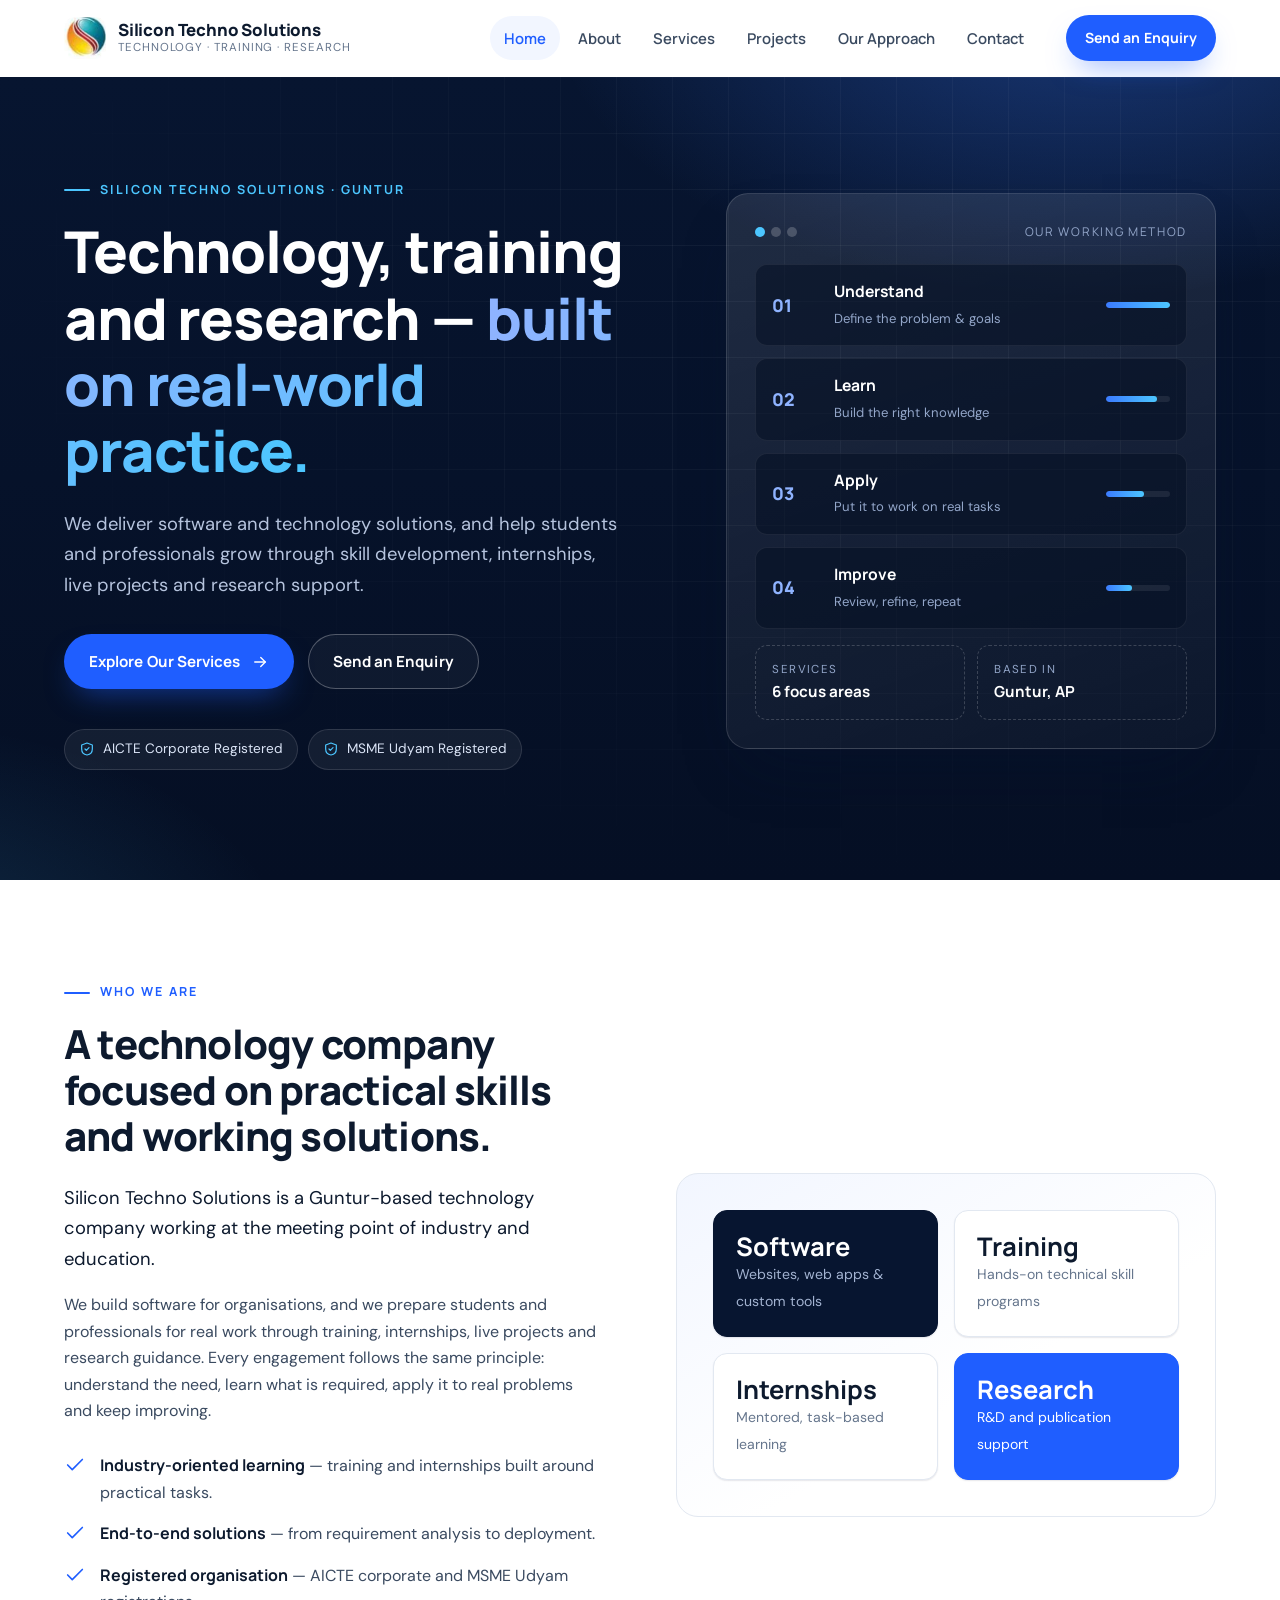
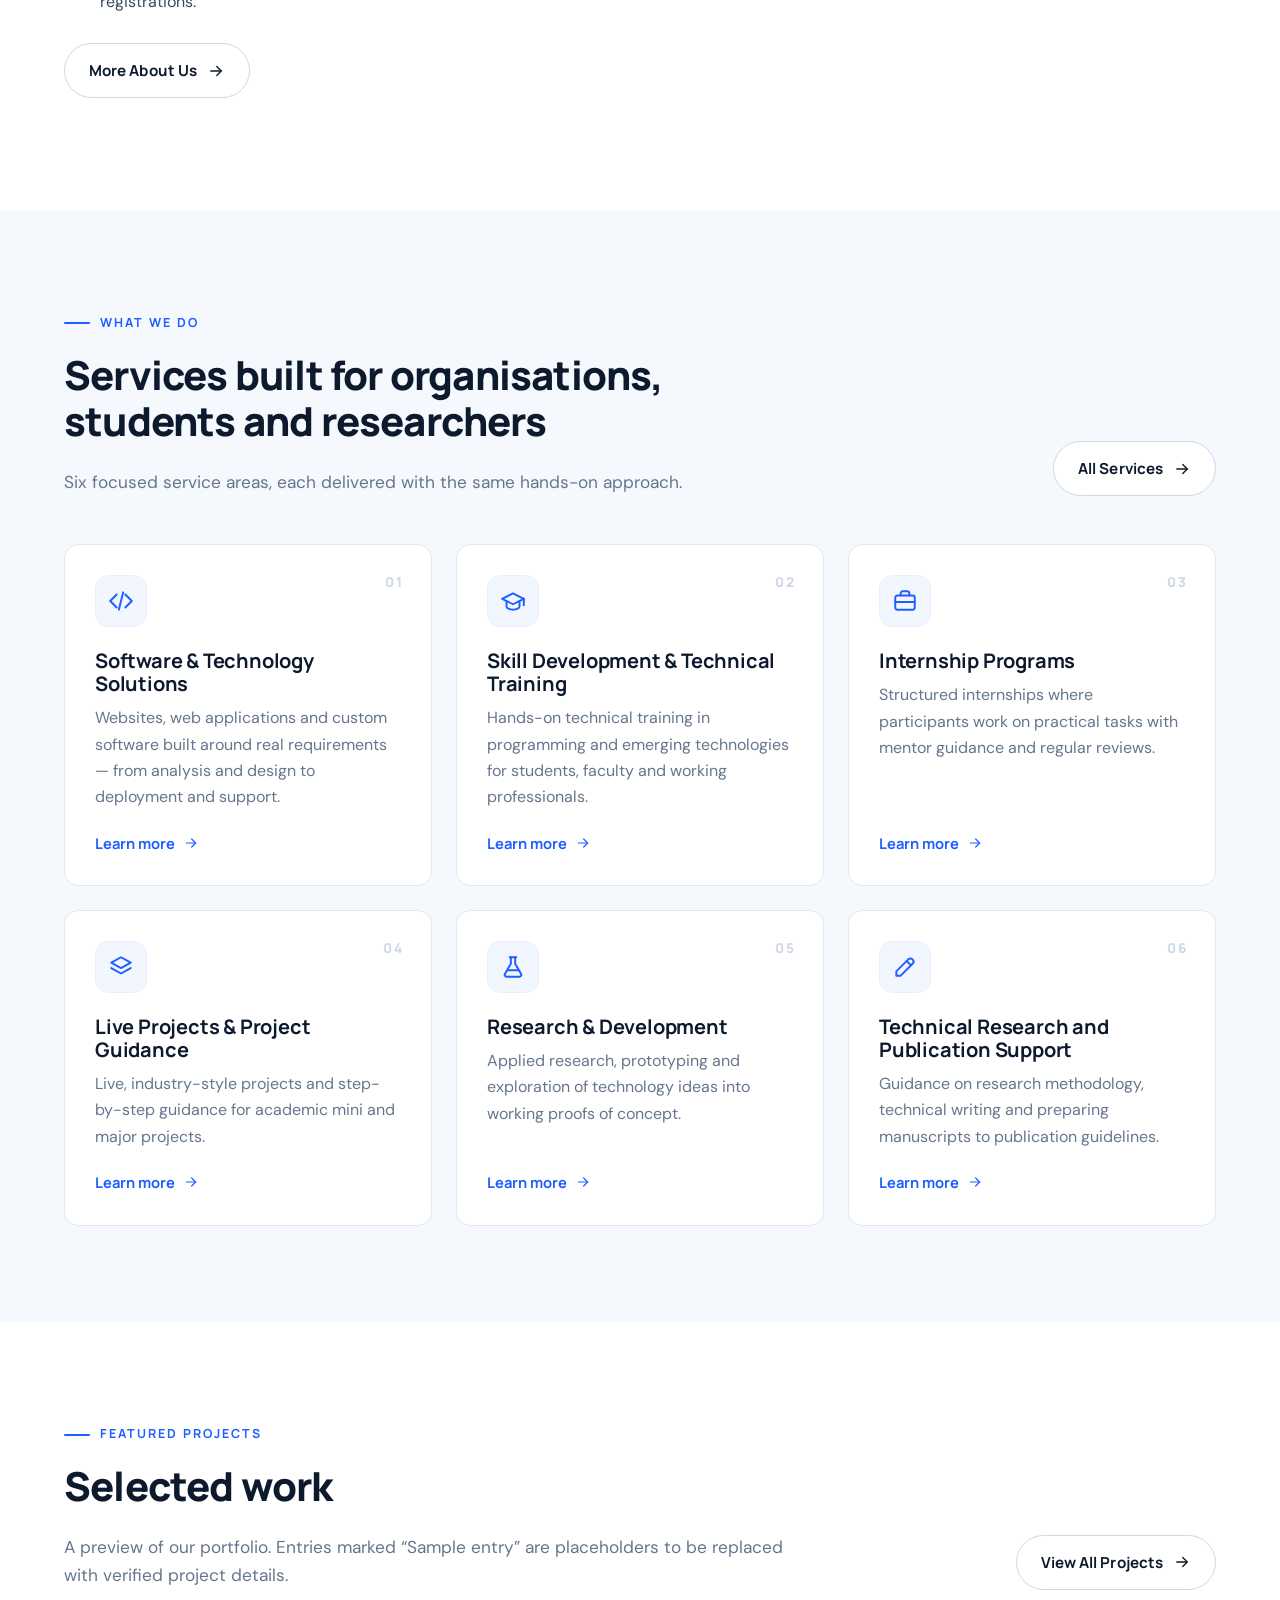
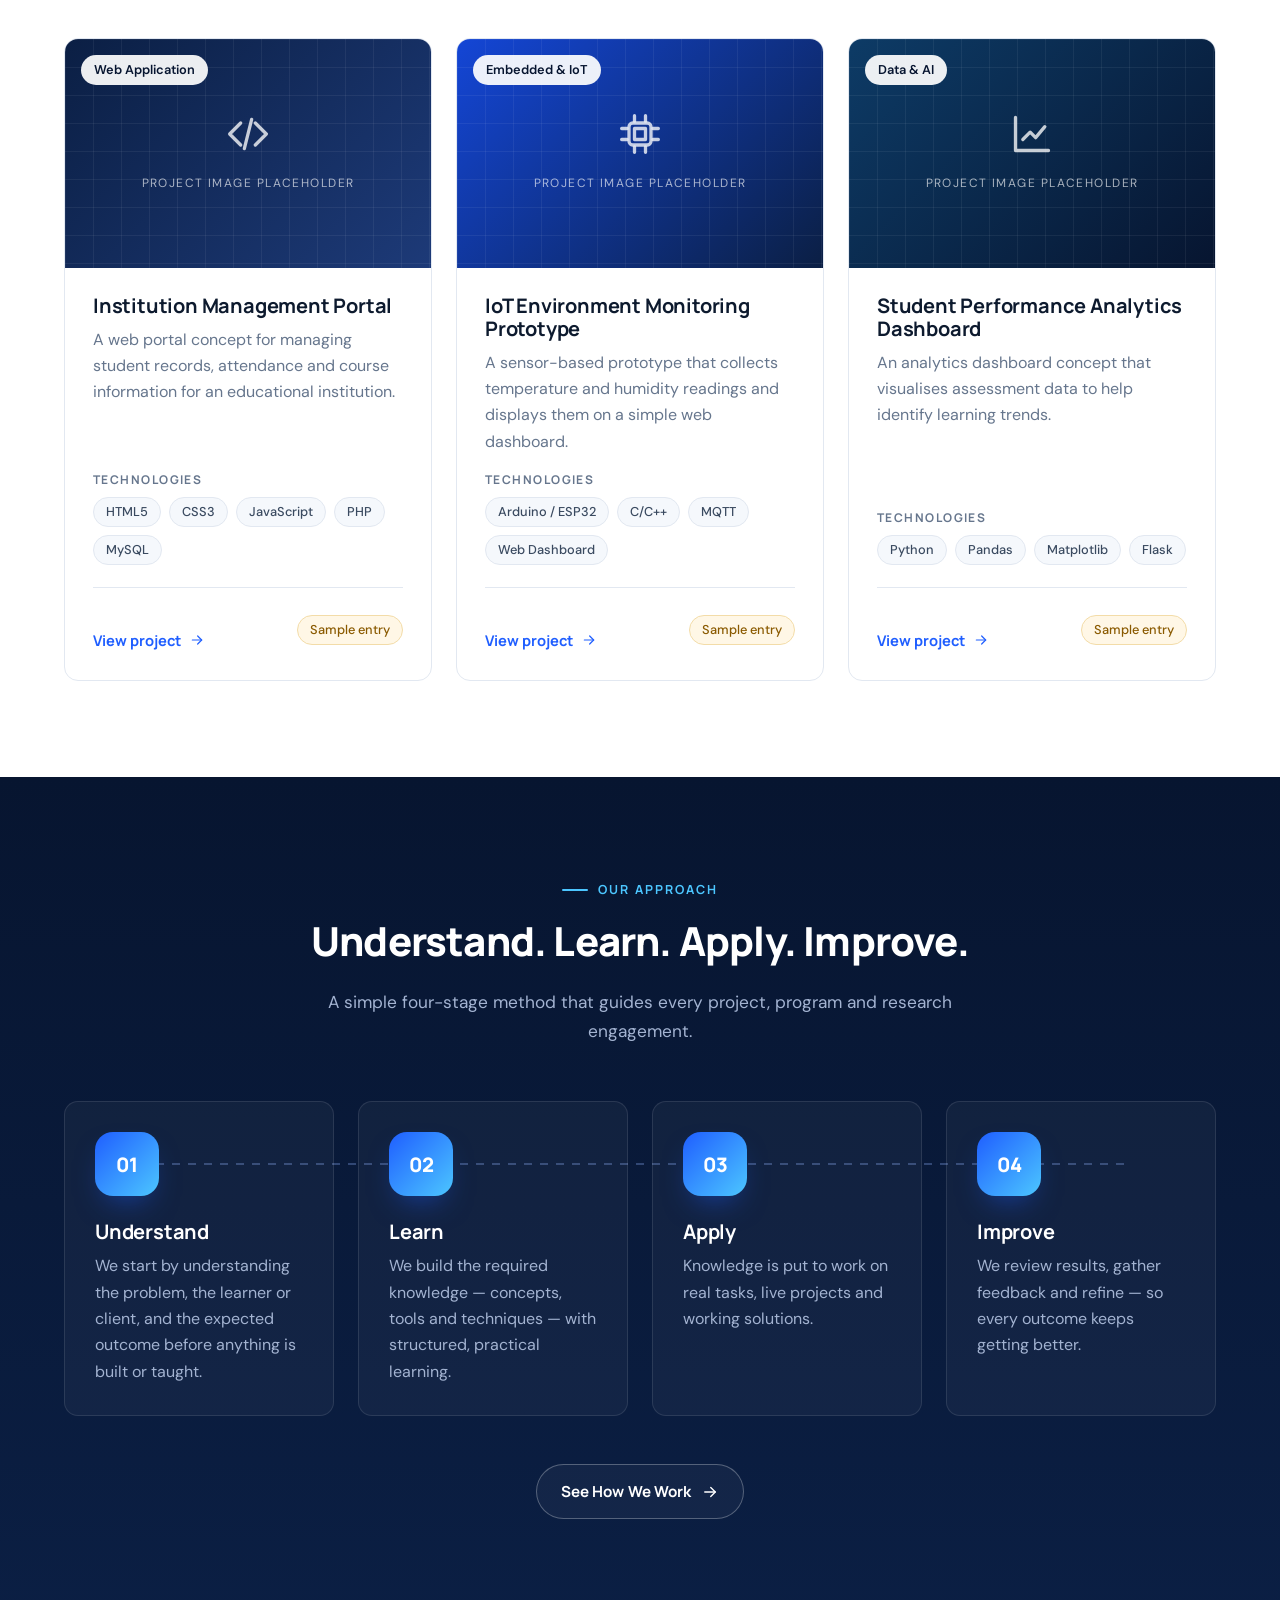
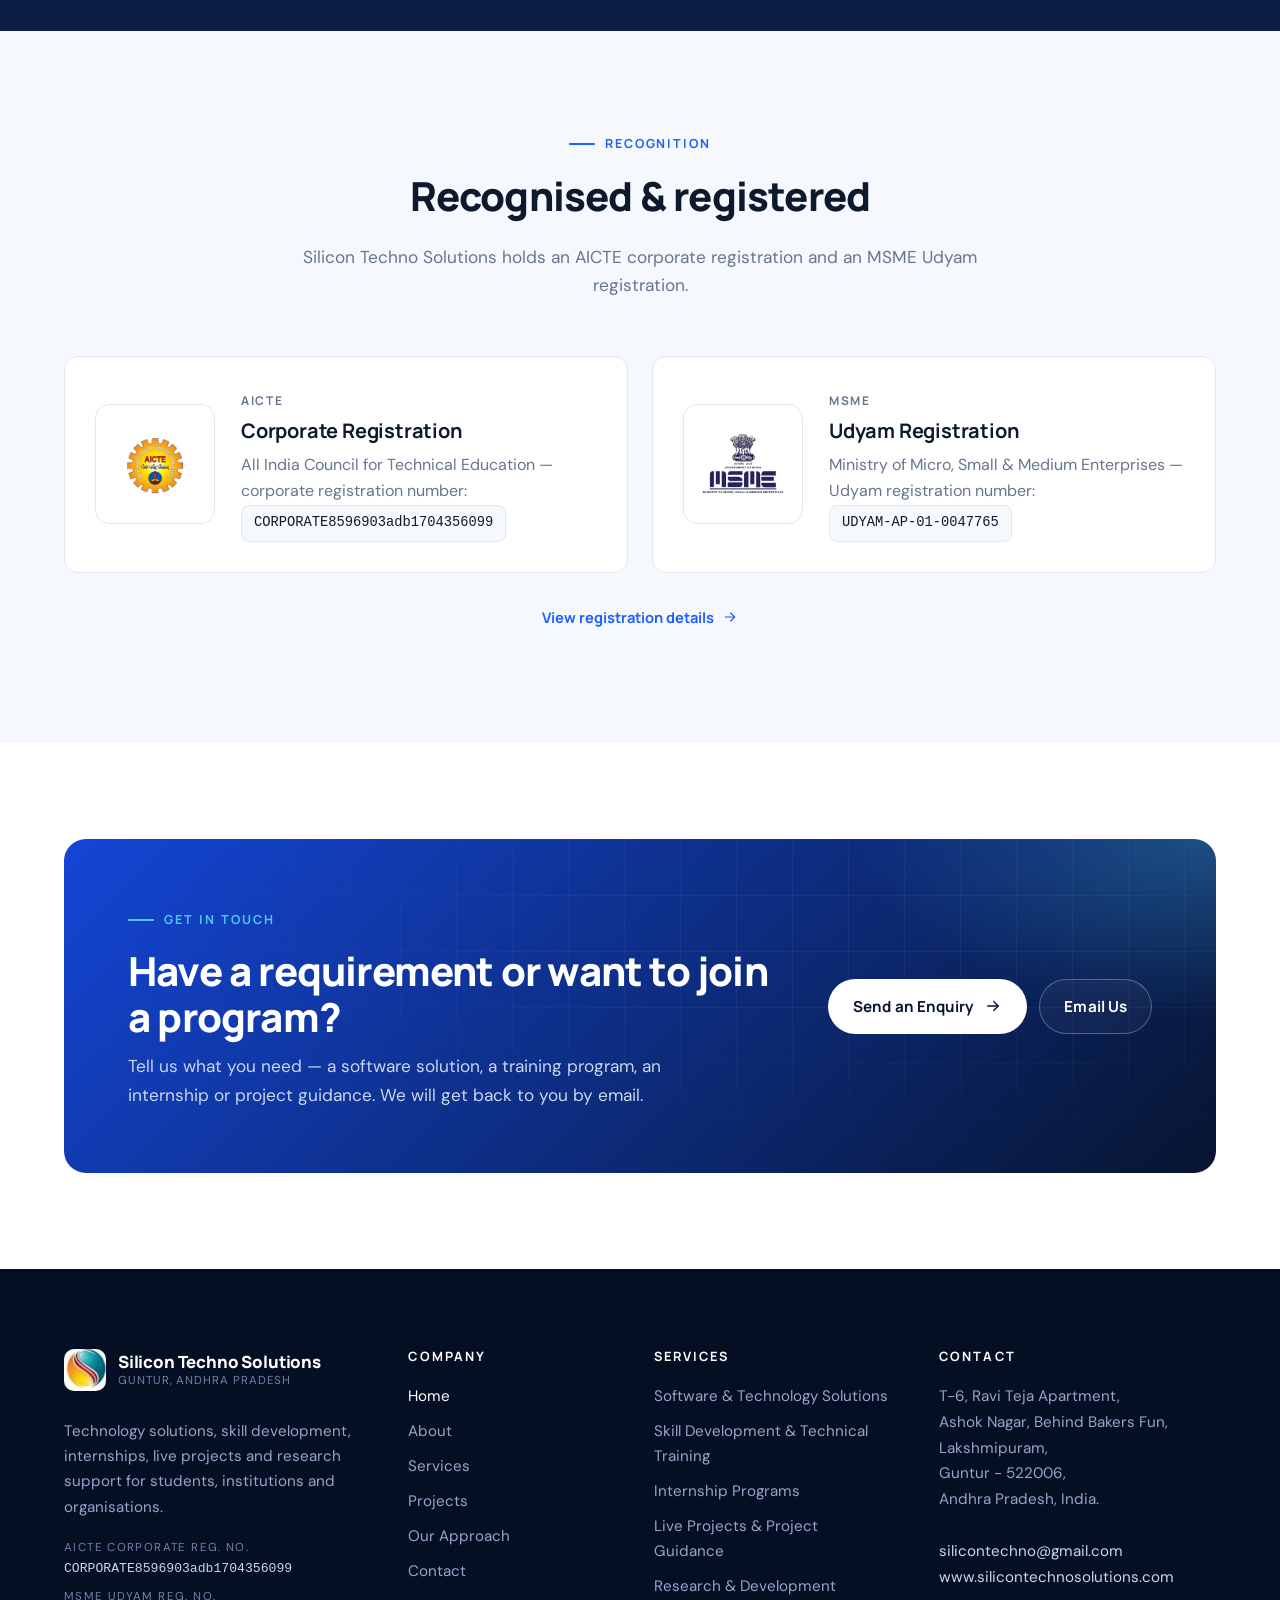
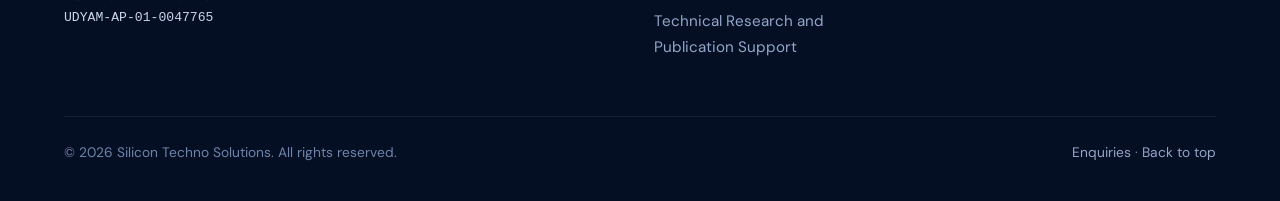
<file: index.html>
<!DOCTYPE html>
<html lang="en" class="no-js">
<head>
  <meta charset="utf-8">
  <meta name="viewport" content="width=device-width, initial-scale=1">
  <title>Silicon Techno Solutions | Software, Training, Internships & Research — Guntur</title>
  <meta name="description" content="Silicon Techno Solutions, Guntur: software and technology solutions, skill development, internships, live projects, R&amp;D and research publication support. AICTE &amp; MSME registered.">
  <meta name="author" content="Silicon Techno Solutions">
  <meta name="theme-color" content="#071530">
  <link rel="canonical" href="https://www.silicontechnosolutions.com/home.html">
  <meta property="og:type" content="website">
  <meta property="og:site_name" content="Silicon Techno Solutions">
  <meta property="og:title" content="Silicon Techno Solutions | Software, Training, Internships & Research — Guntur">
  <meta property="og:description" content="Silicon Techno Solutions, Guntur: software and technology solutions, skill development, internships, live projects, R&amp;D and research publication support. AICTE &amp; MSME registered.">
  <meta property="og:url" content="https://www.silicontechnosolutions.com/home.html">
  <meta name="twitter:card" content="summary">
  <meta name="twitter:title" content="Silicon Techno Solutions | Software, Training, Internships & Research — Guntur">
  <meta name="twitter:description" content="Silicon Techno Solutions, Guntur: software and technology solutions, skill development, internships, live projects, R&amp;D and research publication support. AICTE &amp; MSME registered.">
  <link rel="icon" type="image/png" href="assets/logo.png">
  <link rel="preconnect" href="https://fonts.googleapis.com">
  <link rel="preconnect" href="https://fonts.gstatic.com" crossorigin>
  <link rel="stylesheet" href="https://fonts.googleapis.com/css2?family=DM+Sans:opsz,wght@9..40,400;9..40,500;9..40,600;9..40,700&amp;family=Manrope:wght@500;600;700;800&amp;display=swap">
  <link rel="stylesheet" href="style.css">
  <script src="script.js" defer></script>
</head>
<body>
  <a class="skip-link" href="#main">Skip to main content</a>

  <header class="site-header">
    <div class="container header-inner">
      <a class="brand" href="home.html" aria-label="Silicon Techno Solutions — Home">
        <img src="assets/logo.png" alt="" width="42" height="42">
        <span class="brand-text">
          <span class="brand-name">Silicon Techno Solutions</span>
          <span class="brand-tag">Technology &middot; Training &middot; Research</span>
        </span>
      </a>
      <button class="nav-toggle" type="button" aria-controls="primary-nav" aria-expanded="false" aria-label="Open menu">
        <span></span><span></span><span></span>
      </button>
      <nav class="primary-nav" id="primary-nav" aria-label="Main navigation">
        <ul class="nav-list">
          <li><a href="home.html" aria-current="page">Home</a></li>
          <li><a href="about.html">About</a></li>
          <li><a href="services.html">Services</a></li>
          <li><a href="projects.html">Projects</a></li>
          <li><a href="approach.html">Our Approach</a></li>
          <li><a href="contact.html">Contact</a></li>
        </ul>
        <a class="btn btn-primary btn-sm" href="contact.html#enquiry">Send an Enquiry</a>
      </nav>
    </div>
  </header>

  <main id="main" tabindex="-1">
    <section class="hero" aria-labelledby="hero-title">
      <div class="container">
        <div>
          <span class="eyebrow">Silicon Techno Solutions &middot; Guntur</span>
          <h1 id="hero-title">Technology, training and research — <span class="accent">built on real-world practice.</span></h1>
          <p class="hero-lead">We deliver software and technology solutions, and help students and professionals grow through skill development, internships, live projects and research support.</p>
          <div class="hero-actions">
            <a class="btn btn-primary" href="services.html">Explore Our Services <svg viewBox="0 0 24 24" fill="none" stroke="currentColor" stroke-width="1.8" stroke-linecap="round" stroke-linejoin="round" aria-hidden="true" focusable="false"><path d="M5 12h14"/><path d="m13 6 6 6-6 6"/></svg></a>
            <a class="btn btn-ghost-light" href="contact.html#enquiry">Send an Enquiry</a>
          </div>
          <ul class="hero-badges" aria-label="Registrations">
            <li class="hero-badge"><svg viewBox="0 0 24 24" fill="none" stroke="currentColor" stroke-width="1.8" stroke-linecap="round" stroke-linejoin="round" aria-hidden="true" focusable="false"><path d="M12 3 4 6v6c0 4.5 3.4 8.2 8 9 4.6-.8 8-4.5 8-9V6l-8-3Z"/><path d="m9 12 2 2 4-4"/></svg> AICTE Corporate Registered</li>
            <li class="hero-badge"><svg viewBox="0 0 24 24" fill="none" stroke="currentColor" stroke-width="1.8" stroke-linecap="round" stroke-linejoin="round" aria-hidden="true" focusable="false"><path d="M12 3 4 6v6c0 4.5 3.4 8.2 8 9 4.6-.8 8-4.5 8-9V6l-8-3Z"/><path d="m9 12 2 2 4-4"/></svg> MSME Udyam Registered</li>
          </ul>
        </div>
        <div class="hero-panel reveal" aria-hidden="true">
          <div class="panel-head">
            <div class="panel-dots"><i></i><i></i><i></i></div>
            <span class="panel-label">Our working method</span>
          </div>
          <ol class="panel-steps">
            <li><span class="num">01</span><div><strong>Understand</strong><small>Define the problem &amp; goals</small></div><span class="bar"><b style="width:100%"></b></span></li>
            <li><span class="num">02</span><div><strong>Learn</strong><small>Build the right knowledge</small></div><span class="bar"><b style="width:80%"></b></span></li>
            <li><span class="num">03</span><div><strong>Apply</strong><small>Put it to work on real tasks</small></div><span class="bar"><b style="width:60%"></b></span></li>
            <li><span class="num">04</span><div><strong>Improve</strong><small>Review, refine, repeat</small></div><span class="bar"><b style="width:40%"></b></span></li>
          </ol>
          <div class="panel-foot">
            <div class="panel-chip"><span>Services</span><strong>6 focus areas</strong></div>
            <div class="panel-chip"><span>Based in</span><strong>Guntur, AP</strong></div>
          </div>
        </div>
      </div>
    </section>

    <section class="section" aria-labelledby="intro-title">
      <div class="container split">
        <div class="reveal">
          <span class="eyebrow">Who we are</span>
          <h2 id="intro-title">A technology company focused on practical skills and working solutions.</h2>
          <p class="lead">Silicon Techno Solutions is a Guntur-based technology company working at the meeting point of industry and education.</p>
          <p>We build software for organisations, and we prepare students and professionals for real work through training, internships, live projects and research guidance. Every engagement follows the same principle: understand the need, learn what is required, apply it to real problems and keep improving.</p>
          <ul class="fact-list">
            <li><svg viewBox="0 0 24 24" fill="none" stroke="currentColor" stroke-width="1.8" stroke-linecap="round" stroke-linejoin="round" aria-hidden="true" focusable="false"><path d="M20 6 9 17l-5-5"/></svg><span><strong>Industry-oriented learning</strong> — training and internships built around practical tasks.</span></li>
            <li><svg viewBox="0 0 24 24" fill="none" stroke="currentColor" stroke-width="1.8" stroke-linecap="round" stroke-linejoin="round" aria-hidden="true" focusable="false"><path d="M20 6 9 17l-5-5"/></svg><span><strong>End-to-end solutions</strong> — from requirement analysis to deployment.</span></li>
            <li><svg viewBox="0 0 24 24" fill="none" stroke="currentColor" stroke-width="1.8" stroke-linecap="round" stroke-linejoin="round" aria-hidden="true" focusable="false"><path d="M20 6 9 17l-5-5"/></svg><span><strong>Registered organisation</strong> — AICTE corporate and MSME Udyam registrations.</span></li>
          </ul>
          <p style="margin-top:28px"><a class="btn btn-outline" href="about.html">More About Us <svg viewBox="0 0 24 24" fill="none" stroke="currentColor" stroke-width="1.8" stroke-linecap="round" stroke-linejoin="round" aria-hidden="true" focusable="false"><path d="M5 12h14"/><path d="m13 6 6 6-6 6"/></svg></a></p>
        </div>
        <div class="intro-visual reveal reveal-delay-1">
          <div class="kpis">
            <div class="kpi is-navy"><strong>Software</strong><span>Websites, web apps &amp; custom tools</span></div>
            <div class="kpi"><strong>Training</strong><span>Hands-on technical skill programs</span></div>
            <div class="kpi"><strong>Internships</strong><span>Mentored, task-based learning</span></div>
            <div class="kpi is-blue"><strong>Research</strong><span>R&amp;D and publication support</span></div>
          </div>
        </div>
      </div>
    </section>

    <section class="section section--alt" aria-labelledby="services-title">
      <div class="container">
        <div class="section-head-row">
          <div class="section-head reveal">
            <span class="eyebrow">What we do</span>
            <h2 id="services-title">Services built for organisations, students and researchers</h2>
            <p>Six focused service areas, each delivered with the same hands-on approach.</p>
          </div>
          <a class="btn btn-outline reveal" href="services.html">All Services <svg viewBox="0 0 24 24" fill="none" stroke="currentColor" stroke-width="1.8" stroke-linecap="round" stroke-linejoin="round" aria-hidden="true" focusable="false"><path d="M5 12h14"/><path d="m13 6 6 6-6 6"/></svg></a>
        </div>
        <div class="grid grid-3">
          <article class="card service-card reveal reveal-delay-0">
            <span class="num">01</span>
            <div class="icon-box"><svg viewBox="0 0 24 24" fill="none" stroke="currentColor" stroke-width="1.8" stroke-linecap="round" stroke-linejoin="round" aria-hidden="true" focusable="false"><path d="m16 18 6-6-6-6"/><path d="m8 6-6 6 6 6"/><path d="m14 4-4 16"/></svg></div>
            <h3>Software &amp; Technology Solutions</h3>
            <p>Websites, web applications and custom software built around real requirements — from analysis and design to deployment and support.</p>
            <a class="link-arrow" href="services.html#software">Learn more <span class="sr-only">about Software &amp; Technology Solutions</span><svg viewBox="0 0 24 24" fill="none" stroke="currentColor" stroke-width="1.8" stroke-linecap="round" stroke-linejoin="round" aria-hidden="true" focusable="false"><path d="M5 12h14"/><path d="m13 6 6 6-6 6"/></svg></a>
          </article>
          <article class="card service-card reveal reveal-delay-1">
            <span class="num">02</span>
            <div class="icon-box"><svg viewBox="0 0 24 24" fill="none" stroke="currentColor" stroke-width="1.8" stroke-linecap="round" stroke-linejoin="round" aria-hidden="true" focusable="false"><path d="M22 10 12 5 2 10l10 5 10-5Z"/><path d="M6 12v5c0 1.5 2.7 3 6 3s6-1.5 6-3v-5"/><path d="M22 10v6"/></svg></div>
            <h3>Skill Development &amp; Technical Training</h3>
            <p>Hands-on technical training in programming and emerging technologies for students, faculty and working professionals.</p>
            <a class="link-arrow" href="services.html#training">Learn more <span class="sr-only">about Skill Development &amp; Technical Training</span><svg viewBox="0 0 24 24" fill="none" stroke="currentColor" stroke-width="1.8" stroke-linecap="round" stroke-linejoin="round" aria-hidden="true" focusable="false"><path d="M5 12h14"/><path d="m13 6 6 6-6 6"/></svg></a>
          </article>
          <article class="card service-card reveal reveal-delay-2">
            <span class="num">03</span>
            <div class="icon-box"><svg viewBox="0 0 24 24" fill="none" stroke="currentColor" stroke-width="1.8" stroke-linecap="round" stroke-linejoin="round" aria-hidden="true" focusable="false"><rect x="3" y="7" width="18" height="13" rx="2"/><path d="M8 7V5a2 2 0 0 1 2-2h4a2 2 0 0 1 2 2v2"/><path d="M3 13h18"/></svg></div>
            <h3>Internship Programs</h3>
            <p>Structured internships where participants work on practical tasks with mentor guidance and regular reviews.</p>
            <a class="link-arrow" href="services.html#internship">Learn more <span class="sr-only">about Internship Programs</span><svg viewBox="0 0 24 24" fill="none" stroke="currentColor" stroke-width="1.8" stroke-linecap="round" stroke-linejoin="round" aria-hidden="true" focusable="false"><path d="M5 12h14"/><path d="m13 6 6 6-6 6"/></svg></a>
          </article>
          <article class="card service-card reveal reveal-delay-0">
            <span class="num">04</span>
            <div class="icon-box"><svg viewBox="0 0 24 24" fill="none" stroke="currentColor" stroke-width="1.8" stroke-linecap="round" stroke-linejoin="round" aria-hidden="true" focusable="false"><path d="m12 3 9 5-9 5-9-5 9-5Z"/><path d="m3 13 9 5 9-5"/></svg></div>
            <h3>Live Projects &amp; Project Guidance</h3>
            <p>Live, industry-style projects and step-by-step guidance for academic mini and major projects.</p>
            <a class="link-arrow" href="services.html#projects">Learn more <span class="sr-only">about Live Projects &amp; Project Guidance</span><svg viewBox="0 0 24 24" fill="none" stroke="currentColor" stroke-width="1.8" stroke-linecap="round" stroke-linejoin="round" aria-hidden="true" focusable="false"><path d="M5 12h14"/><path d="m13 6 6 6-6 6"/></svg></a>
          </article>
          <article class="card service-card reveal reveal-delay-1">
            <span class="num">05</span>
            <div class="icon-box"><svg viewBox="0 0 24 24" fill="none" stroke="currentColor" stroke-width="1.8" stroke-linecap="round" stroke-linejoin="round" aria-hidden="true" focusable="false"><path d="M9 3h6"/><path d="M10 3v6L4.5 18.5A1.7 1.7 0 0 0 6 21h12a1.7 1.7 0 0 0 1.5-2.5L14 9V3"/><path d="M7 15h10"/></svg></div>
            <h3>Research &amp; Development</h3>
            <p>Applied research, prototyping and exploration of technology ideas into working proofs of concept.</p>
            <a class="link-arrow" href="services.html#research">Learn more <span class="sr-only">about Research &amp; Development</span><svg viewBox="0 0 24 24" fill="none" stroke="currentColor" stroke-width="1.8" stroke-linecap="round" stroke-linejoin="round" aria-hidden="true" focusable="false"><path d="M5 12h14"/><path d="m13 6 6 6-6 6"/></svg></a>
          </article>
          <article class="card service-card reveal reveal-delay-2">
            <span class="num">06</span>
            <div class="icon-box"><svg viewBox="0 0 24 24" fill="none" stroke="currentColor" stroke-width="1.8" stroke-linecap="round" stroke-linejoin="round" aria-hidden="true" focusable="false"><path d="M4 20h4L19 9a2.8 2.8 0 0 0-4-4L4 16v4Z"/><path d="m13.5 6.5 4 4"/></svg></div>
            <h3>Technical Research and Publication Support</h3>
            <p>Guidance on research methodology, technical writing and preparing manuscripts to publication guidelines.</p>
            <a class="link-arrow" href="services.html#publication">Learn more <span class="sr-only">about Technical Research and Publication Support</span><svg viewBox="0 0 24 24" fill="none" stroke="currentColor" stroke-width="1.8" stroke-linecap="round" stroke-linejoin="round" aria-hidden="true" focusable="false"><path d="M5 12h14"/><path d="m13 6 6 6-6 6"/></svg></a>
          </article>
        </div>
      </div>
    </section>

    <section class="section" aria-labelledby="featured-title">
      <div class="container">
        <div class="section-head-row">
          <div class="section-head reveal">
            <span class="eyebrow">Featured projects</span>
            <h2 id="featured-title">Selected work</h2>
            <p>A preview of our portfolio. Entries marked &ldquo;Sample entry&rdquo; are placeholders to be replaced with verified project details.</p>
          </div>
          <a class="btn btn-outline reveal" href="projects.html">View All Projects <svg viewBox="0 0 24 24" fill="none" stroke="currentColor" stroke-width="1.8" stroke-linecap="round" stroke-linejoin="round" aria-hidden="true" focusable="false"><path d="M5 12h14"/><path d="m13 6 6 6-6 6"/></svg></a>
        </div>
        <div class="grid grid-3">
            <article class="card project-card reveal reveal-delay-0" data-category="web">
              <div class="project-media " role="img" aria-label="Project image placeholder for Institution Management Portal">
                <span class="tag">Web Application</span>
                <div class="project-media-inner"><svg viewBox="0 0 24 24" fill="none" stroke="currentColor" stroke-width="1.8" stroke-linecap="round" stroke-linejoin="round" aria-hidden="true" focusable="false"><path d="m16 18 6-6-6-6"/><path d="m8 6-6 6 6 6"/><path d="m14 4-4 16"/></svg><small>Project image placeholder</small></div>
              </div>
              <div class="project-body">
                <h3>Institution Management Portal</h3>
                <p>A web portal concept for managing student records, attendance and course information for an educational institution.</p>
                <div class="project-tech">
                  <h4>Technologies</h4>
                  <ul class="tag-list"><li class="tag">HTML5</li><li class="tag">CSS3</li><li class="tag">JavaScript</li><li class="tag">PHP</li><li class="tag">MySQL</li></ul>
                </div>
                <div class="project-actions">
                  <a class="link-arrow" href="projects.html#project-portal">View project <span class="sr-only">Institution Management Portal</span><svg viewBox="0 0 24 24" fill="none" stroke="currentColor" stroke-width="1.8" stroke-linecap="round" stroke-linejoin="round" aria-hidden="true" focusable="false"><path d="M5 12h14"/><path d="m13 6 6 6-6 6"/></svg></a>
                  <span class="tag tag-placeholder">Sample entry</span>
                </div>
              </div>
            </article>
            <article class="card project-card reveal reveal-delay-1" data-category="iot">
              <div class="project-media alt-1" role="img" aria-label="Project image placeholder for IoT Environment Monitoring Prototype">
                <span class="tag">Embedded &amp; IoT</span>
                <div class="project-media-inner"><svg viewBox="0 0 24 24" fill="none" stroke="currentColor" stroke-width="1.8" stroke-linecap="round" stroke-linejoin="round" aria-hidden="true" focusable="false"><rect x="6" y="6" width="12" height="12" rx="2"/><rect x="9" y="9" width="6" height="6"/><path d="M9 2v3M15 2v3M9 19v3M15 19v3M2 9h3M2 15h3M19 9h3M19 15h3"/></svg><small>Project image placeholder</small></div>
              </div>
              <div class="project-body">
                <h3>IoT Environment Monitoring Prototype</h3>
                <p>A sensor-based prototype that collects temperature and humidity readings and displays them on a simple web dashboard.</p>
                <div class="project-tech">
                  <h4>Technologies</h4>
                  <ul class="tag-list"><li class="tag">Arduino / ESP32</li><li class="tag">C/C++</li><li class="tag">MQTT</li><li class="tag">Web Dashboard</li></ul>
                </div>
                <div class="project-actions">
                  <a class="link-arrow" href="projects.html#project-iot">View project <span class="sr-only">IoT Environment Monitoring Prototype</span><svg viewBox="0 0 24 24" fill="none" stroke="currentColor" stroke-width="1.8" stroke-linecap="round" stroke-linejoin="round" aria-hidden="true" focusable="false"><path d="M5 12h14"/><path d="m13 6 6 6-6 6"/></svg></a>
                  <span class="tag tag-placeholder">Sample entry</span>
                </div>
              </div>
            </article>
            <article class="card project-card reveal reveal-delay-2" data-category="data">
              <div class="project-media alt-2" role="img" aria-label="Project image placeholder for Student Performance Analytics Dashboard">
                <span class="tag">Data &amp; AI</span>
                <div class="project-media-inner"><svg viewBox="0 0 24 24" fill="none" stroke="currentColor" stroke-width="1.8" stroke-linecap="round" stroke-linejoin="round" aria-hidden="true" focusable="false"><path d="M3 3v18h18"/><path d="m7 15 4-4 3 3 5-6"/></svg><small>Project image placeholder</small></div>
              </div>
              <div class="project-body">
                <h3>Student Performance Analytics Dashboard</h3>
                <p>An analytics dashboard concept that visualises assessment data to help identify learning trends.</p>
                <div class="project-tech">
                  <h4>Technologies</h4>
                  <ul class="tag-list"><li class="tag">Python</li><li class="tag">Pandas</li><li class="tag">Matplotlib</li><li class="tag">Flask</li></ul>
                </div>
                <div class="project-actions">
                  <a class="link-arrow" href="projects.html#project-analytics">View project <span class="sr-only">Student Performance Analytics Dashboard</span><svg viewBox="0 0 24 24" fill="none" stroke="currentColor" stroke-width="1.8" stroke-linecap="round" stroke-linejoin="round" aria-hidden="true" focusable="false"><path d="M5 12h14"/><path d="m13 6 6 6-6 6"/></svg></a>
                  <span class="tag tag-placeholder">Sample entry</span>
                </div>
              </div>
            </article>
        </div>
      </div>
    </section>

    <section class="section section--dark" aria-labelledby="approach-title">
      <div class="container">
        <div class="section-head center reveal">
          <span class="eyebrow">Our approach</span>
          <h2 id="approach-title">Understand. Learn. Apply. Improve.</h2>
          <p>A simple four-stage method that guides every project, program and research engagement.</p>
        </div>
        <ol class="approach-steps with-line">
          <li class="approach-step reveal reveal-delay-0">
            <div class="card card-dark">
              <span class="approach-num">01</span>
              <h3>Understand</h3>
              <p>We start by understanding the problem, the learner or client, and the expected outcome before anything is built or taught.</p>
            </div>
          </li>
          <li class="approach-step reveal reveal-delay-1">
            <div class="card card-dark">
              <span class="approach-num">02</span>
              <h3>Learn</h3>
              <p>We build the required knowledge — concepts, tools and techniques — with structured, practical learning.</p>
            </div>
          </li>
          <li class="approach-step reveal reveal-delay-2">
            <div class="card card-dark">
              <span class="approach-num">03</span>
              <h3>Apply</h3>
              <p>Knowledge is put to work on real tasks, live projects and working solutions.</p>
            </div>
          </li>
          <li class="approach-step reveal reveal-delay-3">
            <div class="card card-dark">
              <span class="approach-num">04</span>
              <h3>Improve</h3>
              <p>We review results, gather feedback and refine — so every outcome keeps getting better.</p>
            </div>
          </li>
        </ol>
        <p style="text-align:center;margin-top:48px"><a class="btn btn-ghost-light" href="approach.html">See How We Work <svg viewBox="0 0 24 24" fill="none" stroke="currentColor" stroke-width="1.8" stroke-linecap="round" stroke-linejoin="round" aria-hidden="true" focusable="false"><path d="M5 12h14"/><path d="m13 6 6 6-6 6"/></svg></a></p>
      </div>
    </section>

    <section class="section section--alt" aria-labelledby="recognition-title">
      <div class="container">
        <div class="section-head center reveal">
          <span class="eyebrow">Recognition</span>
          <h2 id="recognition-title">Recognised &amp; registered</h2>
          <p>Silicon Techno Solutions holds an AICTE corporate registration and an MSME Udyam registration.</p>
        </div>
        <div class="reg-panel">
          <article class="card recog-card reveal">
            <div class="recog-logo"><img src="assets/aicte-logo.jpg" alt="AICTE logo (placeholder image)" width="120" height="120" loading="lazy"></div>
            <div>
              <span class="label">AICTE</span>
              <h3>Corporate Registration</h3>
              <p>All India Council for Technical Education — corporate registration number:</p>
              <p><span class="reg-no">CORPORATE8596903adb1704356099</span></p>
            </div>
          </article>
          <article class="card recog-card reveal reveal-delay-1">
            <div class="recog-logo"><img src="assets/msme-logo.jpg" alt="MSME logo (placeholder image)" width="120" height="120" loading="lazy"></div>
            <div>
              <span class="label">MSME</span>
              <h3>Udyam Registration</h3>
              <p>Ministry of Micro, Small &amp; Medium Enterprises — Udyam registration number:</p>
              <p><span class="reg-no">UDYAM-AP-01-0047765</span></p>
            </div>
          </article>
        </div>
        <p style="text-align:center;margin-top:32px"><a class="link-arrow" href="contact.html#registrations">View registration details <svg viewBox="0 0 24 24" fill="none" stroke="currentColor" stroke-width="1.8" stroke-linecap="round" stroke-linejoin="round" aria-hidden="true" focusable="false"><path d="M5 12h14"/><path d="m13 6 6 6-6 6"/></svg></a></p>
      </div>
    </section>

    <section class="section">
      <div class="container">
        <div class="cta-band reveal">
          <div>
            <span class="eyebrow">Get in touch</span>
            <h2 id="cta-title">Have a requirement or want to join a program?</h2>
            <p>Tell us what you need — a software solution, a training program, an internship or project guidance. We will get back to you by email.</p>
          </div>
          <div class="cta-actions">
            <a class="btn btn-white" href="contact.html#enquiry">Send an Enquiry <svg viewBox="0 0 24 24" fill="none" stroke="currentColor" stroke-width="1.8" stroke-linecap="round" stroke-linejoin="round" aria-hidden="true" focusable="false"><path d="M5 12h14"/><path d="m13 6 6 6-6 6"/></svg></a>
            <a class="btn btn-ghost-light" href="mailto:silicontechno@gmail.com">Email Us</a>
          </div>
        </div>
      </div>
    </section>
  </main>

  <footer class="site-footer">
    <div class="container">
      <div class="footer-grid">
        <div>
          <a class="brand" href="home.html" aria-label="Silicon Techno Solutions — Home">
            <img src="assets/logo.png" alt="" width="42" height="42">
            <span class="brand-text">
              <span class="brand-name">Silicon Techno Solutions</span>
              <span class="brand-tag">Guntur, Andhra Pradesh</span>
            </span>
          </a>
          <p class="footer-about">Technology solutions, skill development, internships, live projects and research support for students, institutions and organisations.</p>
          <div class="footer-reg">
            <div><span>AICTE Corporate Reg. No.</span><code>CORPORATE8596903adb1704356099</code></div>
            <div><span>MSME Udyam Reg. No.</span><code>UDYAM-AP-01-0047765</code></div>
          </div>
        </div>
        <nav aria-label="Footer navigation">
          <h2>Company</h2>
          <ul class="footer-links">
            <li><a href="home.html" aria-current="page">Home</a></li>
            <li><a href="about.html">About</a></li>
            <li><a href="services.html">Services</a></li>
            <li><a href="projects.html">Projects</a></li>
            <li><a href="approach.html">Our Approach</a></li>
            <li><a href="contact.html">Contact</a></li>
          </ul>
        </nav>
        <nav aria-label="Footer services">
          <h2>Services</h2>
          <ul class="footer-links">
            <li><a href="services.html#software">Software &amp; Technology Solutions</a></li>
            <li><a href="services.html#training">Skill Development &amp; Technical Training</a></li>
            <li><a href="services.html#internship">Internship Programs</a></li>
            <li><a href="services.html#projects">Live Projects &amp; Project Guidance</a></li>
            <li><a href="services.html#research">Research &amp; Development</a></li>
            <li><a href="services.html#publication">Technical Research and Publication Support</a></li>
          </ul>
        </nav>
        <div>
          <h2>Contact</h2>
          <address>
            T-6, Ravi Teja Apartment,<br>Ashok Nagar, Behind Bakers Fun,<br>Lakshmipuram,<br>Guntur - 522006,<br>Andhra Pradesh, India.<br><br>
            <a href="mailto:silicontechno@gmail.com">silicontechno@gmail.com</a><br>
            <a href="https://www.silicontechnosolutions.com/" rel="noopener">www.silicontechnosolutions.com</a>
          </address>
        </div>
      </div>
      <div class="footer-bottom">
        <p>&copy; <span data-year>2026</span> Silicon Techno Solutions. All rights reserved.</p>
        <p><a href="contact.html#enquiry">Enquiries</a> &middot; <a href="#main">Back to top</a></p>
      </div>
    </div>
  </footer>

  <button class="back-to-top" type="button" aria-label="Back to top"><svg viewBox="0 0 24 24" fill="none" stroke="currentColor" stroke-width="1.8" stroke-linecap="round" stroke-linejoin="round" aria-hidden="true" focusable="false"><path d="M12 19V5"/><path d="m5 12 7-7 7 7"/></svg></button>
</body>
</html>
</file>
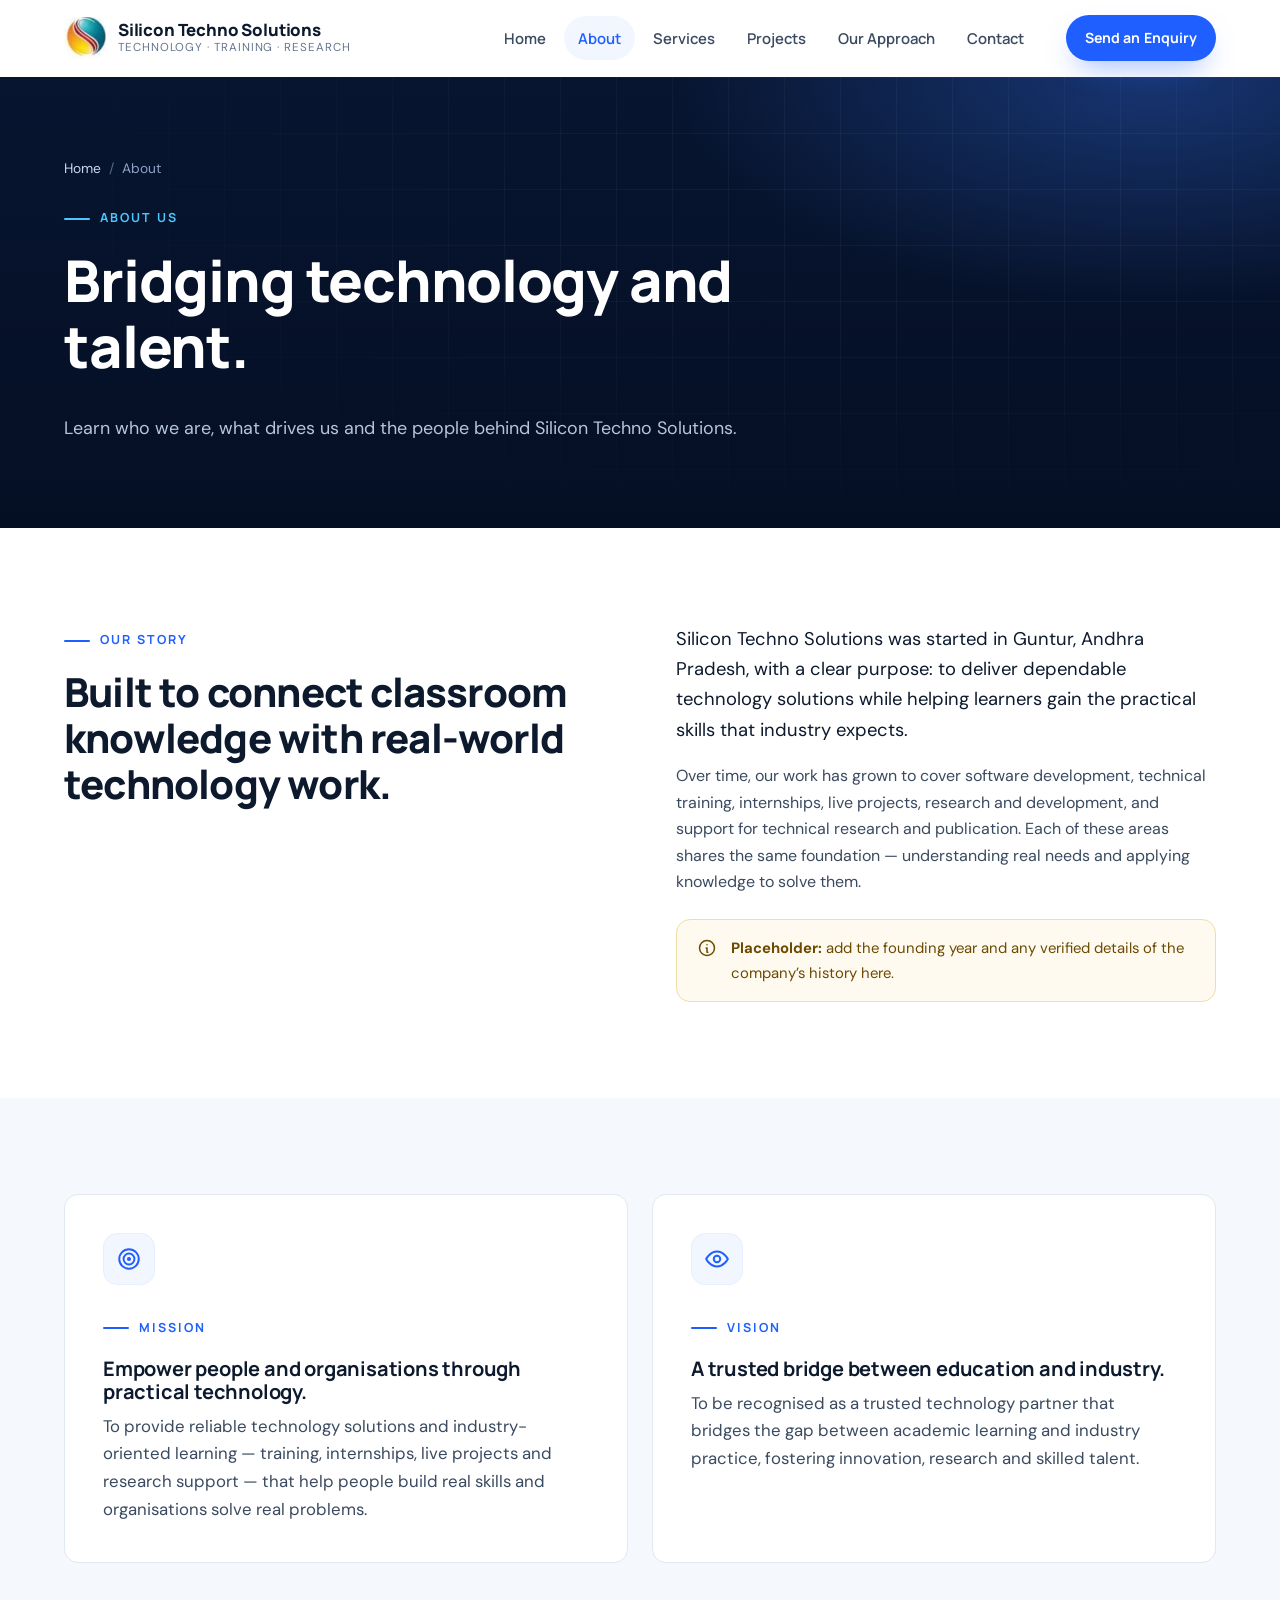
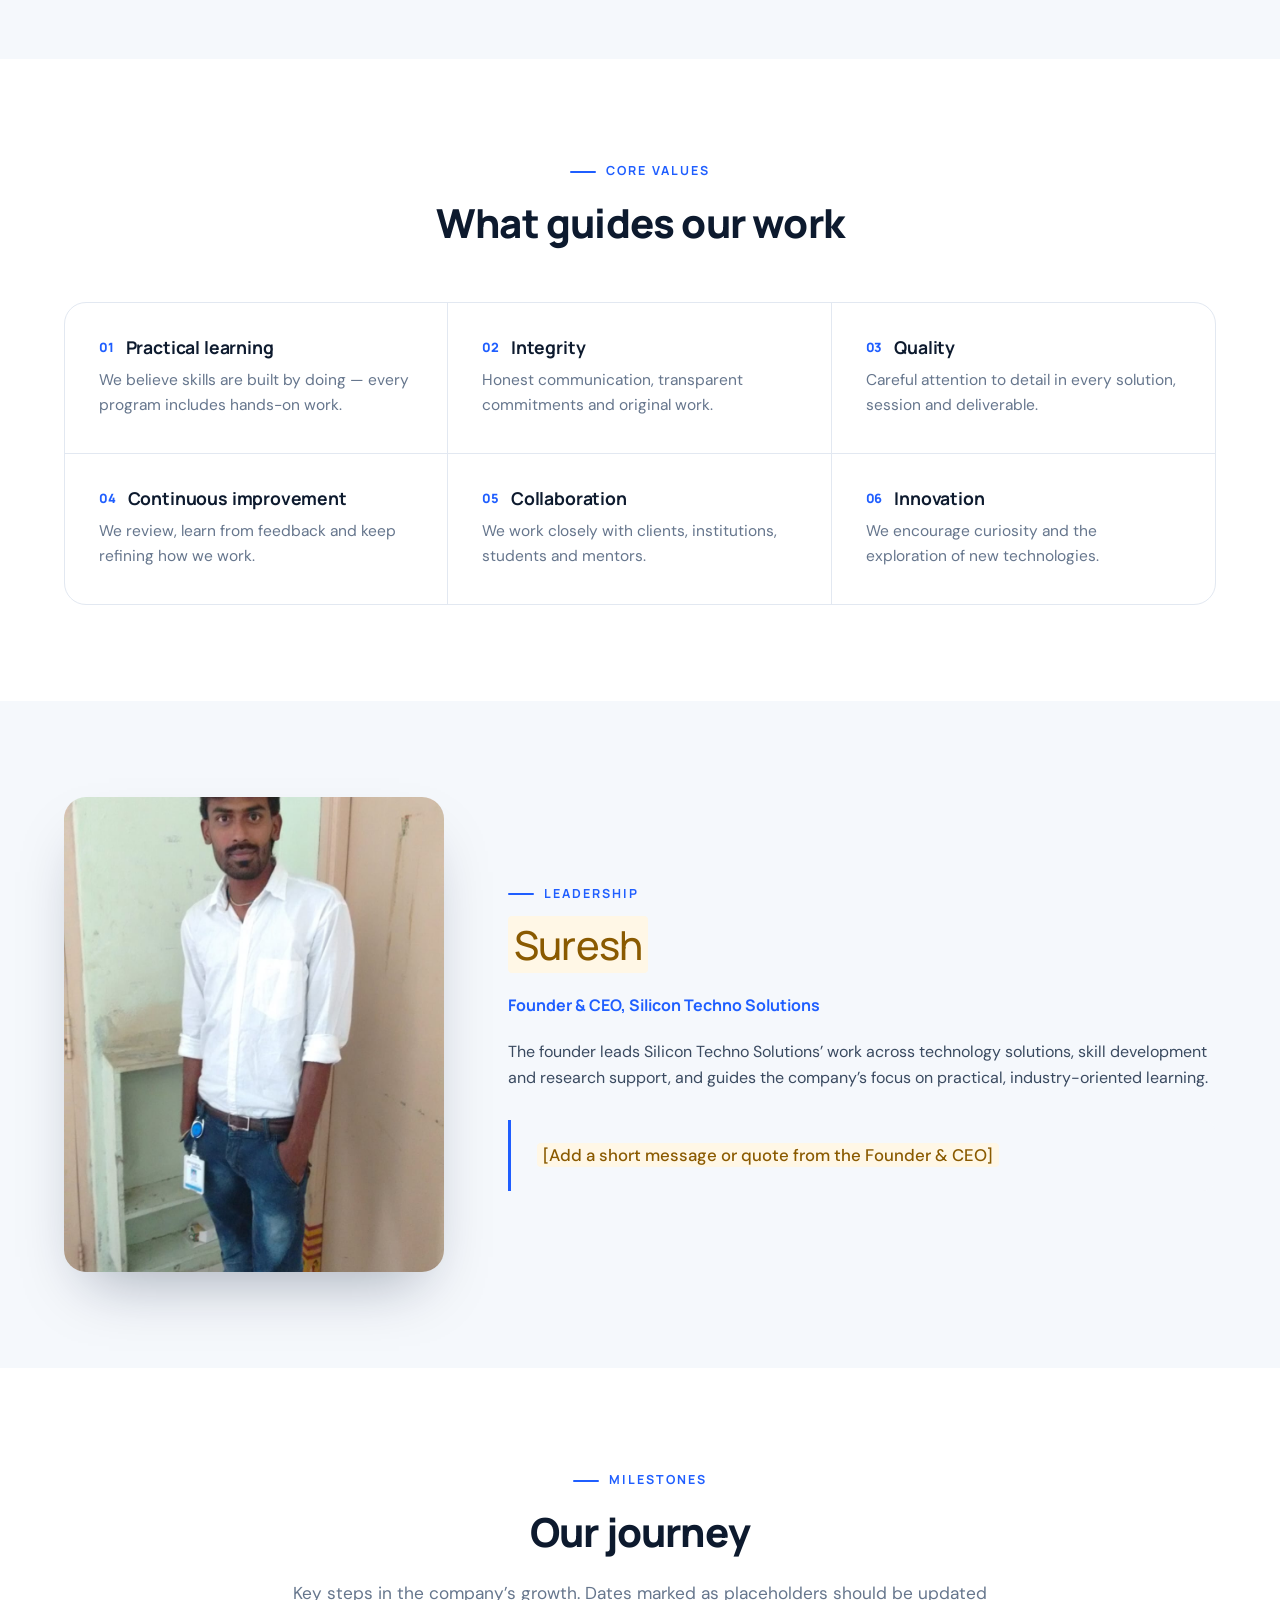
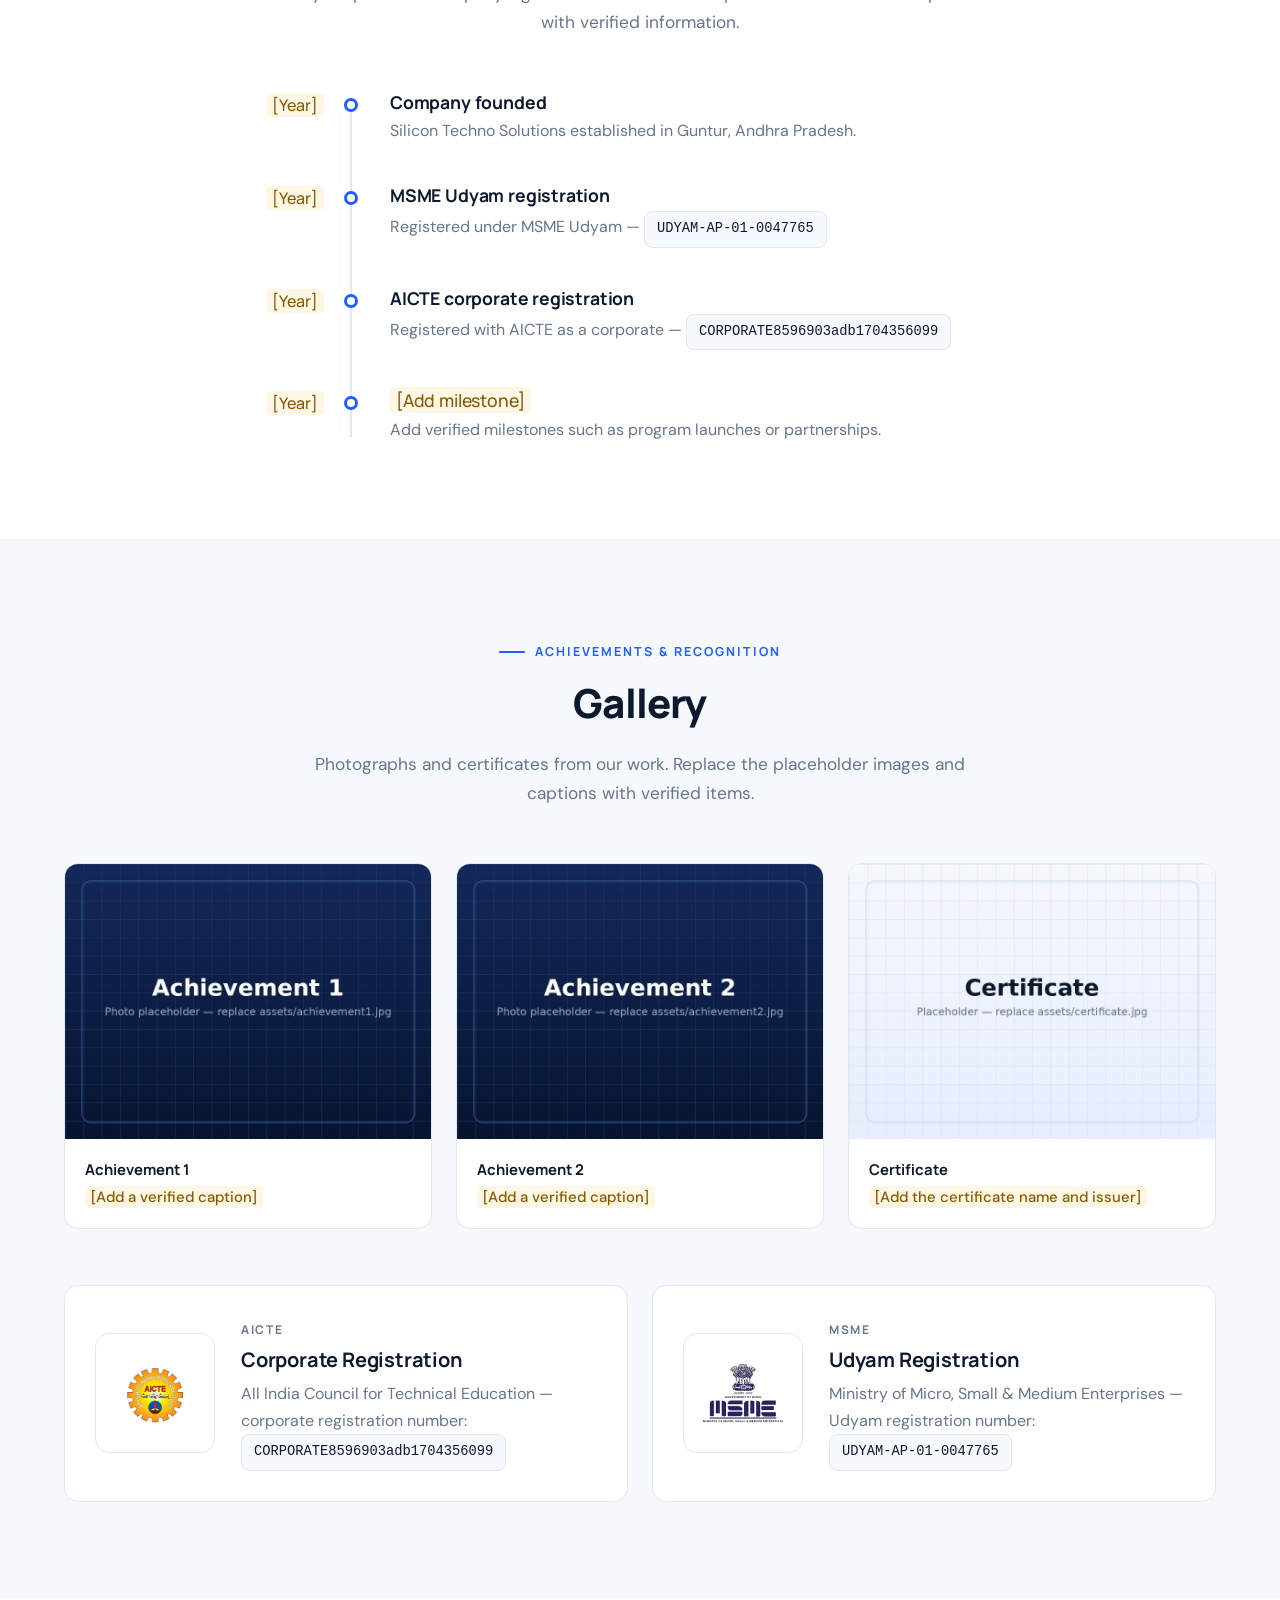
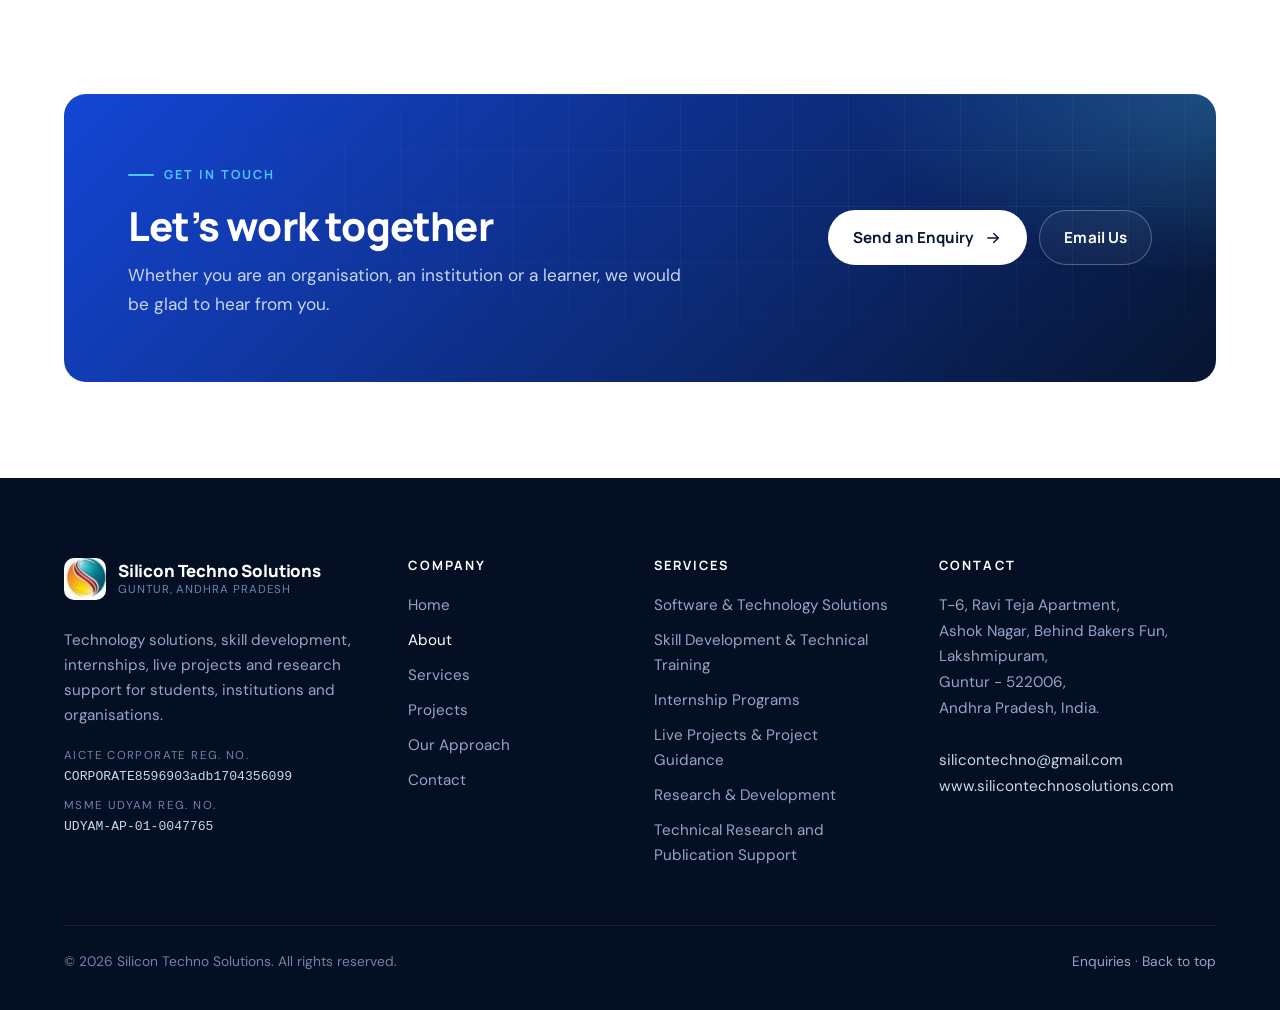
<file: about.html>
<!DOCTYPE html>
<html lang="en" class="no-js">
<head>
  <meta charset="utf-8">
  <meta name="viewport" content="width=device-width, initial-scale=1">
  <title>About Us | Silicon Techno Solutions</title>
  <meta name="description" content="Learn about Silicon Techno Solutions — our story, mission, vision, core values, leadership, milestones and recognition.">
  <meta name="author" content="Silicon Techno Solutions">
  <meta name="theme-color" content="#071530">
  <link rel="canonical" href="https://www.silicontechnosolutions.com/about.html">
  <meta property="og:type" content="website">
  <meta property="og:site_name" content="Silicon Techno Solutions">
  <meta property="og:title" content="About Us | Silicon Techno Solutions">
  <meta property="og:description" content="Learn about Silicon Techno Solutions — our story, mission, vision, core values, leadership, milestones and recognition.">
  <meta property="og:url" content="https://www.silicontechnosolutions.com/about.html">
  <meta name="twitter:card" content="summary">
  <meta name="twitter:title" content="About Us | Silicon Techno Solutions">
  <meta name="twitter:description" content="Learn about Silicon Techno Solutions — our story, mission, vision, core values, leadership, milestones and recognition.">
  <link rel="icon" type="image/png" href="assets/logo.png">
  <link rel="preconnect" href="https://fonts.googleapis.com">
  <link rel="preconnect" href="https://fonts.gstatic.com" crossorigin>
  <link rel="stylesheet" href="https://fonts.googleapis.com/css2?family=DM+Sans:opsz,wght@9..40,400;9..40,500;9..40,600;9..40,700&amp;family=Manrope:wght@500;600;700;800&amp;display=swap">
  <link rel="stylesheet" href="style.css">
  <script src="script.js" defer></script>
</head>
<body>
  <a class="skip-link" href="#main">Skip to main content</a>

  <header class="site-header">
    <div class="container header-inner">
      <a class="brand" href="home.html" aria-label="Silicon Techno Solutions — Home">
        <img src="assets/logo.png" alt="" width="42" height="42">
        <span class="brand-text">
          <span class="brand-name">Silicon Techno Solutions</span>
          <span class="brand-tag">Technology &middot; Training &middot; Research</span>
        </span>
      </a>
      <button class="nav-toggle" type="button" aria-controls="primary-nav" aria-expanded="false" aria-label="Open menu">
        <span></span><span></span><span></span>
      </button>
      <nav class="primary-nav" id="primary-nav" aria-label="Main navigation">
        <ul class="nav-list">
          <li><a href="home.html">Home</a></li>
          <li><a href="about.html" aria-current="page">About</a></li>
          <li><a href="services.html">Services</a></li>
          <li><a href="projects.html">Projects</a></li>
          <li><a href="approach.html">Our Approach</a></li>
          <li><a href="contact.html">Contact</a></li>
        </ul>
        <a class="btn btn-primary btn-sm" href="contact.html#enquiry">Send an Enquiry</a>
      </nav>
    </div>
  </header>

  <main id="main" tabindex="-1">
    <section class="page-hero" aria-labelledby="page-title">
      <div class="container">
        <ol class="breadcrumb" aria-label="Breadcrumb">
          <li><a href="home.html">Home</a></li>
          <li aria-current="page">About</li>
        </ol>
        <span class="eyebrow">About us</span>
        <h1 id="page-title">Bridging technology and talent.</h1>
        <p>Learn who we are, what drives us and the people behind Silicon Techno Solutions.</p>
      </div>
    </section>

    <section class="section" aria-labelledby="story-title">
      <div class="container split split--top">
        <div class="reveal">
          <span class="eyebrow">Our story</span>
          <h2 id="story-title">Built to connect classroom knowledge with real-world technology work.</h2>
        </div>
        <div class="reveal reveal-delay-1">
          <p class="lead">Silicon Techno Solutions was started in Guntur, Andhra Pradesh, with a clear purpose: to deliver dependable technology solutions while helping learners gain the practical skills that industry expects.</p>
          <p>Over time, our work has grown to cover software development, technical training, internships, live projects, research and development, and support for technical research and publication. Each of these areas shares the same foundation — understanding real needs and applying knowledge to solve them.</p>
          <p class="notice" style="margin:24px 0 0"><svg viewBox="0 0 24 24" fill="none" stroke="currentColor" stroke-width="1.8" stroke-linecap="round" stroke-linejoin="round" aria-hidden="true" focusable="false"><circle cx="12" cy="12" r="9"/><path d="M12 8h.01"/><path d="M11 12h1v5h1"/></svg><span><strong>Placeholder:</strong> add the founding year and any verified details of the company&rsquo;s history here.</span></p>
        </div>
      </div>
    </section>

    <section class="section section--alt" aria-labelledby="mv-title">
      <div class="container">
        <h2 id="mv-title" class="sr-only">Mission and vision</h2>
        <div class="grid grid-2">
          <article class="card mv-card reveal">
            <div class="icon-box"><svg viewBox="0 0 24 24" fill="none" stroke="currentColor" stroke-width="1.8" stroke-linecap="round" stroke-linejoin="round" aria-hidden="true" focusable="false"><circle cx="12" cy="12" r="9"/><circle cx="12" cy="12" r="5"/><circle cx="12" cy="12" r="1"/></svg></div>
            <span class="eyebrow">Mission</span>
            <h3>Empower people and organisations through practical technology.</h3>
            <p>To provide reliable technology solutions and industry-oriented learning — training, internships, live projects and research support — that help people build real skills and organisations solve real problems.</p>
          </article>
          <article class="card mv-card reveal reveal-delay-1">
            <div class="icon-box"><svg viewBox="0 0 24 24" fill="none" stroke="currentColor" stroke-width="1.8" stroke-linecap="round" stroke-linejoin="round" aria-hidden="true" focusable="false"><path d="M2 12s3.6-7 10-7 10 7 10 7-3.6 7-10 7S2 12 2 12Z"/><circle cx="12" cy="12" r="3"/></svg></div>
            <span class="eyebrow">Vision</span>
            <h3>A trusted bridge between education and industry.</h3>
            <p>To be recognised as a trusted technology partner that bridges the gap between academic learning and industry practice, fostering innovation, research and skilled talent.</p>
          </article>
        </div>
      </div>
    </section>

    <section class="section" aria-labelledby="values-title">
      <div class="container">
        <div class="section-head center reveal">
          <span class="eyebrow">Core values</span>
          <h2 id="values-title">What guides our work</h2>
        </div>
        <div class="values-grid reveal">
          <div class="value-item">
            <h3><span>01</span>Practical learning</h3>
            <p>We believe skills are built by doing — every program includes hands-on work.</p>
          </div>
          <div class="value-item">
            <h3><span>02</span>Integrity</h3>
            <p>Honest communication, transparent commitments and original work.</p>
          </div>
          <div class="value-item">
            <h3><span>03</span>Quality</h3>
            <p>Careful attention to detail in every solution, session and deliverable.</p>
          </div>
          <div class="value-item">
            <h3><span>04</span>Continuous improvement</h3>
            <p>We review, learn from feedback and keep refining how we work.</p>
          </div>
          <div class="value-item">
            <h3><span>05</span>Collaboration</h3>
            <p>We work closely with clients, institutions, students and mentors.</p>
          </div>
          <div class="value-item">
            <h3><span>06</span>Innovation</h3>
            <p>We encourage curiosity and the exploration of new technologies.</p>
          </div>
        </div>
      </div>
    </section>

    <section class="section section--alt" aria-labelledby="founder-title">
      <div class="container founder">
        <div class="founder-photo reveal">
          <img src="assets/founder.jpeg" alt="Founder and CEO of Silicon Techno Solutions (placeholder photo)" width="760" height="950" loading="lazy">
        </div>
        <div class="reveal reveal-delay-1">
          <span class="eyebrow">Leadership</span>
          <h2 id="founder-title"><span class="placeholder-text">Suresh</span></h2>
          <span class="founder-role">Founder &amp; CEO, Silicon Techno Solutions</span>
          <p>The founder leads Silicon Techno Solutions&rsquo; work across technology solutions, skill development and research support, and guides the company&rsquo;s focus on practical, industry-oriented learning.</p>
          <blockquote><span class="placeholder-text">[Add a short message or quote from the Founder &amp; CEO]</span></blockquote>
        </div>
      </div>
    </section>

    <section class="section" aria-labelledby="milestones-title">
      <div class="container">
        <div class="section-head center reveal">
          <span class="eyebrow">Milestones</span>
          <h2 id="milestones-title">Our journey</h2>
          <p>Key steps in the company&rsquo;s growth. Dates marked as placeholders should be updated with verified information.</p>
        </div>
        <ol class="timeline">
          <li class="reveal"><span class="when"><span class="placeholder-text">[Year]</span></span><div><h3>Company founded</h3><p>Silicon Techno Solutions established in Guntur, Andhra Pradesh.</p></div></li>
          <li class="reveal"><span class="when"><span class="placeholder-text">[Year]</span></span><div><h3>MSME Udyam registration</h3><p>Registered under MSME Udyam — <span class="reg-no">UDYAM-AP-01-0047765</span></p></div></li>
          <li class="reveal"><span class="when"><span class="placeholder-text">[Year]</span></span><div><h3>AICTE corporate registration</h3><p>Registered with AICTE as a corporate — <span class="reg-no">CORPORATE8596903adb1704356099</span></p></div></li>
          <li class="reveal"><span class="when"><span class="placeholder-text">[Year]</span></span><div><h3><span class="placeholder-text">[Add milestone]</span></h3><p>Add verified milestones such as program launches or partnerships.</p></div></li>
        </ol>
      </div>
    </section>

    <section class="section section--alt" aria-labelledby="gallery-title">
      <div class="container">
        <div class="section-head center reveal">
          <span class="eyebrow">Achievements &amp; recognition</span>
          <h2 id="gallery-title">Gallery</h2>
          <p>Photographs and certificates from our work. Replace the placeholder images and captions with verified items.</p>
        </div>
        <div class="gallery">
          <figure class="reveal">
            <img src="assets/achievement1.jpg" alt="Achievement photo 1 (placeholder)" width="800" height="600" loading="lazy">
            <figcaption><strong>Achievement 1</strong><span class="placeholder-text">[Add a verified caption]</span></figcaption>
          </figure>
          <figure class="reveal reveal-delay-1">
            <img src="assets/achievement2.jpg" alt="Achievement photo 2 (placeholder)" width="800" height="600" loading="lazy">
            <figcaption><strong>Achievement 2</strong><span class="placeholder-text">[Add a verified caption]</span></figcaption>
          </figure>
          <figure class="reveal reveal-delay-2">
            <img src="assets/certificate.jpg" alt="Certificate (placeholder)" width="800" height="600" loading="lazy">
            <figcaption><strong>Certificate</strong><span class="placeholder-text">[Add the certificate name and issuer]</span></figcaption>
          </figure>
        </div>
        <div style="margin-top:56px">
        <div class="reg-panel">
          <article class="card recog-card reveal">
            <div class="recog-logo"><img src="assets/aicte-logo.jpg" alt="AICTE logo (placeholder image)" width="120" height="120" loading="lazy"></div>
            <div>
              <span class="label">AICTE</span>
              <h3>Corporate Registration</h3>
              <p>All India Council for Technical Education — corporate registration number:</p>
              <p><span class="reg-no">CORPORATE8596903adb1704356099</span></p>
            </div>
          </article>
          <article class="card recog-card reveal reveal-delay-1">
            <div class="recog-logo"><img src="assets/msme-logo.jpg" alt="MSME logo (placeholder image)" width="120" height="120" loading="lazy"></div>
            <div>
              <span class="label">MSME</span>
              <h3>Udyam Registration</h3>
              <p>Ministry of Micro, Small &amp; Medium Enterprises — Udyam registration number:</p>
              <p><span class="reg-no">UDYAM-AP-01-0047765</span></p>
            </div>
          </article>
        </div>
        </div>
      </div>
    </section>

    <section class="section">
      <div class="container">
        <div class="cta-band reveal">
          <div>
            <span class="eyebrow">Get in touch</span>
            <h2 id="about-cta-title">Let&rsquo;s work together</h2>
            <p>Whether you are an organisation, an institution or a learner, we would be glad to hear from you.</p>
          </div>
          <div class="cta-actions">
            <a class="btn btn-white" href="contact.html#enquiry">Send an Enquiry <svg viewBox="0 0 24 24" fill="none" stroke="currentColor" stroke-width="1.8" stroke-linecap="round" stroke-linejoin="round" aria-hidden="true" focusable="false"><path d="M5 12h14"/><path d="m13 6 6 6-6 6"/></svg></a>
            <a class="btn btn-ghost-light" href="mailto:silicontechno@gmail.com">Email Us</a>
          </div>
        </div>
      </div>
    </section>
  </main>

  <footer class="site-footer">
    <div class="container">
      <div class="footer-grid">
        <div>
          <a class="brand" href="home.html" aria-label="Silicon Techno Solutions — Home">
            <img src="assets/logo.png" alt="" width="42" height="42">
            <span class="brand-text">
              <span class="brand-name">Silicon Techno Solutions</span>
              <span class="brand-tag">Guntur, Andhra Pradesh</span>
            </span>
          </a>
          <p class="footer-about">Technology solutions, skill development, internships, live projects and research support for students, institutions and organisations.</p>
          <div class="footer-reg">
            <div><span>AICTE Corporate Reg. No.</span><code>CORPORATE8596903adb1704356099</code></div>
            <div><span>MSME Udyam Reg. No.</span><code>UDYAM-AP-01-0047765</code></div>
          </div>
        </div>
        <nav aria-label="Footer navigation">
          <h2>Company</h2>
          <ul class="footer-links">
            <li><a href="home.html">Home</a></li>
            <li><a href="about.html" aria-current="page">About</a></li>
            <li><a href="services.html">Services</a></li>
            <li><a href="projects.html">Projects</a></li>
            <li><a href="approach.html">Our Approach</a></li>
            <li><a href="contact.html">Contact</a></li>
          </ul>
        </nav>
        <nav aria-label="Footer services">
          <h2>Services</h2>
          <ul class="footer-links">
            <li><a href="services.html#software">Software &amp; Technology Solutions</a></li>
            <li><a href="services.html#training">Skill Development &amp; Technical Training</a></li>
            <li><a href="services.html#internship">Internship Programs</a></li>
            <li><a href="services.html#projects">Live Projects &amp; Project Guidance</a></li>
            <li><a href="services.html#research">Research &amp; Development</a></li>
            <li><a href="services.html#publication">Technical Research and Publication Support</a></li>
          </ul>
        </nav>
        <div>
          <h2>Contact</h2>
          <address>
            T-6, Ravi Teja Apartment,<br>Ashok Nagar, Behind Bakers Fun,<br>Lakshmipuram,<br>Guntur - 522006,<br>Andhra Pradesh, India.<br><br>
            <a href="mailto:silicontechno@gmail.com">silicontechno@gmail.com</a><br>
            <a href="https://www.silicontechnosolutions.com/" rel="noopener">www.silicontechnosolutions.com</a>
          </address>
        </div>
      </div>
      <div class="footer-bottom">
        <p>&copy; <span data-year>2026</span> Silicon Techno Solutions. All rights reserved.</p>
        <p><a href="contact.html#enquiry">Enquiries</a> &middot; <a href="#main">Back to top</a></p>
      </div>
    </div>
  </footer>

  <button class="back-to-top" type="button" aria-label="Back to top"><svg viewBox="0 0 24 24" fill="none" stroke="currentColor" stroke-width="1.8" stroke-linecap="round" stroke-linejoin="round" aria-hidden="true" focusable="false"><path d="M12 19V5"/><path d="m5 12 7-7 7 7"/></svg></button>
</body>
</html>
</file>
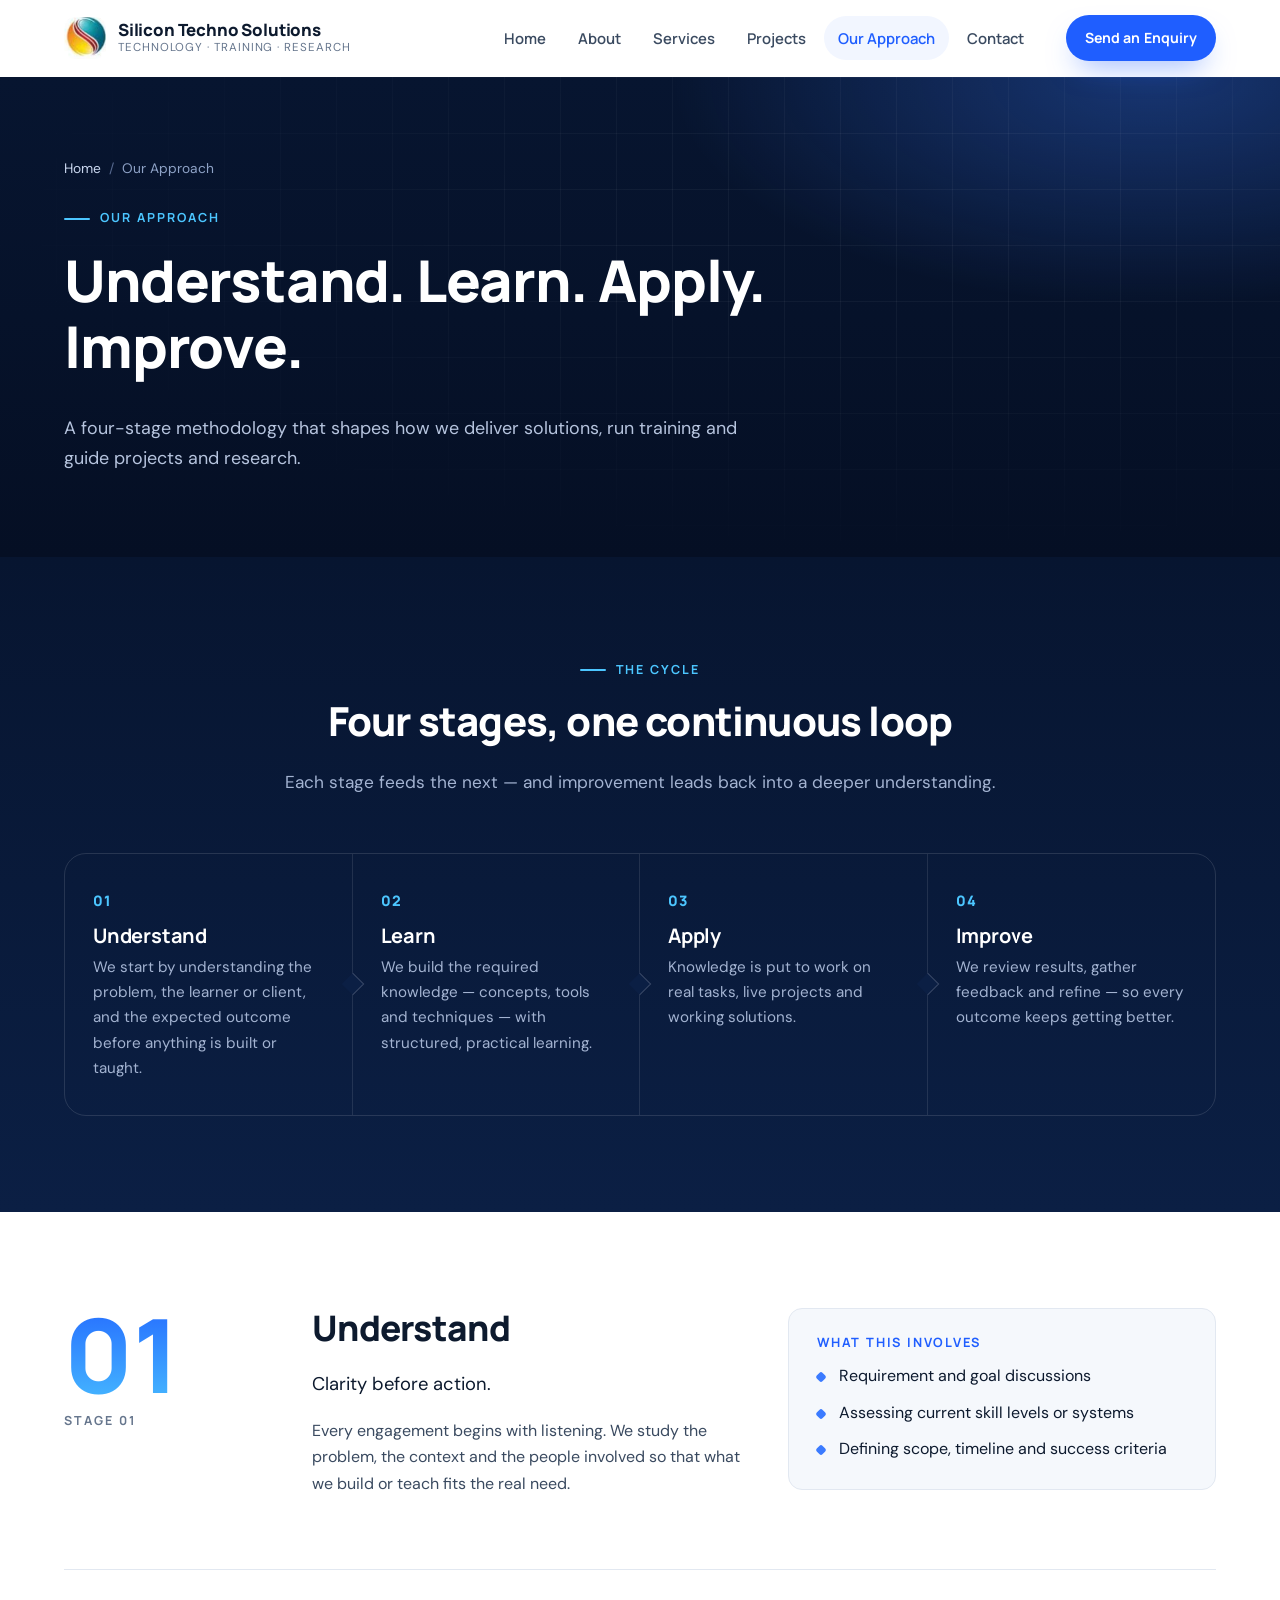
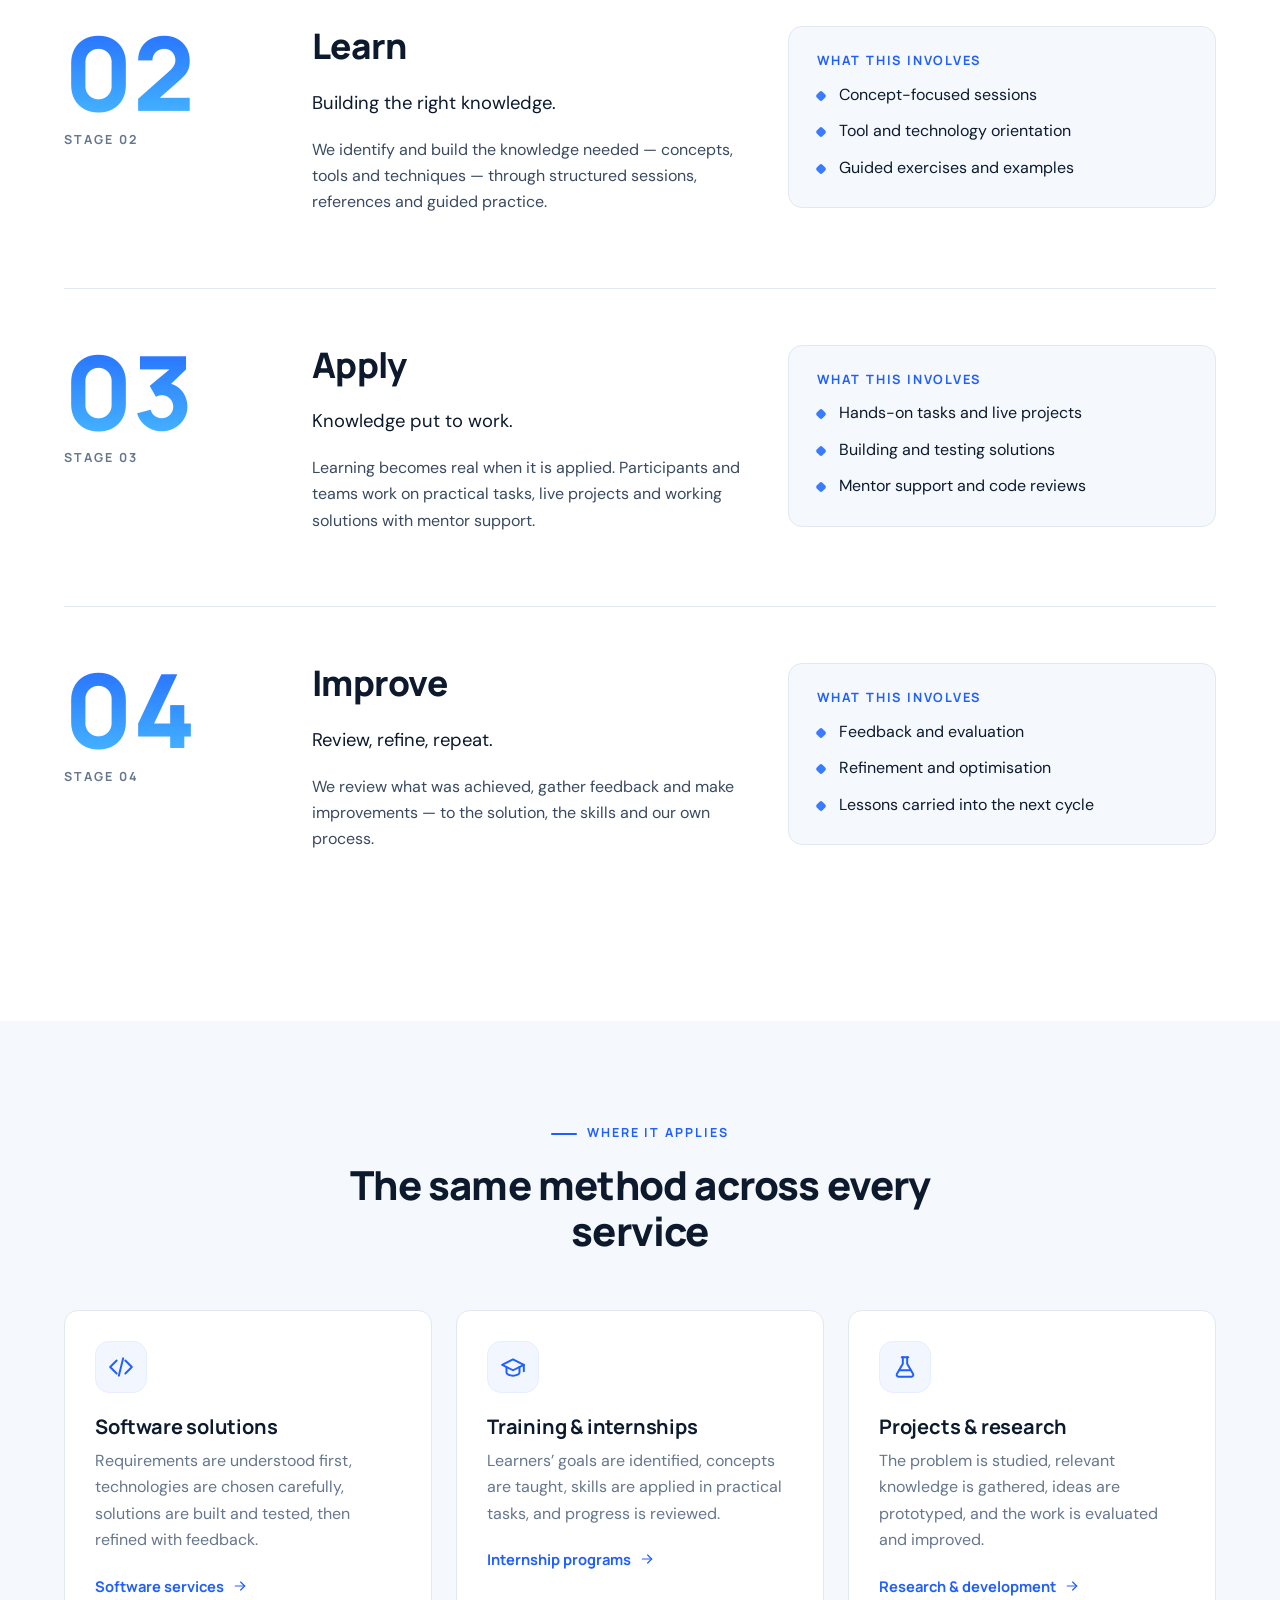
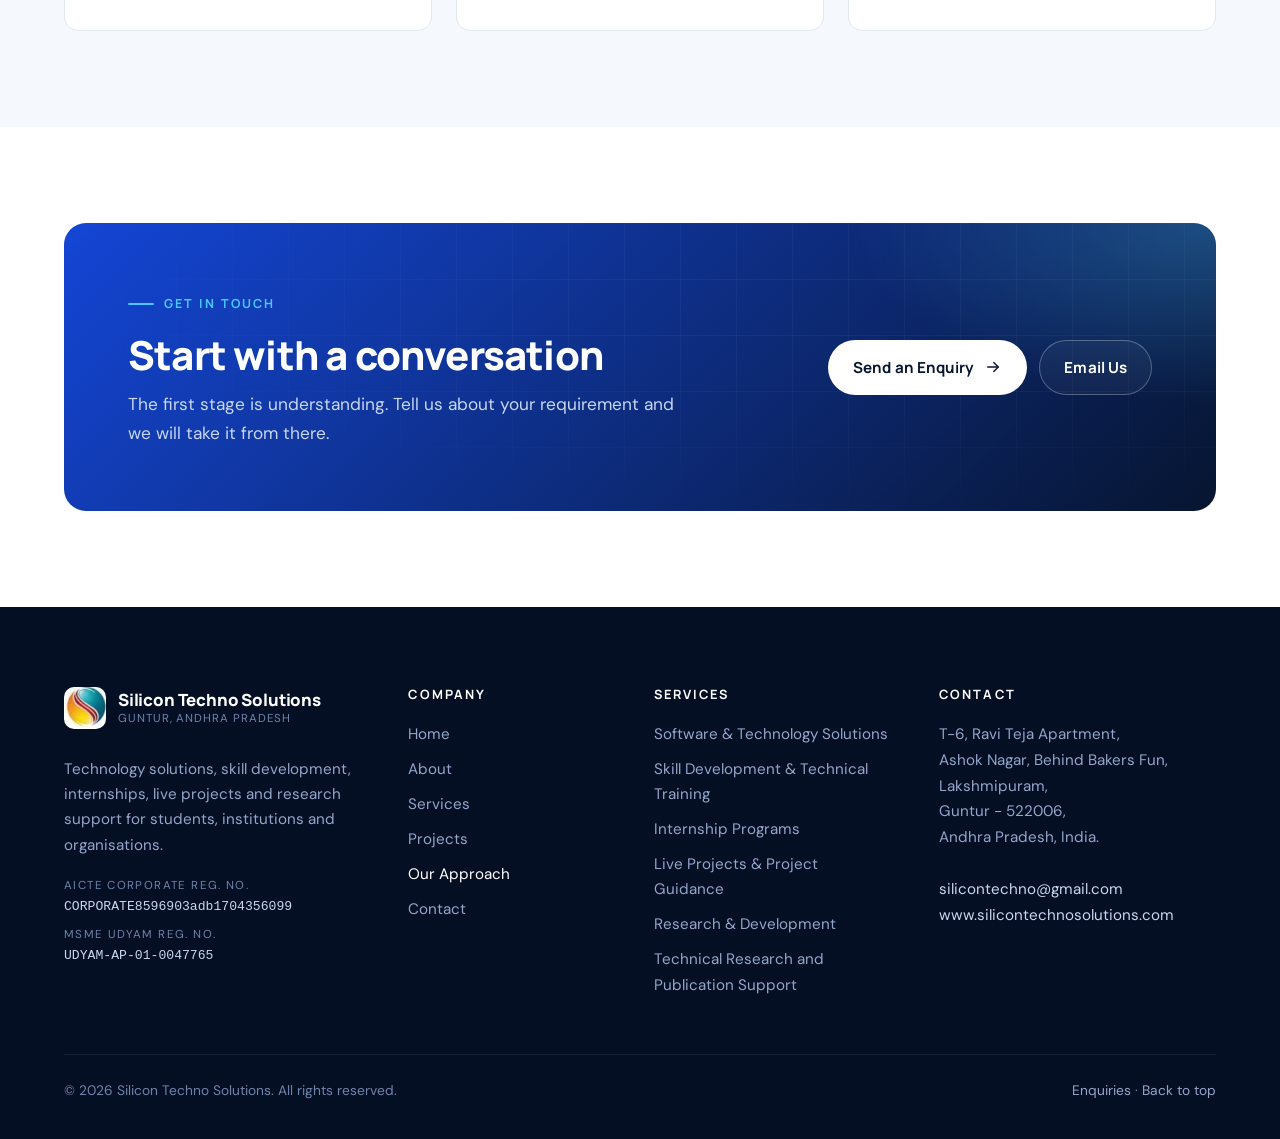
<file: approach.html>
<!DOCTYPE html>
<html lang="en" class="no-js">
<head>
  <meta charset="utf-8">
  <meta name="viewport" content="width=device-width, initial-scale=1">
  <title>Our Approach | Silicon Techno Solutions</title>
  <meta name="description" content="Our four-stage methodology — Understand, Learn, Apply, Improve — guides every software solution, training program, project and research engagement.">
  <meta name="author" content="Silicon Techno Solutions">
  <meta name="theme-color" content="#071530">
  <link rel="canonical" href="https://www.silicontechnosolutions.com/approach.html">
  <meta property="og:type" content="website">
  <meta property="og:site_name" content="Silicon Techno Solutions">
  <meta property="og:title" content="Our Approach | Silicon Techno Solutions">
  <meta property="og:description" content="Our four-stage methodology — Understand, Learn, Apply, Improve — guides every software solution, training program, project and research engagement.">
  <meta property="og:url" content="https://www.silicontechnosolutions.com/approach.html">
  <meta name="twitter:card" content="summary">
  <meta name="twitter:title" content="Our Approach | Silicon Techno Solutions">
  <meta name="twitter:description" content="Our four-stage methodology — Understand, Learn, Apply, Improve — guides every software solution, training program, project and research engagement.">
  <link rel="icon" type="image/png" href="assets/logo.png">
  <link rel="preconnect" href="https://fonts.googleapis.com">
  <link rel="preconnect" href="https://fonts.gstatic.com" crossorigin>
  <link rel="stylesheet" href="https://fonts.googleapis.com/css2?family=DM+Sans:opsz,wght@9..40,400;9..40,500;9..40,600;9..40,700&amp;family=Manrope:wght@500;600;700;800&amp;display=swap">
  <link rel="stylesheet" href="style.css">
  <script src="script.js" defer></script>
</head>
<body>
  <a class="skip-link" href="#main">Skip to main content</a>

  <header class="site-header">
    <div class="container header-inner">
      <a class="brand" href="home.html" aria-label="Silicon Techno Solutions — Home">
        <img src="assets/logo.png" alt="" width="42" height="42">
        <span class="brand-text">
          <span class="brand-name">Silicon Techno Solutions</span>
          <span class="brand-tag">Technology &middot; Training &middot; Research</span>
        </span>
      </a>
      <button class="nav-toggle" type="button" aria-controls="primary-nav" aria-expanded="false" aria-label="Open menu">
        <span></span><span></span><span></span>
      </button>
      <nav class="primary-nav" id="primary-nav" aria-label="Main navigation">
        <ul class="nav-list">
          <li><a href="home.html">Home</a></li>
          <li><a href="about.html">About</a></li>
          <li><a href="services.html">Services</a></li>
          <li><a href="projects.html">Projects</a></li>
          <li><a href="approach.html" aria-current="page">Our Approach</a></li>
          <li><a href="contact.html">Contact</a></li>
        </ul>
        <a class="btn btn-primary btn-sm" href="contact.html#enquiry">Send an Enquiry</a>
      </nav>
    </div>
  </header>

  <main id="main" tabindex="-1">
    <section class="page-hero" aria-labelledby="page-title">
      <div class="container">
        <ol class="breadcrumb" aria-label="Breadcrumb">
          <li><a href="home.html">Home</a></li>
          <li aria-current="page">Our Approach</li>
        </ol>
        <span class="eyebrow">Our approach</span>
        <h1 id="page-title">Understand. Learn. Apply. Improve.</h1>
        <p>A four-stage methodology that shapes how we deliver solutions, run training and guide projects and research.</p>
      </div>
    </section>

    <section class="section section--dark" aria-labelledby="cycle-title">
      <div class="container">
        <div class="section-head center reveal">
          <span class="eyebrow">The cycle</span>
          <h2 id="cycle-title">Four stages, one continuous loop</h2>
          <p>Each stage feeds the next — and improvement leads back into a deeper understanding.</p>
        </div>
        <div class="cycle reveal">
          <div class="cycle-item"><span class="n">01</span><h3>Understand</h3><p>We start by understanding the problem, the learner or client, and the expected outcome before anything is built or taught.</p></div>
          <div class="cycle-item"><span class="n">02</span><h3>Learn</h3><p>We build the required knowledge — concepts, tools and techniques — with structured, practical learning.</p></div>
          <div class="cycle-item"><span class="n">03</span><h3>Apply</h3><p>Knowledge is put to work on real tasks, live projects and working solutions.</p></div>
          <div class="cycle-item"><span class="n">04</span><h3>Improve</h3><p>We review results, gather feedback and refine — so every outcome keeps getting better.</p></div>
        </div>
      </div>
    </section>

    <section class="section" aria-label="Stages in detail">
      <div class="container">
        <article class="stage reveal" aria-labelledby="stage-01-title">
          <div><span class="stage-num" aria-hidden="true">01</span><span class="stage-label">Stage 01</span></div>
          <div>
            <h2 id="stage-01-title">Understand</h2>
            <p class="lead">Clarity before action.</p>
            <p>Every engagement begins with listening. We study the problem, the context and the people involved so that what we build or teach fits the real need.</p>
          </div>
          <div class="stage-panel">
            <h3>What this involves</h3>
            <ul><li>Requirement and goal discussions</li><li>Assessing current skill levels or systems</li><li>Defining scope, timeline and success criteria</li></ul>
          </div>
        </article>
        <article class="stage reveal" aria-labelledby="stage-02-title">
          <div><span class="stage-num" aria-hidden="true">02</span><span class="stage-label">Stage 02</span></div>
          <div>
            <h2 id="stage-02-title">Learn</h2>
            <p class="lead">Building the right knowledge.</p>
            <p>We identify and build the knowledge needed — concepts, tools and techniques — through structured sessions, references and guided practice.</p>
          </div>
          <div class="stage-panel">
            <h3>What this involves</h3>
            <ul><li>Concept-focused sessions</li><li>Tool and technology orientation</li><li>Guided exercises and examples</li></ul>
          </div>
        </article>
        <article class="stage reveal" aria-labelledby="stage-03-title">
          <div><span class="stage-num" aria-hidden="true">03</span><span class="stage-label">Stage 03</span></div>
          <div>
            <h2 id="stage-03-title">Apply</h2>
            <p class="lead">Knowledge put to work.</p>
            <p>Learning becomes real when it is applied. Participants and teams work on practical tasks, live projects and working solutions with mentor support.</p>
          </div>
          <div class="stage-panel">
            <h3>What this involves</h3>
            <ul><li>Hands-on tasks and live projects</li><li>Building and testing solutions</li><li>Mentor support and code reviews</li></ul>
          </div>
        </article>
        <article class="stage reveal" aria-labelledby="stage-04-title">
          <div><span class="stage-num" aria-hidden="true">04</span><span class="stage-label">Stage 04</span></div>
          <div>
            <h2 id="stage-04-title">Improve</h2>
            <p class="lead">Review, refine, repeat.</p>
            <p>We review what was achieved, gather feedback and make improvements — to the solution, the skills and our own process.</p>
          </div>
          <div class="stage-panel">
            <h3>What this involves</h3>
            <ul><li>Feedback and evaluation</li><li>Refinement and optimisation</li><li>Lessons carried into the next cycle</li></ul>
          </div>
        </article>
      </div>
    </section>

    <section class="section section--alt" aria-labelledby="apply-title">
      <div class="container">
        <div class="section-head center reveal">
          <span class="eyebrow">Where it applies</span>
          <h2 id="apply-title">The same method across every service</h2>
        </div>
        <div class="grid grid-3">
          <article class="card reveal"><div class="icon-box"><svg viewBox="0 0 24 24" fill="none" stroke="currentColor" stroke-width="1.8" stroke-linecap="round" stroke-linejoin="round" aria-hidden="true" focusable="false"><path d="m16 18 6-6-6-6"/><path d="m8 6-6 6 6 6"/><path d="m14 4-4 16"/></svg></div><h3>Software solutions</h3><p>Requirements are understood first, technologies are chosen carefully, solutions are built and tested, then refined with feedback.</p><a class="link-arrow" href="services.html#software">Software services <svg viewBox="0 0 24 24" fill="none" stroke="currentColor" stroke-width="1.8" stroke-linecap="round" stroke-linejoin="round" aria-hidden="true" focusable="false"><path d="M5 12h14"/><path d="m13 6 6 6-6 6"/></svg></a></article>
          <article class="card reveal reveal-delay-1"><div class="icon-box"><svg viewBox="0 0 24 24" fill="none" stroke="currentColor" stroke-width="1.8" stroke-linecap="round" stroke-linejoin="round" aria-hidden="true" focusable="false"><path d="M22 10 12 5 2 10l10 5 10-5Z"/><path d="M6 12v5c0 1.5 2.7 3 6 3s6-1.5 6-3v-5"/><path d="M22 10v6"/></svg></div><h3>Training &amp; internships</h3><p>Learners&rsquo; goals are identified, concepts are taught, skills are applied in practical tasks, and progress is reviewed.</p><a class="link-arrow" href="services.html#internship">Internship programs <svg viewBox="0 0 24 24" fill="none" stroke="currentColor" stroke-width="1.8" stroke-linecap="round" stroke-linejoin="round" aria-hidden="true" focusable="false"><path d="M5 12h14"/><path d="m13 6 6 6-6 6"/></svg></a></article>
          <article class="card reveal reveal-delay-2"><div class="icon-box"><svg viewBox="0 0 24 24" fill="none" stroke="currentColor" stroke-width="1.8" stroke-linecap="round" stroke-linejoin="round" aria-hidden="true" focusable="false"><path d="M9 3h6"/><path d="M10 3v6L4.5 18.5A1.7 1.7 0 0 0 6 21h12a1.7 1.7 0 0 0 1.5-2.5L14 9V3"/><path d="M7 15h10"/></svg></div><h3>Projects &amp; research</h3><p>The problem is studied, relevant knowledge is gathered, ideas are prototyped, and the work is evaluated and improved.</p><a class="link-arrow" href="services.html#research">Research &amp; development <svg viewBox="0 0 24 24" fill="none" stroke="currentColor" stroke-width="1.8" stroke-linecap="round" stroke-linejoin="round" aria-hidden="true" focusable="false"><path d="M5 12h14"/><path d="m13 6 6 6-6 6"/></svg></a></article>
        </div>
      </div>
    </section>

    <section class="section">
      <div class="container">
        <div class="cta-band reveal">
          <div>
            <span class="eyebrow">Get in touch</span>
            <h2 id="approach-cta-title">Start with a conversation</h2>
            <p>The first stage is understanding. Tell us about your requirement and we will take it from there.</p>
          </div>
          <div class="cta-actions">
            <a class="btn btn-white" href="contact.html#enquiry">Send an Enquiry <svg viewBox="0 0 24 24" fill="none" stroke="currentColor" stroke-width="1.8" stroke-linecap="round" stroke-linejoin="round" aria-hidden="true" focusable="false"><path d="M5 12h14"/><path d="m13 6 6 6-6 6"/></svg></a>
            <a class="btn btn-ghost-light" href="mailto:silicontechno@gmail.com">Email Us</a>
          </div>
        </div>
      </div>
    </section>
  </main>

  <footer class="site-footer">
    <div class="container">
      <div class="footer-grid">
        <div>
          <a class="brand" href="home.html" aria-label="Silicon Techno Solutions — Home">
            <img src="assets/logo.png" alt="" width="42" height="42">
            <span class="brand-text">
              <span class="brand-name">Silicon Techno Solutions</span>
              <span class="brand-tag">Guntur, Andhra Pradesh</span>
            </span>
          </a>
          <p class="footer-about">Technology solutions, skill development, internships, live projects and research support for students, institutions and organisations.</p>
          <div class="footer-reg">
            <div><span>AICTE Corporate Reg. No.</span><code>CORPORATE8596903adb1704356099</code></div>
            <div><span>MSME Udyam Reg. No.</span><code>UDYAM-AP-01-0047765</code></div>
          </div>
        </div>
        <nav aria-label="Footer navigation">
          <h2>Company</h2>
          <ul class="footer-links">
            <li><a href="home.html">Home</a></li>
            <li><a href="about.html">About</a></li>
            <li><a href="services.html">Services</a></li>
            <li><a href="projects.html">Projects</a></li>
            <li><a href="approach.html" aria-current="page">Our Approach</a></li>
            <li><a href="contact.html">Contact</a></li>
          </ul>
        </nav>
        <nav aria-label="Footer services">
          <h2>Services</h2>
          <ul class="footer-links">
            <li><a href="services.html#software">Software &amp; Technology Solutions</a></li>
            <li><a href="services.html#training">Skill Development &amp; Technical Training</a></li>
            <li><a href="services.html#internship">Internship Programs</a></li>
            <li><a href="services.html#projects">Live Projects &amp; Project Guidance</a></li>
            <li><a href="services.html#research">Research &amp; Development</a></li>
            <li><a href="services.html#publication">Technical Research and Publication Support</a></li>
          </ul>
        </nav>
        <div>
          <h2>Contact</h2>
          <address>
            T-6, Ravi Teja Apartment,<br>Ashok Nagar, Behind Bakers Fun,<br>Lakshmipuram,<br>Guntur - 522006,<br>Andhra Pradesh, India.<br><br>
            <a href="mailto:silicontechno@gmail.com">silicontechno@gmail.com</a><br>
            <a href="https://www.silicontechnosolutions.com/" rel="noopener">www.silicontechnosolutions.com</a>
          </address>
        </div>
      </div>
      <div class="footer-bottom">
        <p>&copy; <span data-year>2026</span> Silicon Techno Solutions. All rights reserved.</p>
        <p><a href="contact.html#enquiry">Enquiries</a> &middot; <a href="#main">Back to top</a></p>
      </div>
    </div>
  </footer>

  <button class="back-to-top" type="button" aria-label="Back to top"><svg viewBox="0 0 24 24" fill="none" stroke="currentColor" stroke-width="1.8" stroke-linecap="round" stroke-linejoin="round" aria-hidden="true" focusable="false"><path d="M12 19V5"/><path d="m5 12 7-7 7 7"/></svg></button>
</body>
</html>
</file>
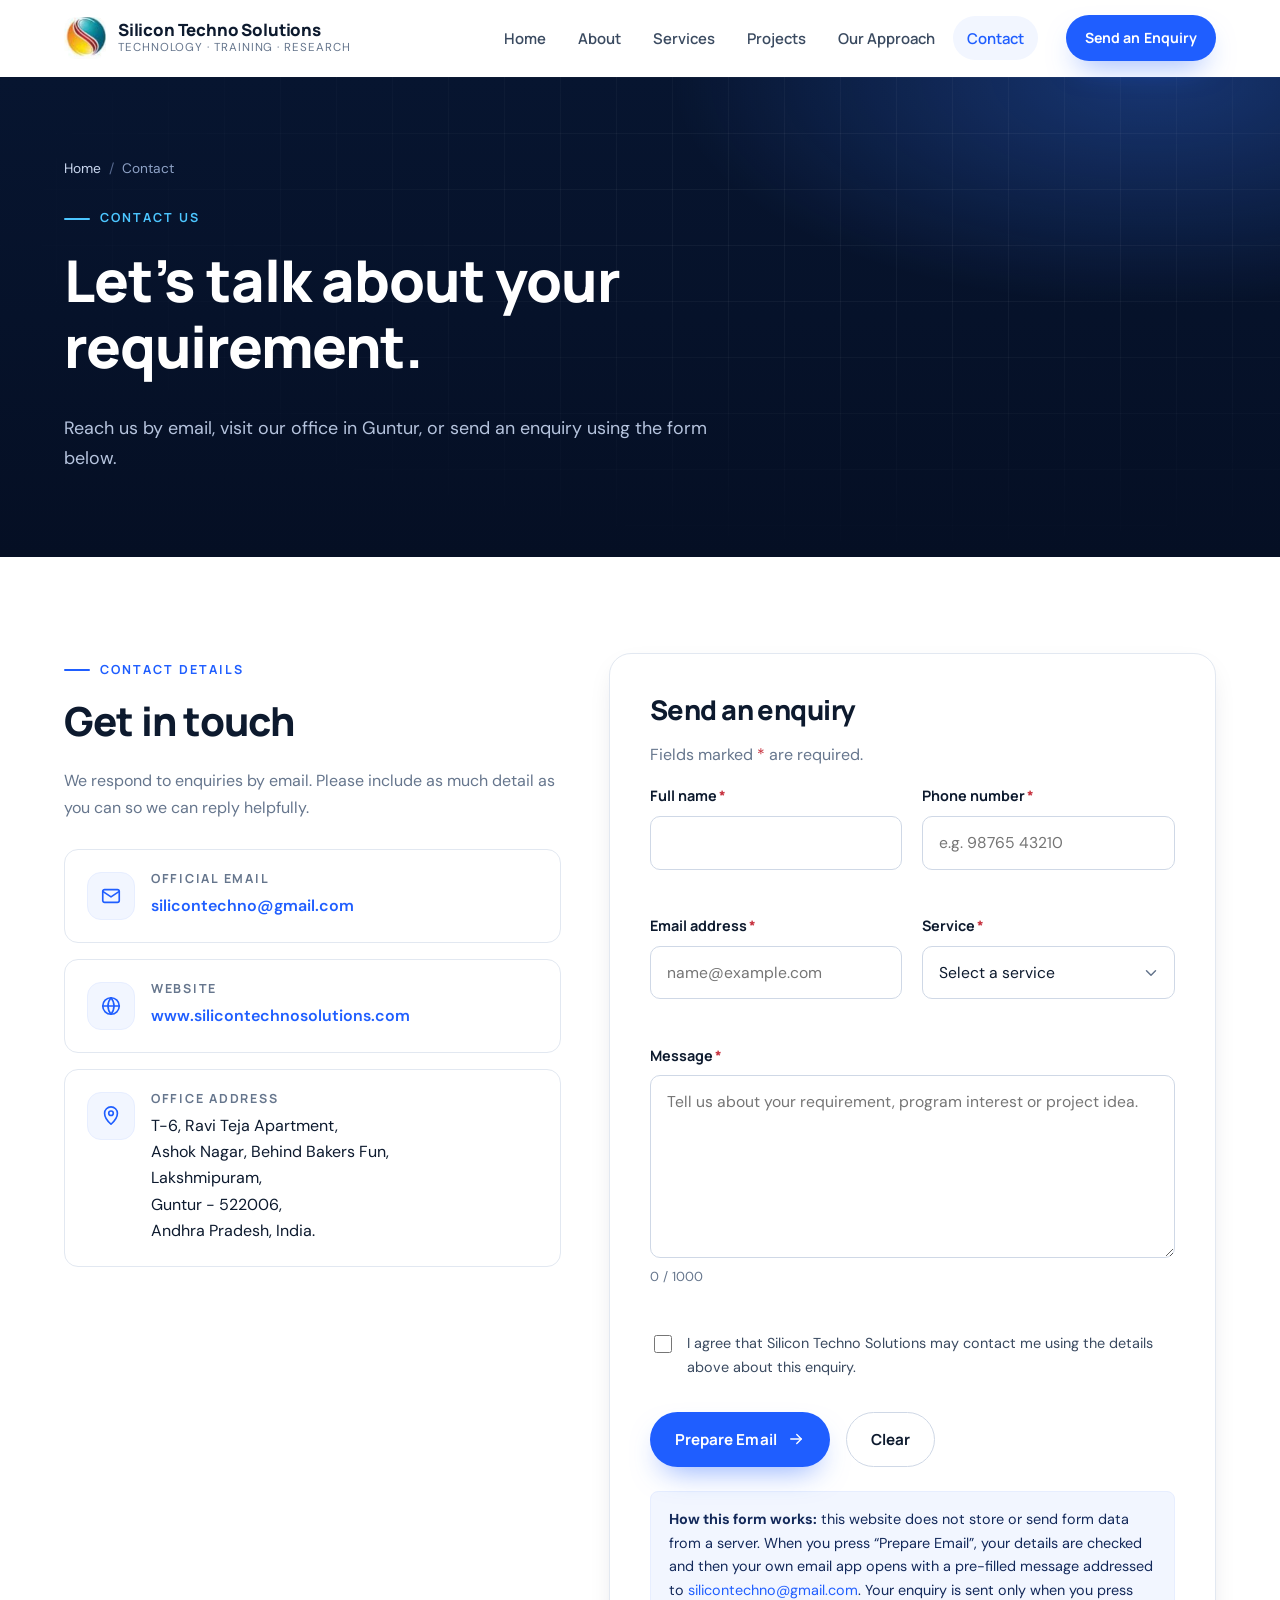
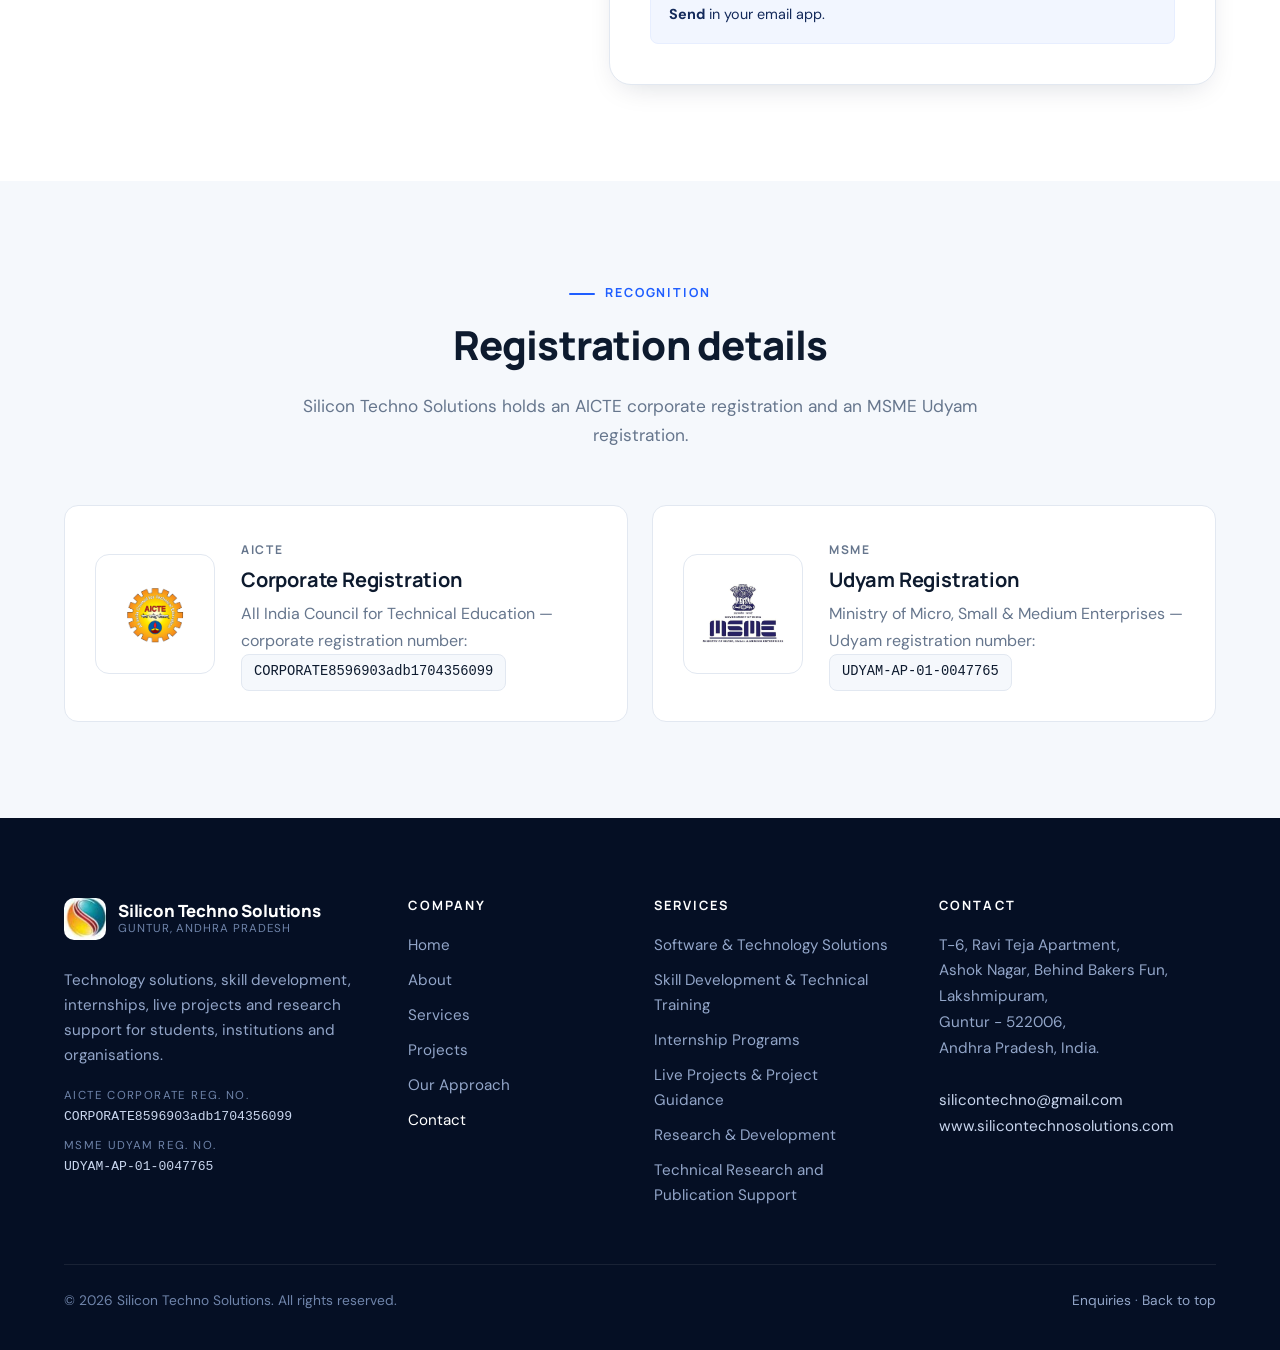
<file: contact.html>
<!DOCTYPE html>
<html lang="en" class="no-js">
<head>
  <meta charset="utf-8">
  <meta name="viewport" content="width=device-width, initial-scale=1">
  <title>Contact Us | Silicon Techno Solutions</title>
  <meta name="description" content="Contact Silicon Techno Solutions, Guntur, Andhra Pradesh. Email silicontechno@gmail.com or send an enquiry about software, training, internships, projects or research support.">
  <meta name="author" content="Silicon Techno Solutions">
  <meta name="theme-color" content="#071530">
  <link rel="canonical" href="https://www.silicontechnosolutions.com/contact.html">
  <meta property="og:type" content="website">
  <meta property="og:site_name" content="Silicon Techno Solutions">
  <meta property="og:title" content="Contact Us | Silicon Techno Solutions">
  <meta property="og:description" content="Contact Silicon Techno Solutions, Guntur, Andhra Pradesh. Email silicontechno@gmail.com or send an enquiry about software, training, internships, projects or research support.">
  <meta property="og:url" content="https://www.silicontechnosolutions.com/contact.html">
  <meta name="twitter:card" content="summary">
  <meta name="twitter:title" content="Contact Us | Silicon Techno Solutions">
  <meta name="twitter:description" content="Contact Silicon Techno Solutions, Guntur, Andhra Pradesh. Email silicontechno@gmail.com or send an enquiry about software, training, internships, projects or research support.">
  <link rel="icon" type="image/png" href="assets/logo.png">
  <link rel="preconnect" href="https://fonts.googleapis.com">
  <link rel="preconnect" href="https://fonts.gstatic.com" crossorigin>
  <link rel="stylesheet" href="https://fonts.googleapis.com/css2?family=DM+Sans:opsz,wght@9..40,400;9..40,500;9..40,600;9..40,700&amp;family=Manrope:wght@500;600;700;800&amp;display=swap">
  <link rel="stylesheet" href="style.css">
  <script src="script.js" defer></script>
</head>
<body>
  <a class="skip-link" href="#main">Skip to main content</a>

  <header class="site-header">
    <div class="container header-inner">
      <a class="brand" href="home.html" aria-label="Silicon Techno Solutions — Home">
        <img src="assets/logo.png" alt="" width="42" height="42">
        <span class="brand-text">
          <span class="brand-name">Silicon Techno Solutions</span>
          <span class="brand-tag">Technology &middot; Training &middot; Research</span>
        </span>
      </a>
      <button class="nav-toggle" type="button" aria-controls="primary-nav" aria-expanded="false" aria-label="Open menu">
        <span></span><span></span><span></span>
      </button>
      <nav class="primary-nav" id="primary-nav" aria-label="Main navigation">
        <ul class="nav-list">
          <li><a href="home.html">Home</a></li>
          <li><a href="about.html">About</a></li>
          <li><a href="services.html">Services</a></li>
          <li><a href="projects.html">Projects</a></li>
          <li><a href="approach.html">Our Approach</a></li>
          <li><a href="contact.html" aria-current="page">Contact</a></li>
        </ul>
        <a class="btn btn-primary btn-sm" href="contact.html#enquiry">Send an Enquiry</a>
      </nav>
    </div>
  </header>

  <main id="main" tabindex="-1">
    <section class="page-hero" aria-labelledby="page-title">
      <div class="container">
        <ol class="breadcrumb" aria-label="Breadcrumb">
          <li><a href="home.html">Home</a></li>
          <li aria-current="page">Contact</li>
        </ol>
        <span class="eyebrow">Contact us</span>
        <h1 id="page-title">Let&rsquo;s talk about your requirement.</h1>
        <p>Reach us by email, visit our office in Guntur, or send an enquiry using the form below.</p>
      </div>
    </section>

    <section class="section" aria-labelledby="contact-info-title">
      <div class="container contact-grid">
        <div>
          <span class="eyebrow">Contact details</span>
          <h2 id="contact-info-title">Get in touch</h2>
          <p class="muted">We respond to enquiries by email. Please include as much detail as you can so we can reply helpfully.</p>
          <ul class="info-list" style="margin-top:28px">
            <li class="info-item reveal"><div class="icon-box"><svg viewBox="0 0 24 24" fill="none" stroke="currentColor" stroke-width="1.8" stroke-linecap="round" stroke-linejoin="round" aria-hidden="true" focusable="false"><rect x="3" y="5" width="18" height="14" rx="2"/><path d="m3 7 9 6 9-6"/></svg></div><div><h3>Official email</h3><p><a href="mailto:silicontechno@gmail.com">silicontechno@gmail.com</a></p></div></li>
            <li class="info-item reveal"><div class="icon-box"><svg viewBox="0 0 24 24" fill="none" stroke="currentColor" stroke-width="1.8" stroke-linecap="round" stroke-linejoin="round" aria-hidden="true" focusable="false"><circle cx="12" cy="12" r="9"/><path d="M3 12h18"/><path d="M12 3a14 14 0 0 1 0 18a14 14 0 0 1 0-18Z"/></svg></div><div><h3>Website</h3><p><a href="https://www.silicontechnosolutions.com/" rel="noopener">www.silicontechnosolutions.com</a></p></div></li>
            <li class="info-item reveal"><div class="icon-box"><svg viewBox="0 0 24 24" fill="none" stroke="currentColor" stroke-width="1.8" stroke-linecap="round" stroke-linejoin="round" aria-hidden="true" focusable="false"><path d="M12 21s7-6.2 7-12a7 7 0 1 0-14 0c0 5.8 7 12 7 12Z"/><circle cx="12" cy="9" r="2.5"/></svg></div><div><h3>Office address</h3><address>T-6, Ravi Teja Apartment,<br>Ashok Nagar, Behind Bakers Fun,<br>Lakshmipuram,<br>Guntur - 522006,<br>Andhra Pradesh, India.</address></div></li>
          </ul>
        </div>

        <div class="form-card reveal" id="enquiry">
          <h2 id="form-title">Send an enquiry</h2>
          <p class="muted">Fields marked <span class="req" style="color:var(--danger)">*</span> are required.</p>
          <form id="enquiry-form" novalidate aria-labelledby="form-title" aria-describedby="form-method-note">
            <div class="form-grid">
              <div class="field">
                <label for="enquiry-name">Full name<span class="req" aria-hidden="true">*</span></label>
                <input id="enquiry-name" name="name" type="text" autocomplete="name" maxlength="80" required aria-describedby="enquiry-name-error">
                <span class="field-error" id="enquiry-name-error" aria-live="polite"></span>
              </div>
              <div class="field">
                <label for="enquiry-phone">Phone number<span class="req" aria-hidden="true">*</span></label>
                <input id="enquiry-phone" name="phone" type="tel" autocomplete="tel" inputmode="tel" maxlength="20" placeholder="e.g. 98765 43210" required aria-describedby="enquiry-phone-error">
                <span class="field-error" id="enquiry-phone-error" aria-live="polite"></span>
              </div>
              <div class="field">
                <label for="enquiry-email">Email address<span class="req" aria-hidden="true">*</span></label>
                <input id="enquiry-email" name="email" type="email" autocomplete="email" maxlength="120" placeholder="name@example.com" required aria-describedby="enquiry-email-error">
                <span class="field-error" id="enquiry-email-error" aria-live="polite"></span>
              </div>
              <div class="field">
                <label for="enquiry-service">Service<span class="req" aria-hidden="true">*</span></label>
                <select id="enquiry-service" name="service" required aria-describedby="enquiry-service-error">
                  <option value="">Select a service</option>
                  <option value="software">Software &amp; Technology Solutions</option><option value="training">Skill Development &amp; Technical Training</option><option value="internship">Internship Programs</option><option value="projects">Live Projects &amp; Project Guidance</option><option value="research">Research &amp; Development</option><option value="publication">Technical Research and Publication Support</option>
                  <option value="other">Other / General enquiry</option>
                </select>
                <span class="field-error" id="enquiry-service-error" aria-live="polite"></span>
              </div>
              <div class="field full">
                <label for="enquiry-message">Message<span class="req" aria-hidden="true">*</span></label>
                <textarea id="enquiry-message" name="message" rows="6" maxlength="1000" required aria-describedby="enquiry-message-error message-count" placeholder="Tell us about your requirement, program interest or project idea."></textarea>
                <span class="field-hint" id="message-count">0 / 1000</span>
                <span class="field-error" id="enquiry-message-error" aria-live="polite"></span>
              </div>
              <div class="field full">
                <label class="consent" for="enquiry-consent" style="font-weight:400;font-family:var(--font-body);color:var(--text)">
                  <input id="enquiry-consent" name="consent" type="checkbox" required aria-describedby="enquiry-consent-error">
                  <span>I agree that Silicon Techno Solutions may contact me using the details above about this enquiry.</span>
                </label>
                <span class="field-error" id="enquiry-consent-error" aria-live="polite"></span>
              </div>
            </div>
            <div class="form-actions">
              <button class="btn btn-primary" type="submit">Prepare Email <svg viewBox="0 0 24 24" fill="none" stroke="currentColor" stroke-width="1.8" stroke-linecap="round" stroke-linejoin="round" aria-hidden="true" focusable="false"><path d="M5 12h14"/><path d="m13 6 6 6-6 6"/></svg></button>
              <button class="btn btn-outline" type="reset">Clear</button>
            </div>
            <div class="form-method" id="form-method-note">
              <p><strong>How this form works:</strong> this website does not store or send form data from a server. When you press &ldquo;Prepare Email&rdquo;, your details are checked and then your own email app opens with a pre-filled message addressed to <a href="mailto:silicontechno@gmail.com">silicontechno@gmail.com</a>. Your enquiry is sent only when you press <strong>Send</strong> in your email app.</p>
            </div>
            <div class="form-status" id="form-status" role="status" aria-live="polite"></div>
          </form>
        </div>
      </div>
    </section>

    <section class="section section--alt" id="registrations" aria-labelledby="recognition-title">
      <div class="container">
        <div class="section-head center reveal">
          <span class="eyebrow">Recognition</span>
          <h2 id="recognition-title">Registration details</h2>
          <p>Silicon Techno Solutions holds an AICTE corporate registration and an MSME Udyam registration.</p>
        </div>
        <div class="reg-panel">
          <article class="card recog-card reveal">
            <div class="recog-logo"><img src="assets/aicte-logo.jpg" alt="AICTE logo (placeholder image)" width="120" height="120" loading="lazy"></div>
            <div>
              <span class="label">AICTE</span>
              <h3>Corporate Registration</h3>
              <p>All India Council for Technical Education — corporate registration number:</p>
              <p><span class="reg-no">CORPORATE8596903adb1704356099</span></p>
            </div>
          </article>
          <article class="card recog-card reveal reveal-delay-1">
            <div class="recog-logo"><img src="assets/msme-logo.jpg" alt="MSME logo (placeholder image)" width="120" height="120" loading="lazy"></div>
            <div>
              <span class="label">MSME</span>
              <h3>Udyam Registration</h3>
              <p>Ministry of Micro, Small &amp; Medium Enterprises — Udyam registration number:</p>
              <p><span class="reg-no">UDYAM-AP-01-0047765</span></p>
            </div>
          </article>
        </div>
      </div>
    </section>
  </main>

  <footer class="site-footer">
    <div class="container">
      <div class="footer-grid">
        <div>
          <a class="brand" href="home.html" aria-label="Silicon Techno Solutions — Home">
            <img src="assets/logo.png" alt="" width="42" height="42">
            <span class="brand-text">
              <span class="brand-name">Silicon Techno Solutions</span>
              <span class="brand-tag">Guntur, Andhra Pradesh</span>
            </span>
          </a>
          <p class="footer-about">Technology solutions, skill development, internships, live projects and research support for students, institutions and organisations.</p>
          <div class="footer-reg">
            <div><span>AICTE Corporate Reg. No.</span><code>CORPORATE8596903adb1704356099</code></div>
            <div><span>MSME Udyam Reg. No.</span><code>UDYAM-AP-01-0047765</code></div>
          </div>
        </div>
        <nav aria-label="Footer navigation">
          <h2>Company</h2>
          <ul class="footer-links">
            <li><a href="home.html">Home</a></li>
            <li><a href="about.html">About</a></li>
            <li><a href="services.html">Services</a></li>
            <li><a href="projects.html">Projects</a></li>
            <li><a href="approach.html">Our Approach</a></li>
            <li><a href="contact.html" aria-current="page">Contact</a></li>
          </ul>
        </nav>
        <nav aria-label="Footer services">
          <h2>Services</h2>
          <ul class="footer-links">
            <li><a href="services.html#software">Software &amp; Technology Solutions</a></li>
            <li><a href="services.html#training">Skill Development &amp; Technical Training</a></li>
            <li><a href="services.html#internship">Internship Programs</a></li>
            <li><a href="services.html#projects">Live Projects &amp; Project Guidance</a></li>
            <li><a href="services.html#research">Research &amp; Development</a></li>
            <li><a href="services.html#publication">Technical Research and Publication Support</a></li>
          </ul>
        </nav>
        <div>
          <h2>Contact</h2>
          <address>
            T-6, Ravi Teja Apartment,<br>Ashok Nagar, Behind Bakers Fun,<br>Lakshmipuram,<br>Guntur - 522006,<br>Andhra Pradesh, India.<br><br>
            <a href="mailto:silicontechno@gmail.com">silicontechno@gmail.com</a><br>
            <a href="https://www.silicontechnosolutions.com/" rel="noopener">www.silicontechnosolutions.com</a>
          </address>
        </div>
      </div>
      <div class="footer-bottom">
        <p>&copy; <span data-year>2026</span> Silicon Techno Solutions. All rights reserved.</p>
        <p><a href="contact.html#enquiry">Enquiries</a> &middot; <a href="#main">Back to top</a></p>
      </div>
    </div>
  </footer>

  <button class="back-to-top" type="button" aria-label="Back to top"><svg viewBox="0 0 24 24" fill="none" stroke="currentColor" stroke-width="1.8" stroke-linecap="round" stroke-linejoin="round" aria-hidden="true" focusable="false"><path d="M12 19V5"/><path d="m5 12 7-7 7 7"/></svg></button>
</body>
</html>
</file>
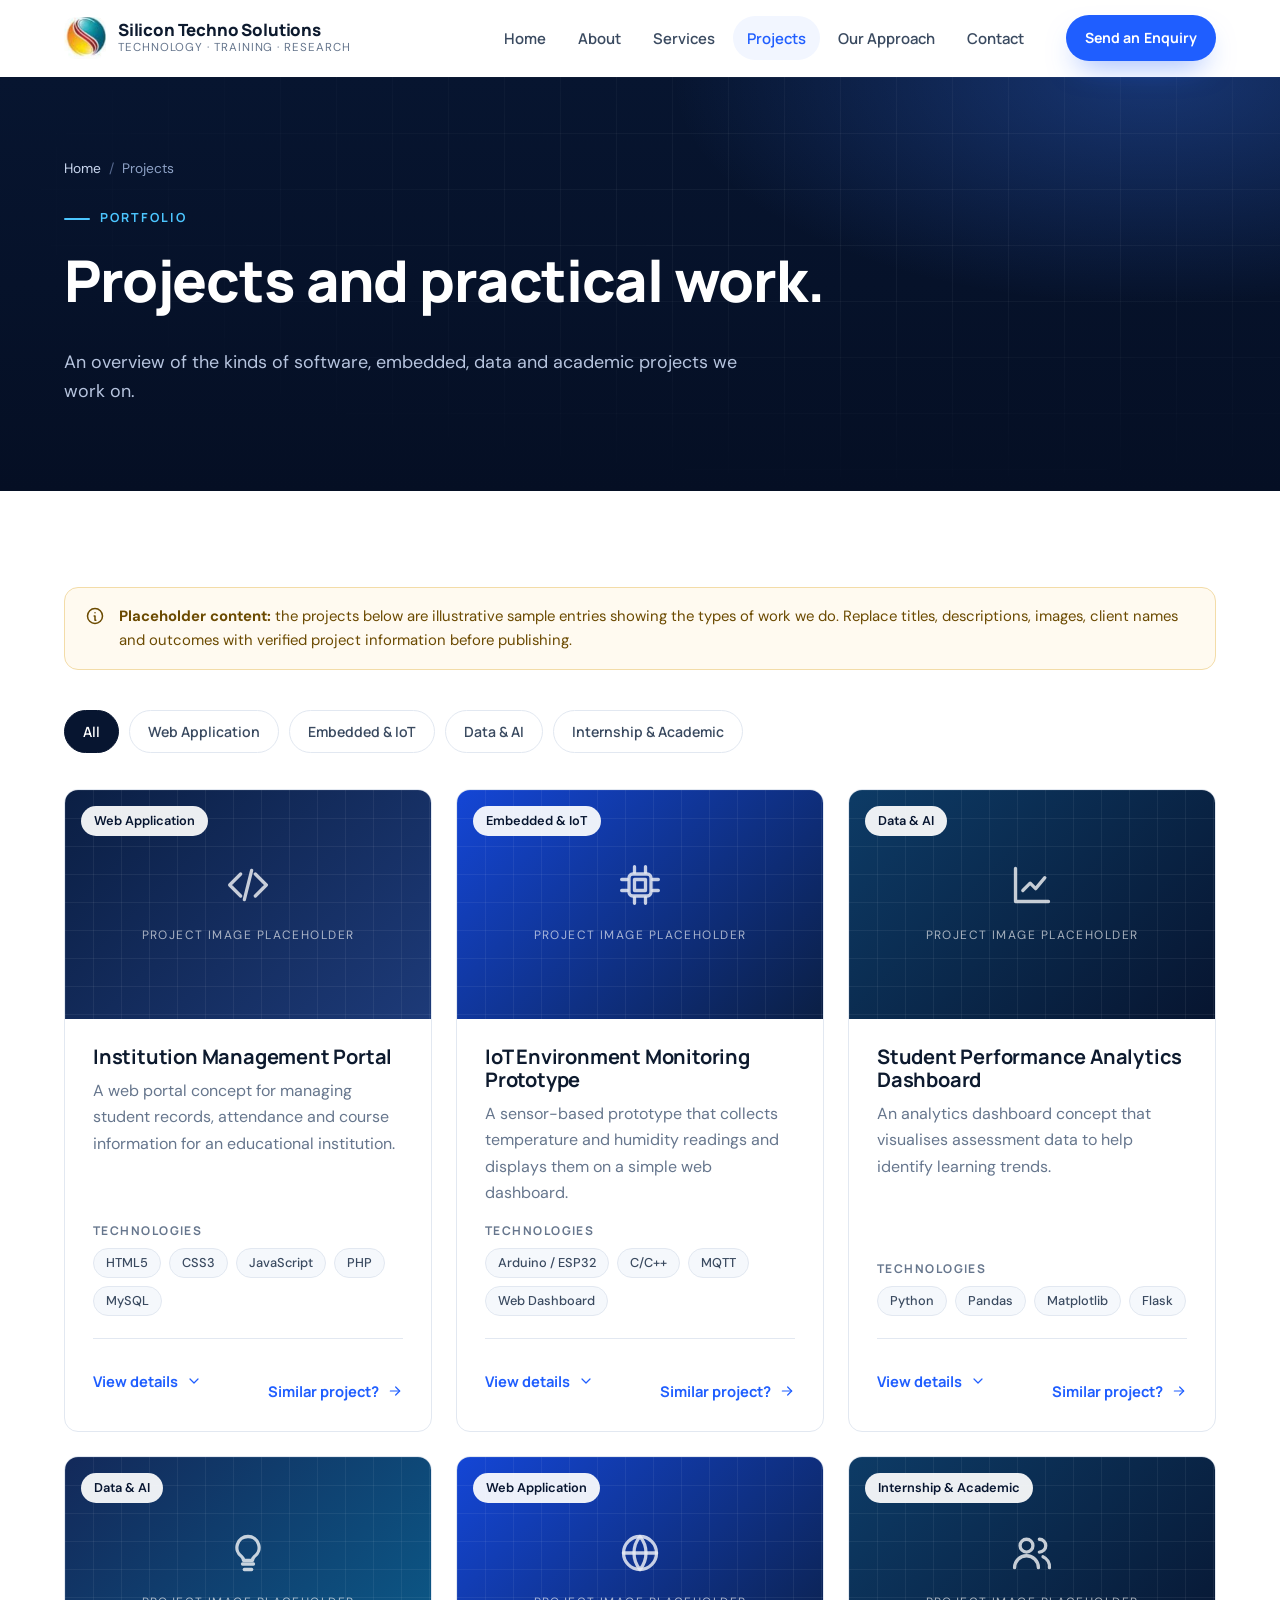
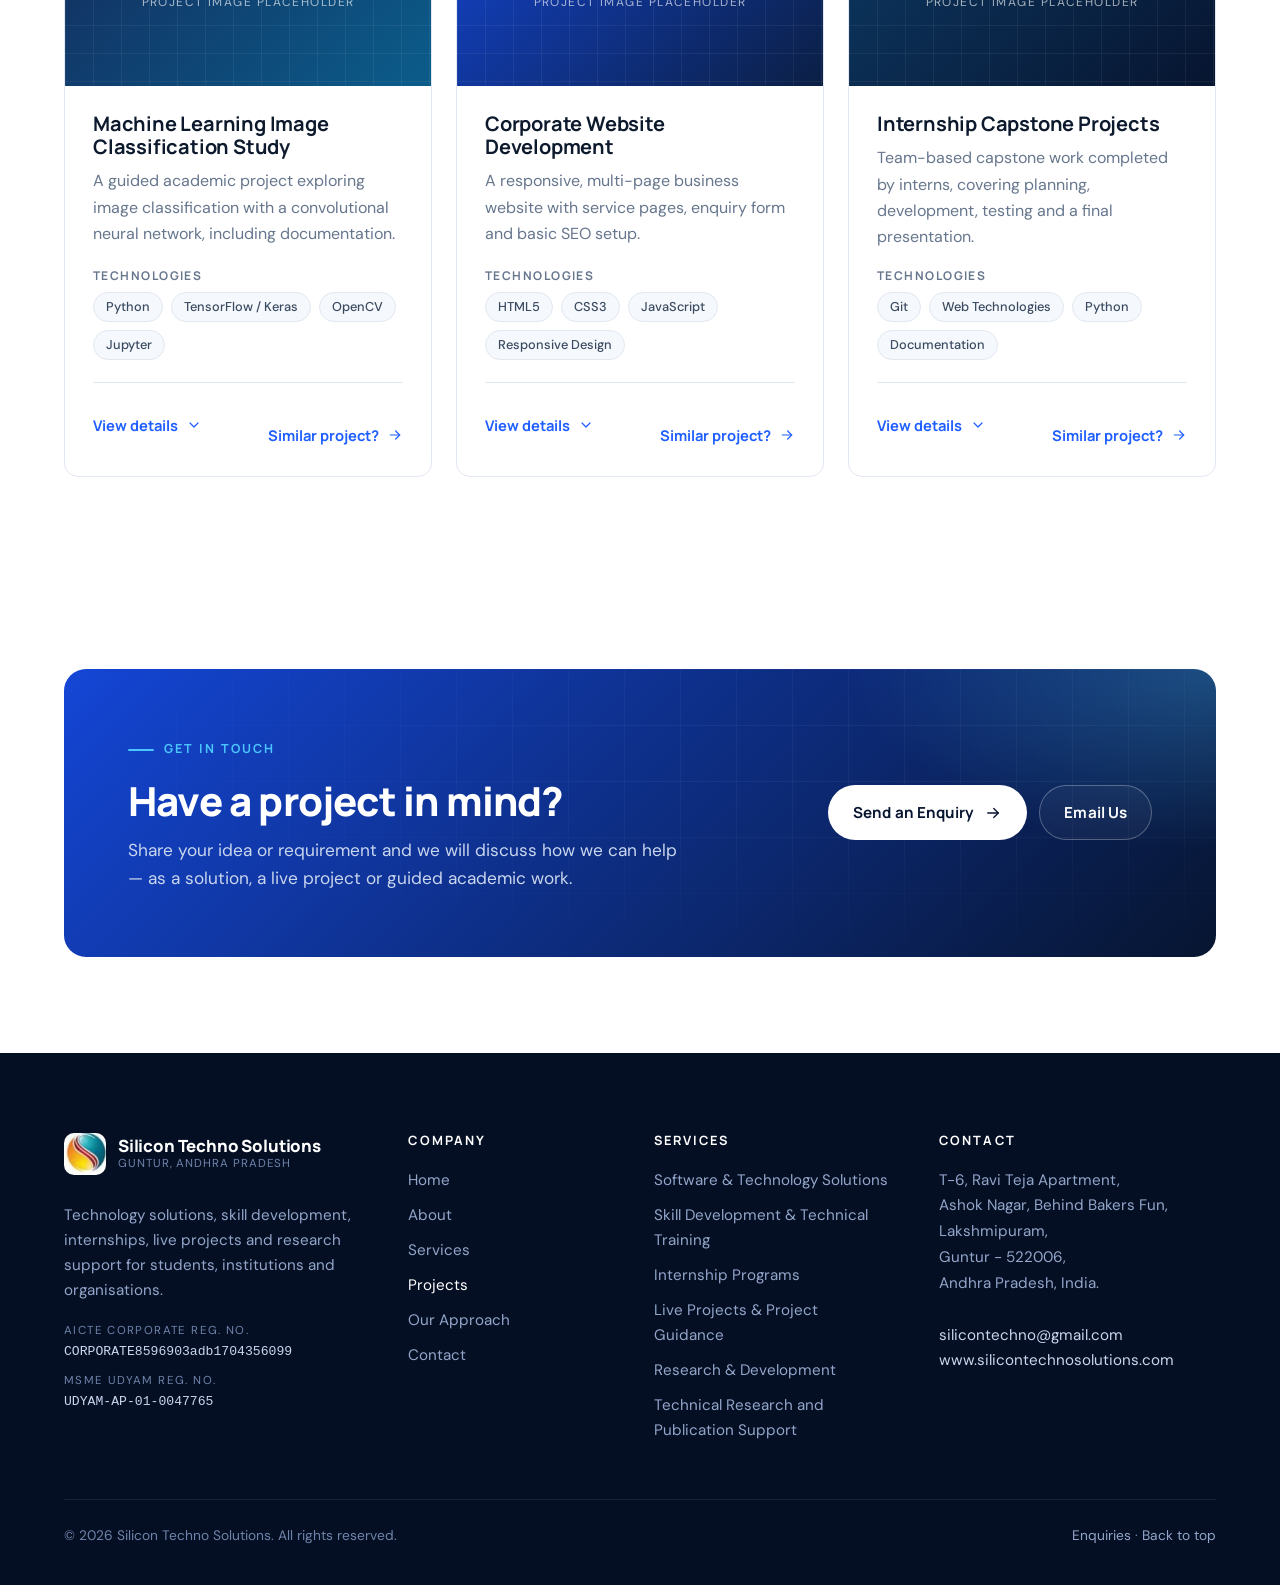
<file: projects.html>
<!DOCTYPE html>
<html lang="en" class="no-js">
<head>
  <meta charset="utf-8">
  <meta name="viewport" content="width=device-width, initial-scale=1">
  <title>Projects | Silicon Techno Solutions</title>
  <meta name="description" content="Explore the project portfolio of Silicon Techno Solutions — web applications, embedded &amp; IoT, data &amp; AI and academic projects.">
  <meta name="author" content="Silicon Techno Solutions">
  <meta name="theme-color" content="#071530">
  <link rel="canonical" href="https://www.silicontechnosolutions.com/projects.html">
  <meta property="og:type" content="website">
  <meta property="og:site_name" content="Silicon Techno Solutions">
  <meta property="og:title" content="Projects | Silicon Techno Solutions">
  <meta property="og:description" content="Explore the project portfolio of Silicon Techno Solutions — web applications, embedded &amp; IoT, data &amp; AI and academic projects.">
  <meta property="og:url" content="https://www.silicontechnosolutions.com/projects.html">
  <meta name="twitter:card" content="summary">
  <meta name="twitter:title" content="Projects | Silicon Techno Solutions">
  <meta name="twitter:description" content="Explore the project portfolio of Silicon Techno Solutions — web applications, embedded &amp; IoT, data &amp; AI and academic projects.">
  <link rel="icon" type="image/png" href="assets/logo.png">
  <link rel="preconnect" href="https://fonts.googleapis.com">
  <link rel="preconnect" href="https://fonts.gstatic.com" crossorigin>
  <link rel="stylesheet" href="https://fonts.googleapis.com/css2?family=DM+Sans:opsz,wght@9..40,400;9..40,500;9..40,600;9..40,700&amp;family=Manrope:wght@500;600;700;800&amp;display=swap">
  <link rel="stylesheet" href="style.css">
  <script src="script.js" defer></script>
</head>
<body>
  <a class="skip-link" href="#main">Skip to main content</a>

  <header class="site-header">
    <div class="container header-inner">
      <a class="brand" href="home.html" aria-label="Silicon Techno Solutions — Home">
        <img src="assets/logo.png" alt="" width="42" height="42">
        <span class="brand-text">
          <span class="brand-name">Silicon Techno Solutions</span>
          <span class="brand-tag">Technology &middot; Training &middot; Research</span>
        </span>
      </a>
      <button class="nav-toggle" type="button" aria-controls="primary-nav" aria-expanded="false" aria-label="Open menu">
        <span></span><span></span><span></span>
      </button>
      <nav class="primary-nav" id="primary-nav" aria-label="Main navigation">
        <ul class="nav-list">
          <li><a href="home.html">Home</a></li>
          <li><a href="about.html">About</a></li>
          <li><a href="services.html">Services</a></li>
          <li><a href="projects.html" aria-current="page">Projects</a></li>
          <li><a href="approach.html">Our Approach</a></li>
          <li><a href="contact.html">Contact</a></li>
        </ul>
        <a class="btn btn-primary btn-sm" href="contact.html#enquiry">Send an Enquiry</a>
      </nav>
    </div>
  </header>

  <main id="main" tabindex="-1">
    <section class="page-hero" aria-labelledby="page-title">
      <div class="container">
        <ol class="breadcrumb" aria-label="Breadcrumb">
          <li><a href="home.html">Home</a></li>
          <li aria-current="page">Projects</li>
        </ol>
        <span class="eyebrow">Portfolio</span>
        <h1 id="page-title">Projects and practical work.</h1>
        <p>An overview of the kinds of software, embedded, data and academic projects we work on.</p>
      </div>
    </section>

    <section class="section" aria-labelledby="portfolio-title">
      <div class="container">
        <h2 id="portfolio-title" class="sr-only">Project portfolio</h2>
        <div class="notice"><svg viewBox="0 0 24 24" fill="none" stroke="currentColor" stroke-width="1.8" stroke-linecap="round" stroke-linejoin="round" aria-hidden="true" focusable="false"><circle cx="12" cy="12" r="9"/><path d="M12 8h.01"/><path d="M11 12h1v5h1"/></svg><p><strong>Placeholder content:</strong> the projects below are illustrative sample entries showing the types of work we do. Replace titles, descriptions, images, client names and outcomes with verified project information before publishing.</p></div>
        <div class="filter-bar" role="group" aria-label="Filter projects by category">
          <button class="filter-btn" type="button" data-filter="all" aria-pressed="true">All</button>
          <button class="filter-btn" type="button" data-filter="web" aria-pressed="false">Web Application</button>
          <button class="filter-btn" type="button" data-filter="iot" aria-pressed="false">Embedded &amp; IoT</button>
          <button class="filter-btn" type="button" data-filter="data" aria-pressed="false">Data &amp; AI</button>
          <button class="filter-btn" type="button" data-filter="academic" aria-pressed="false">Internship &amp; Academic</button>
        </div>
        <p id="filter-status" class="sr-only" aria-live="polite"></p>
        <div class="grid grid-3">
            <article class="card project-card reveal reveal-delay-0" id="project-portal" data-category="web">
              <div class="project-media " role="img" aria-label="Project image placeholder for Institution Management Portal">
                <span class="tag">Web Application</span>
                <div class="project-media-inner"><svg viewBox="0 0 24 24" fill="none" stroke="currentColor" stroke-width="1.8" stroke-linecap="round" stroke-linejoin="round" aria-hidden="true" focusable="false"><path d="m16 18 6-6-6-6"/><path d="m8 6-6 6 6 6"/><path d="m14 4-4 16"/></svg><small>Project image placeholder</small></div>
              </div>
              <div class="project-body">
                <h3>Institution Management Portal</h3>
                <p>A web portal concept for managing student records, attendance and course information for an educational institution.</p>
                <div class="project-tech">
                  <h4>Technologies</h4>
                  <ul class="tag-list"><li class="tag">HTML5</li><li class="tag">CSS3</li><li class="tag">JavaScript</li><li class="tag">PHP</li><li class="tag">MySQL</li></ul>
                </div>
                <div class="project-details" id="project-portal-details" hidden>
                  <dl>
                    <dt>Client</dt><dd><span class="placeholder-text">[Client / institution name — add if permitted]</span></dd>
                    <dt>Year</dt><dd><span class="placeholder-text">[Year]</span></dd>
                    <dt>Our role</dt><dd>Requirement analysis, UI design, development and deployment</dd>
                    <dt>Outcome</dt><dd><span class="placeholder-text">[Add verified outcome]</span></dd>
                  </dl>
                </div>
                <div class="project-actions">
                  <button class="details-btn" type="button" aria-expanded="false" aria-controls="project-portal-details"><span class="label">View details</span><svg viewBox="0 0 24 24" fill="none" stroke="currentColor" stroke-width="1.8" stroke-linecap="round" stroke-linejoin="round" aria-hidden="true" focusable="false"><path d="m6 9 6 6 6-6"/></svg></button>
                  <a class="link-arrow" href="contact.html?service=software#enquiry">Similar project? <span class="sr-only">Enquire about Institution Management Portal</span><svg viewBox="0 0 24 24" fill="none" stroke="currentColor" stroke-width="1.8" stroke-linecap="round" stroke-linejoin="round" aria-hidden="true" focusable="false"><path d="M5 12h14"/><path d="m13 6 6 6-6 6"/></svg></a>
                </div>
              </div>
            </article>
            <article class="card project-card reveal reveal-delay-1" id="project-iot" data-category="iot">
              <div class="project-media alt-1" role="img" aria-label="Project image placeholder for IoT Environment Monitoring Prototype">
                <span class="tag">Embedded &amp; IoT</span>
                <div class="project-media-inner"><svg viewBox="0 0 24 24" fill="none" stroke="currentColor" stroke-width="1.8" stroke-linecap="round" stroke-linejoin="round" aria-hidden="true" focusable="false"><rect x="6" y="6" width="12" height="12" rx="2"/><rect x="9" y="9" width="6" height="6"/><path d="M9 2v3M15 2v3M9 19v3M15 19v3M2 9h3M2 15h3M19 9h3M19 15h3"/></svg><small>Project image placeholder</small></div>
              </div>
              <div class="project-body">
                <h3>IoT Environment Monitoring Prototype</h3>
                <p>A sensor-based prototype that collects temperature and humidity readings and displays them on a simple web dashboard.</p>
                <div class="project-tech">
                  <h4>Technologies</h4>
                  <ul class="tag-list"><li class="tag">Arduino / ESP32</li><li class="tag">C/C++</li><li class="tag">MQTT</li><li class="tag">Web Dashboard</li></ul>
                </div>
                <div class="project-details" id="project-iot-details" hidden>
                  <dl>
                    <dt>Client</dt><dd><span class="placeholder-text">[Client / program name]</span></dd>
                    <dt>Year</dt><dd><span class="placeholder-text">[Year]</span></dd>
                    <dt>Our role</dt><dd>Hardware integration, firmware and dashboard</dd>
                    <dt>Outcome</dt><dd><span class="placeholder-text">[Add verified outcome]</span></dd>
                  </dl>
                </div>
                <div class="project-actions">
                  <button class="details-btn" type="button" aria-expanded="false" aria-controls="project-iot-details"><span class="label">View details</span><svg viewBox="0 0 24 24" fill="none" stroke="currentColor" stroke-width="1.8" stroke-linecap="round" stroke-linejoin="round" aria-hidden="true" focusable="false"><path d="m6 9 6 6 6-6"/></svg></button>
                  <a class="link-arrow" href="contact.html?service=software#enquiry">Similar project? <span class="sr-only">Enquire about IoT Environment Monitoring Prototype</span><svg viewBox="0 0 24 24" fill="none" stroke="currentColor" stroke-width="1.8" stroke-linecap="round" stroke-linejoin="round" aria-hidden="true" focusable="false"><path d="M5 12h14"/><path d="m13 6 6 6-6 6"/></svg></a>
                </div>
              </div>
            </article>
            <article class="card project-card reveal reveal-delay-2" id="project-analytics" data-category="data">
              <div class="project-media alt-2" role="img" aria-label="Project image placeholder for Student Performance Analytics Dashboard">
                <span class="tag">Data &amp; AI</span>
                <div class="project-media-inner"><svg viewBox="0 0 24 24" fill="none" stroke="currentColor" stroke-width="1.8" stroke-linecap="round" stroke-linejoin="round" aria-hidden="true" focusable="false"><path d="M3 3v18h18"/><path d="m7 15 4-4 3 3 5-6"/></svg><small>Project image placeholder</small></div>
              </div>
              <div class="project-body">
                <h3>Student Performance Analytics Dashboard</h3>
                <p>An analytics dashboard concept that visualises assessment data to help identify learning trends.</p>
                <div class="project-tech">
                  <h4>Technologies</h4>
                  <ul class="tag-list"><li class="tag">Python</li><li class="tag">Pandas</li><li class="tag">Matplotlib</li><li class="tag">Flask</li></ul>
                </div>
                <div class="project-details" id="project-analytics-details" hidden>
                  <dl>
                    <dt>Client</dt><dd><span class="placeholder-text">[Client / program name]</span></dd>
                    <dt>Year</dt><dd><span class="placeholder-text">[Year]</span></dd>
                    <dt>Our role</dt><dd>Data preparation, analysis and visualisation</dd>
                    <dt>Outcome</dt><dd><span class="placeholder-text">[Add verified outcome]</span></dd>
                  </dl>
                </div>
                <div class="project-actions">
                  <button class="details-btn" type="button" aria-expanded="false" aria-controls="project-analytics-details"><span class="label">View details</span><svg viewBox="0 0 24 24" fill="none" stroke="currentColor" stroke-width="1.8" stroke-linecap="round" stroke-linejoin="round" aria-hidden="true" focusable="false"><path d="m6 9 6 6 6-6"/></svg></button>
                  <a class="link-arrow" href="contact.html?service=software#enquiry">Similar project? <span class="sr-only">Enquire about Student Performance Analytics Dashboard</span><svg viewBox="0 0 24 24" fill="none" stroke="currentColor" stroke-width="1.8" stroke-linecap="round" stroke-linejoin="round" aria-hidden="true" focusable="false"><path d="M5 12h14"/><path d="m13 6 6 6-6 6"/></svg></a>
                </div>
              </div>
            </article>
            <article class="card project-card reveal reveal-delay-0" id="project-ml" data-category="data">
              <div class="project-media alt-3" role="img" aria-label="Project image placeholder for Machine Learning Image Classification Study">
                <span class="tag">Data &amp; AI</span>
                <div class="project-media-inner"><svg viewBox="0 0 24 24" fill="none" stroke="currentColor" stroke-width="1.8" stroke-linecap="round" stroke-linejoin="round" aria-hidden="true" focusable="false"><path d="M9 18h6"/><path d="M10 21h4"/><path d="M12 3a6 6 0 0 0-3.5 10.9c.6.5 1 1.2 1 2.1h5c0-.9.4-1.6 1-2.1A6 6 0 0 0 12 3Z"/></svg><small>Project image placeholder</small></div>
              </div>
              <div class="project-body">
                <h3>Machine Learning Image Classification Study</h3>
                <p>A guided academic project exploring image classification with a convolutional neural network, including documentation.</p>
                <div class="project-tech">
                  <h4>Technologies</h4>
                  <ul class="tag-list"><li class="tag">Python</li><li class="tag">TensorFlow / Keras</li><li class="tag">OpenCV</li><li class="tag">Jupyter</li></ul>
                </div>
                <div class="project-details" id="project-ml-details" hidden>
                  <dl>
                    <dt>Client</dt><dd><span class="placeholder-text">[Academic project — add institution if permitted]</span></dd>
                    <dt>Year</dt><dd><span class="placeholder-text">[Year]</span></dd>
                    <dt>Our role</dt><dd>Project guidance, model development support and documentation review</dd>
                    <dt>Outcome</dt><dd><span class="placeholder-text">[Add verified outcome]</span></dd>
                  </dl>
                </div>
                <div class="project-actions">
                  <button class="details-btn" type="button" aria-expanded="false" aria-controls="project-ml-details"><span class="label">View details</span><svg viewBox="0 0 24 24" fill="none" stroke="currentColor" stroke-width="1.8" stroke-linecap="round" stroke-linejoin="round" aria-hidden="true" focusable="false"><path d="m6 9 6 6 6-6"/></svg></button>
                  <a class="link-arrow" href="contact.html?service=software#enquiry">Similar project? <span class="sr-only">Enquire about Machine Learning Image Classification Study</span><svg viewBox="0 0 24 24" fill="none" stroke="currentColor" stroke-width="1.8" stroke-linecap="round" stroke-linejoin="round" aria-hidden="true" focusable="false"><path d="M5 12h14"/><path d="m13 6 6 6-6 6"/></svg></a>
                </div>
              </div>
            </article>
            <article class="card project-card reveal reveal-delay-1" id="project-website" data-category="web">
              <div class="project-media alt-1" role="img" aria-label="Project image placeholder for Corporate Website Development">
                <span class="tag">Web Application</span>
                <div class="project-media-inner"><svg viewBox="0 0 24 24" fill="none" stroke="currentColor" stroke-width="1.8" stroke-linecap="round" stroke-linejoin="round" aria-hidden="true" focusable="false"><circle cx="12" cy="12" r="9"/><path d="M3 12h18"/><path d="M12 3a14 14 0 0 1 0 18a14 14 0 0 1 0-18Z"/></svg><small>Project image placeholder</small></div>
              </div>
              <div class="project-body">
                <h3>Corporate Website Development</h3>
                <p>A responsive, multi-page business website with service pages, enquiry form and basic SEO setup.</p>
                <div class="project-tech">
                  <h4>Technologies</h4>
                  <ul class="tag-list"><li class="tag">HTML5</li><li class="tag">CSS3</li><li class="tag">JavaScript</li><li class="tag">Responsive Design</li></ul>
                </div>
                <div class="project-details" id="project-website-details" hidden>
                  <dl>
                    <dt>Client</dt><dd><span class="placeholder-text">[Client name — add if permitted]</span></dd>
                    <dt>Year</dt><dd><span class="placeholder-text">[Year]</span></dd>
                    <dt>Our role</dt><dd>Design, development and launch</dd>
                    <dt>Outcome</dt><dd><span class="placeholder-text">[Add verified outcome]</span></dd>
                  </dl>
                </div>
                <div class="project-actions">
                  <button class="details-btn" type="button" aria-expanded="false" aria-controls="project-website-details"><span class="label">View details</span><svg viewBox="0 0 24 24" fill="none" stroke="currentColor" stroke-width="1.8" stroke-linecap="round" stroke-linejoin="round" aria-hidden="true" focusable="false"><path d="m6 9 6 6 6-6"/></svg></button>
                  <a class="link-arrow" href="contact.html?service=software#enquiry">Similar project? <span class="sr-only">Enquire about Corporate Website Development</span><svg viewBox="0 0 24 24" fill="none" stroke="currentColor" stroke-width="1.8" stroke-linecap="round" stroke-linejoin="round" aria-hidden="true" focusable="false"><path d="M5 12h14"/><path d="m13 6 6 6-6 6"/></svg></a>
                </div>
              </div>
            </article>
            <article class="card project-card reveal reveal-delay-2" id="project-internship" data-category="academic">
              <div class="project-media alt-2" role="img" aria-label="Project image placeholder for Internship Capstone Projects">
                <span class="tag">Internship &amp; Academic</span>
                <div class="project-media-inner"><svg viewBox="0 0 24 24" fill="none" stroke="currentColor" stroke-width="1.8" stroke-linecap="round" stroke-linejoin="round" aria-hidden="true" focusable="false"><circle cx="9" cy="8" r="3.5"/><path d="M2.5 20a6.5 6.5 0 0 1 13 0"/><path d="M16 4.5a3.5 3.5 0 0 1 0 7"/><path d="M18 14a6 6 0 0 1 3.5 6"/></svg><small>Project image placeholder</small></div>
              </div>
              <div class="project-body">
                <h3>Internship Capstone Projects</h3>
                <p>Team-based capstone work completed by interns, covering planning, development, testing and a final presentation.</p>
                <div class="project-tech">
                  <h4>Technologies</h4>
                  <ul class="tag-list"><li class="tag">Git</li><li class="tag">Web Technologies</li><li class="tag">Python</li><li class="tag">Documentation</li></ul>
                </div>
                <div class="project-details" id="project-internship-details" hidden>
                  <dl>
                    <dt>Client</dt><dd><span class="placeholder-text">[Internship batch / program name]</span></dd>
                    <dt>Year</dt><dd><span class="placeholder-text">[Year]</span></dd>
                    <dt>Our role</dt><dd>Mentoring, reviews and evaluation</dd>
                    <dt>Outcome</dt><dd><span class="placeholder-text">[Add verified outcome]</span></dd>
                  </dl>
                </div>
                <div class="project-actions">
                  <button class="details-btn" type="button" aria-expanded="false" aria-controls="project-internship-details"><span class="label">View details</span><svg viewBox="0 0 24 24" fill="none" stroke="currentColor" stroke-width="1.8" stroke-linecap="round" stroke-linejoin="round" aria-hidden="true" focusable="false"><path d="m6 9 6 6 6-6"/></svg></button>
                  <a class="link-arrow" href="contact.html?service=software#enquiry">Similar project? <span class="sr-only">Enquire about Internship Capstone Projects</span><svg viewBox="0 0 24 24" fill="none" stroke="currentColor" stroke-width="1.8" stroke-linecap="round" stroke-linejoin="round" aria-hidden="true" focusable="false"><path d="M5 12h14"/><path d="m13 6 6 6-6 6"/></svg></a>
                </div>
              </div>
            </article>
        </div>
      </div>
    </section>

    <section class="section">
      <div class="container">
        <div class="cta-band reveal">
          <div>
            <span class="eyebrow">Get in touch</span>
            <h2 id="projects-cta-title">Have a project in mind?</h2>
            <p>Share your idea or requirement and we will discuss how we can help — as a solution, a live project or guided academic work.</p>
          </div>
          <div class="cta-actions">
            <a class="btn btn-white" href="contact.html#enquiry">Send an Enquiry <svg viewBox="0 0 24 24" fill="none" stroke="currentColor" stroke-width="1.8" stroke-linecap="round" stroke-linejoin="round" aria-hidden="true" focusable="false"><path d="M5 12h14"/><path d="m13 6 6 6-6 6"/></svg></a>
            <a class="btn btn-ghost-light" href="mailto:silicontechno@gmail.com">Email Us</a>
          </div>
        </div>
      </div>
    </section>
  </main>

  <footer class="site-footer">
    <div class="container">
      <div class="footer-grid">
        <div>
          <a class="brand" href="home.html" aria-label="Silicon Techno Solutions — Home">
            <img src="assets/logo.png" alt="" width="42" height="42">
            <span class="brand-text">
              <span class="brand-name">Silicon Techno Solutions</span>
              <span class="brand-tag">Guntur, Andhra Pradesh</span>
            </span>
          </a>
          <p class="footer-about">Technology solutions, skill development, internships, live projects and research support for students, institutions and organisations.</p>
          <div class="footer-reg">
            <div><span>AICTE Corporate Reg. No.</span><code>CORPORATE8596903adb1704356099</code></div>
            <div><span>MSME Udyam Reg. No.</span><code>UDYAM-AP-01-0047765</code></div>
          </div>
        </div>
        <nav aria-label="Footer navigation">
          <h2>Company</h2>
          <ul class="footer-links">
            <li><a href="home.html">Home</a></li>
            <li><a href="about.html">About</a></li>
            <li><a href="services.html">Services</a></li>
            <li><a href="projects.html" aria-current="page">Projects</a></li>
            <li><a href="approach.html">Our Approach</a></li>
            <li><a href="contact.html">Contact</a></li>
          </ul>
        </nav>
        <nav aria-label="Footer services">
          <h2>Services</h2>
          <ul class="footer-links">
            <li><a href="services.html#software">Software &amp; Technology Solutions</a></li>
            <li><a href="services.html#training">Skill Development &amp; Technical Training</a></li>
            <li><a href="services.html#internship">Internship Programs</a></li>
            <li><a href="services.html#projects">Live Projects &amp; Project Guidance</a></li>
            <li><a href="services.html#research">Research &amp; Development</a></li>
            <li><a href="services.html#publication">Technical Research and Publication Support</a></li>
          </ul>
        </nav>
        <div>
          <h2>Contact</h2>
          <address>
            T-6, Ravi Teja Apartment,<br>Ashok Nagar, Behind Bakers Fun,<br>Lakshmipuram,<br>Guntur - 522006,<br>Andhra Pradesh, India.<br><br>
            <a href="mailto:silicontechno@gmail.com">silicontechno@gmail.com</a><br>
            <a href="https://www.silicontechnosolutions.com/" rel="noopener">www.silicontechnosolutions.com</a>
          </address>
        </div>
      </div>
      <div class="footer-bottom">
        <p>&copy; <span data-year>2026</span> Silicon Techno Solutions. All rights reserved.</p>
        <p><a href="contact.html#enquiry">Enquiries</a> &middot; <a href="#main">Back to top</a></p>
      </div>
    </div>
  </footer>

  <button class="back-to-top" type="button" aria-label="Back to top"><svg viewBox="0 0 24 24" fill="none" stroke="currentColor" stroke-width="1.8" stroke-linecap="round" stroke-linejoin="round" aria-hidden="true" focusable="false"><path d="M12 19V5"/><path d="m5 12 7-7 7 7"/></svg></button>
</body>
</html>
</file>
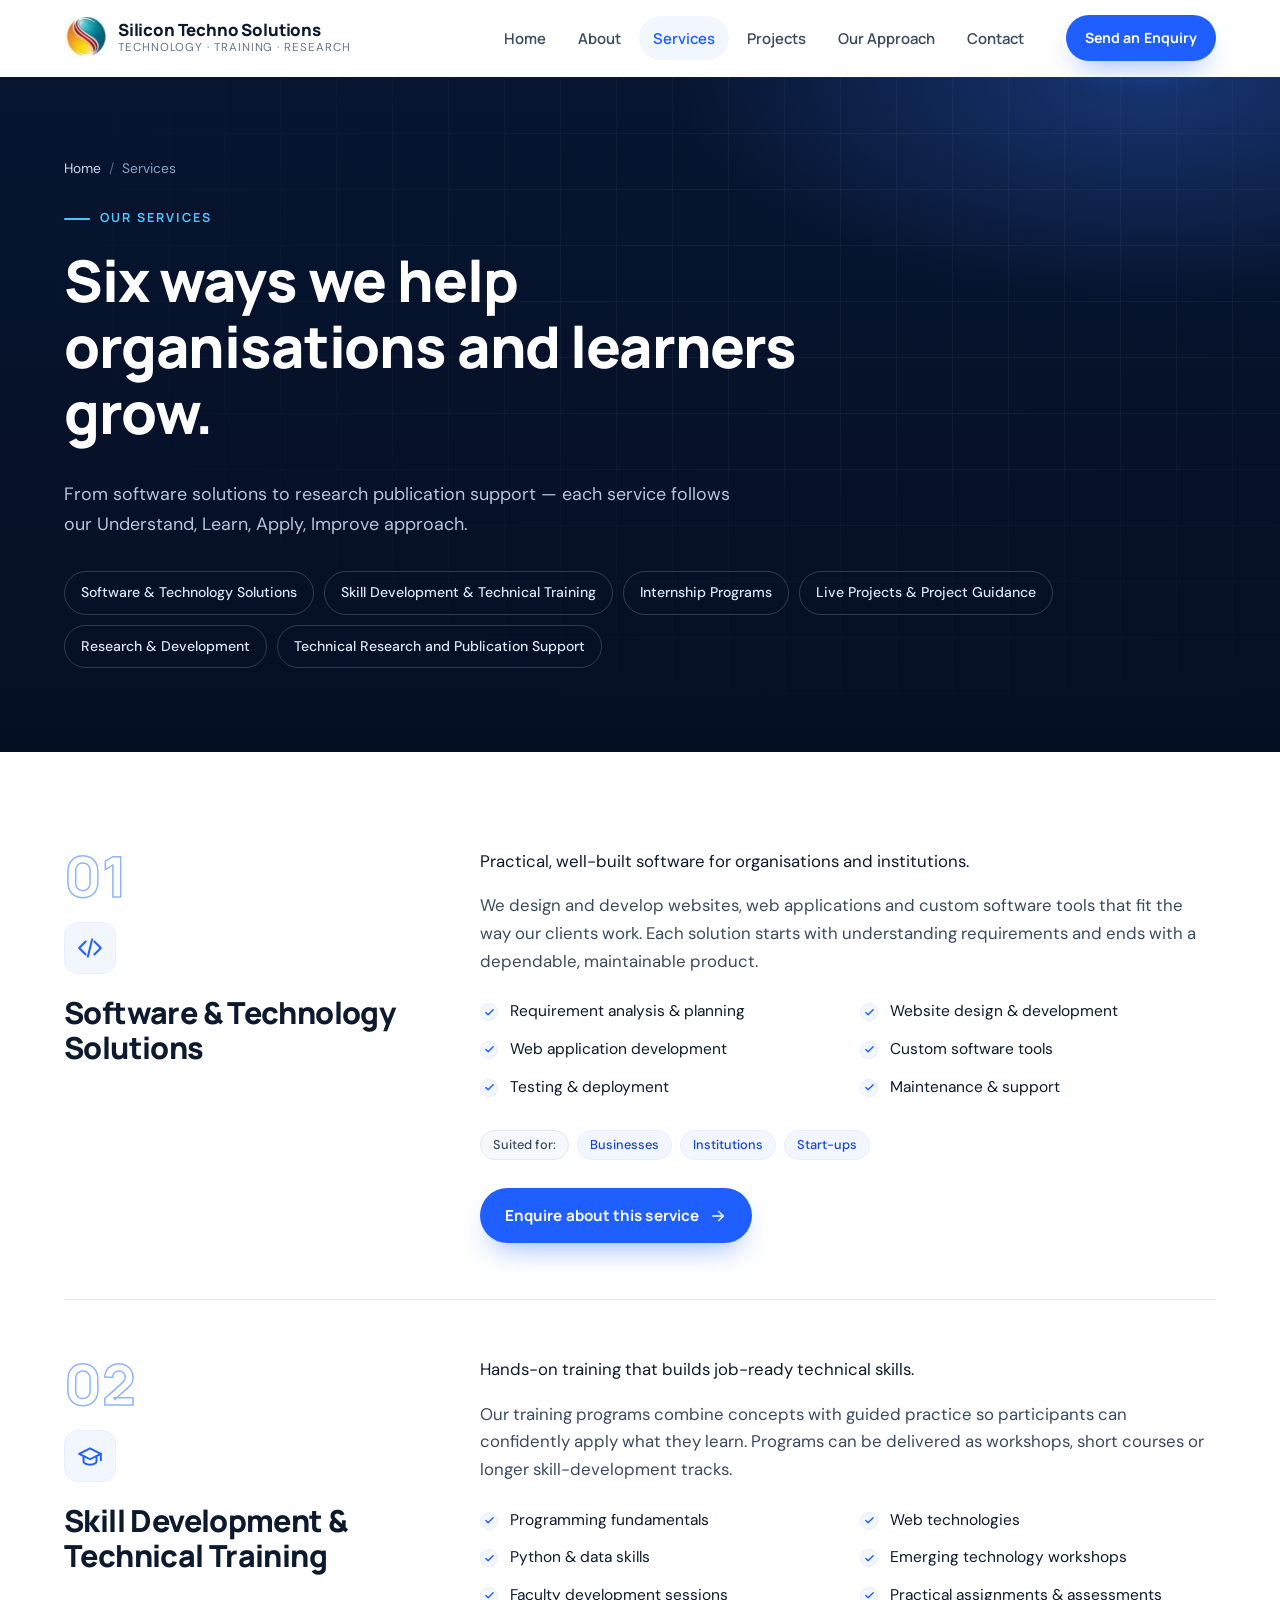
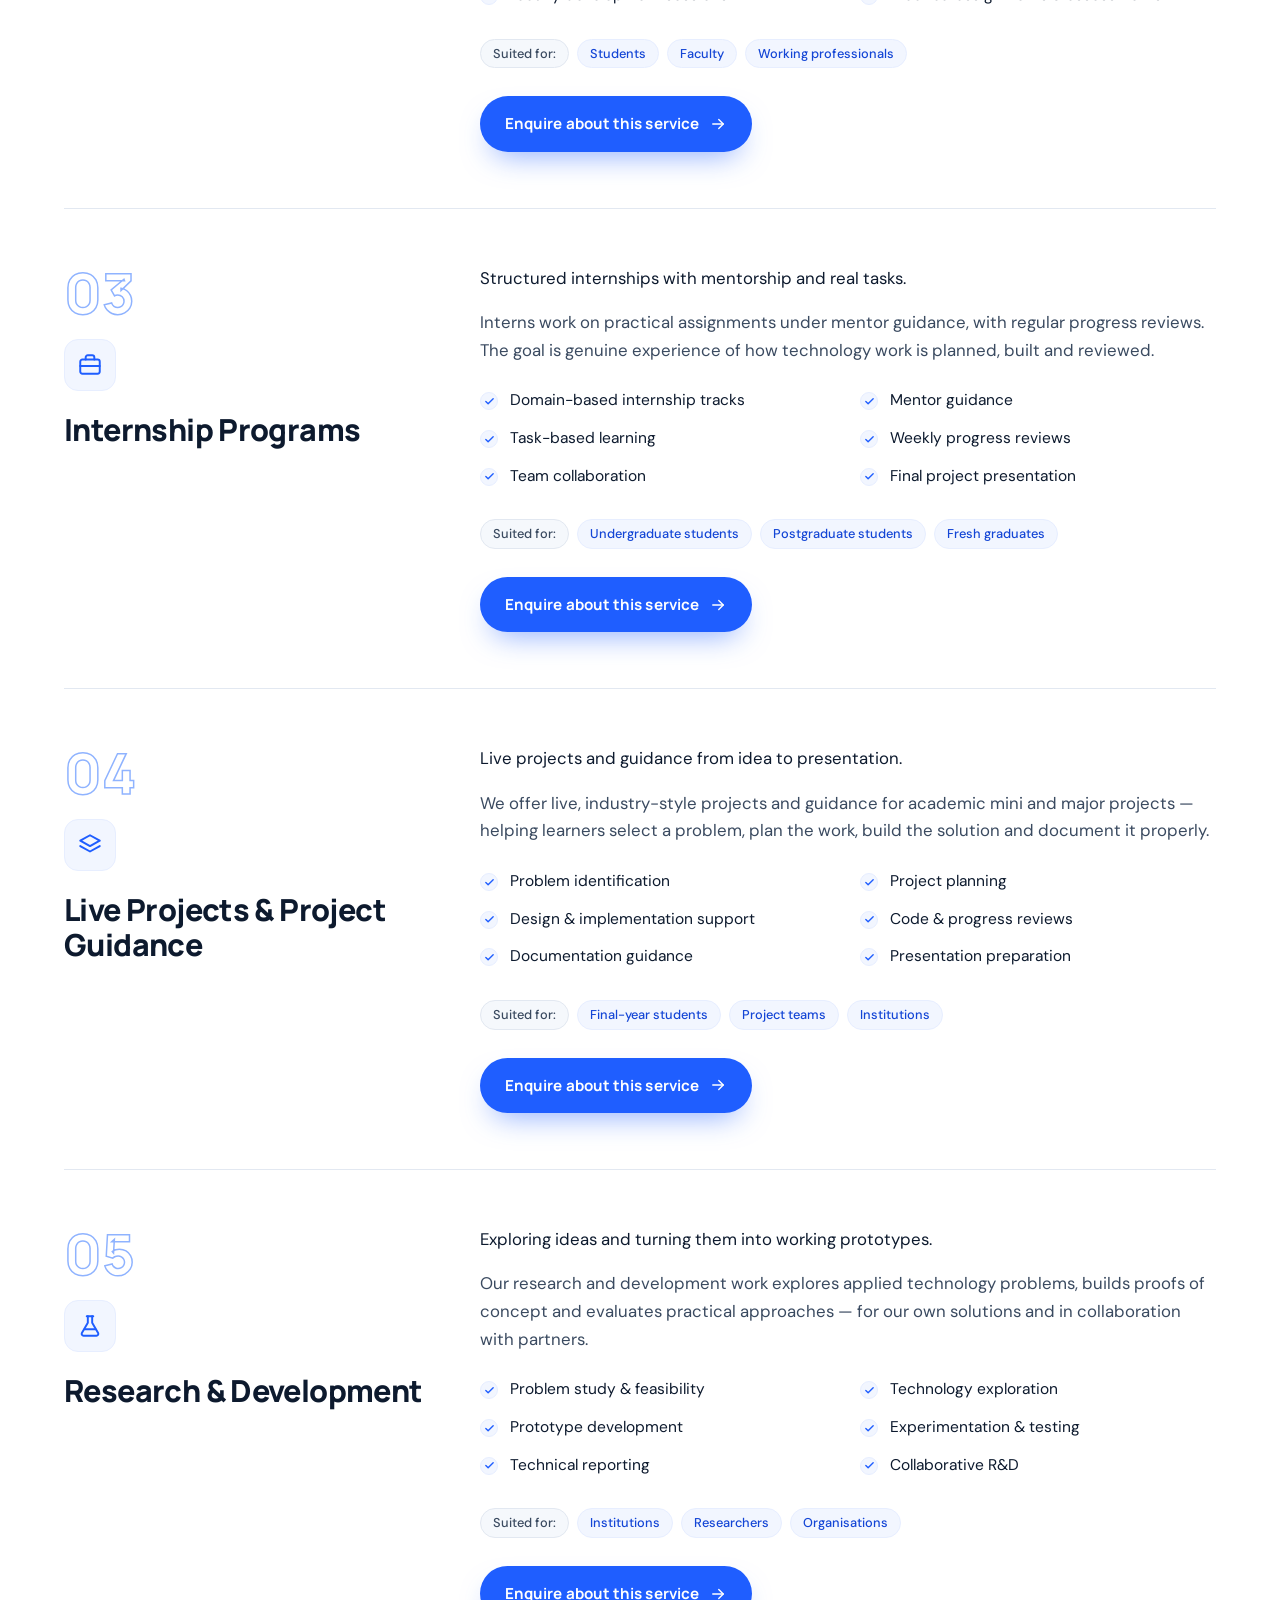
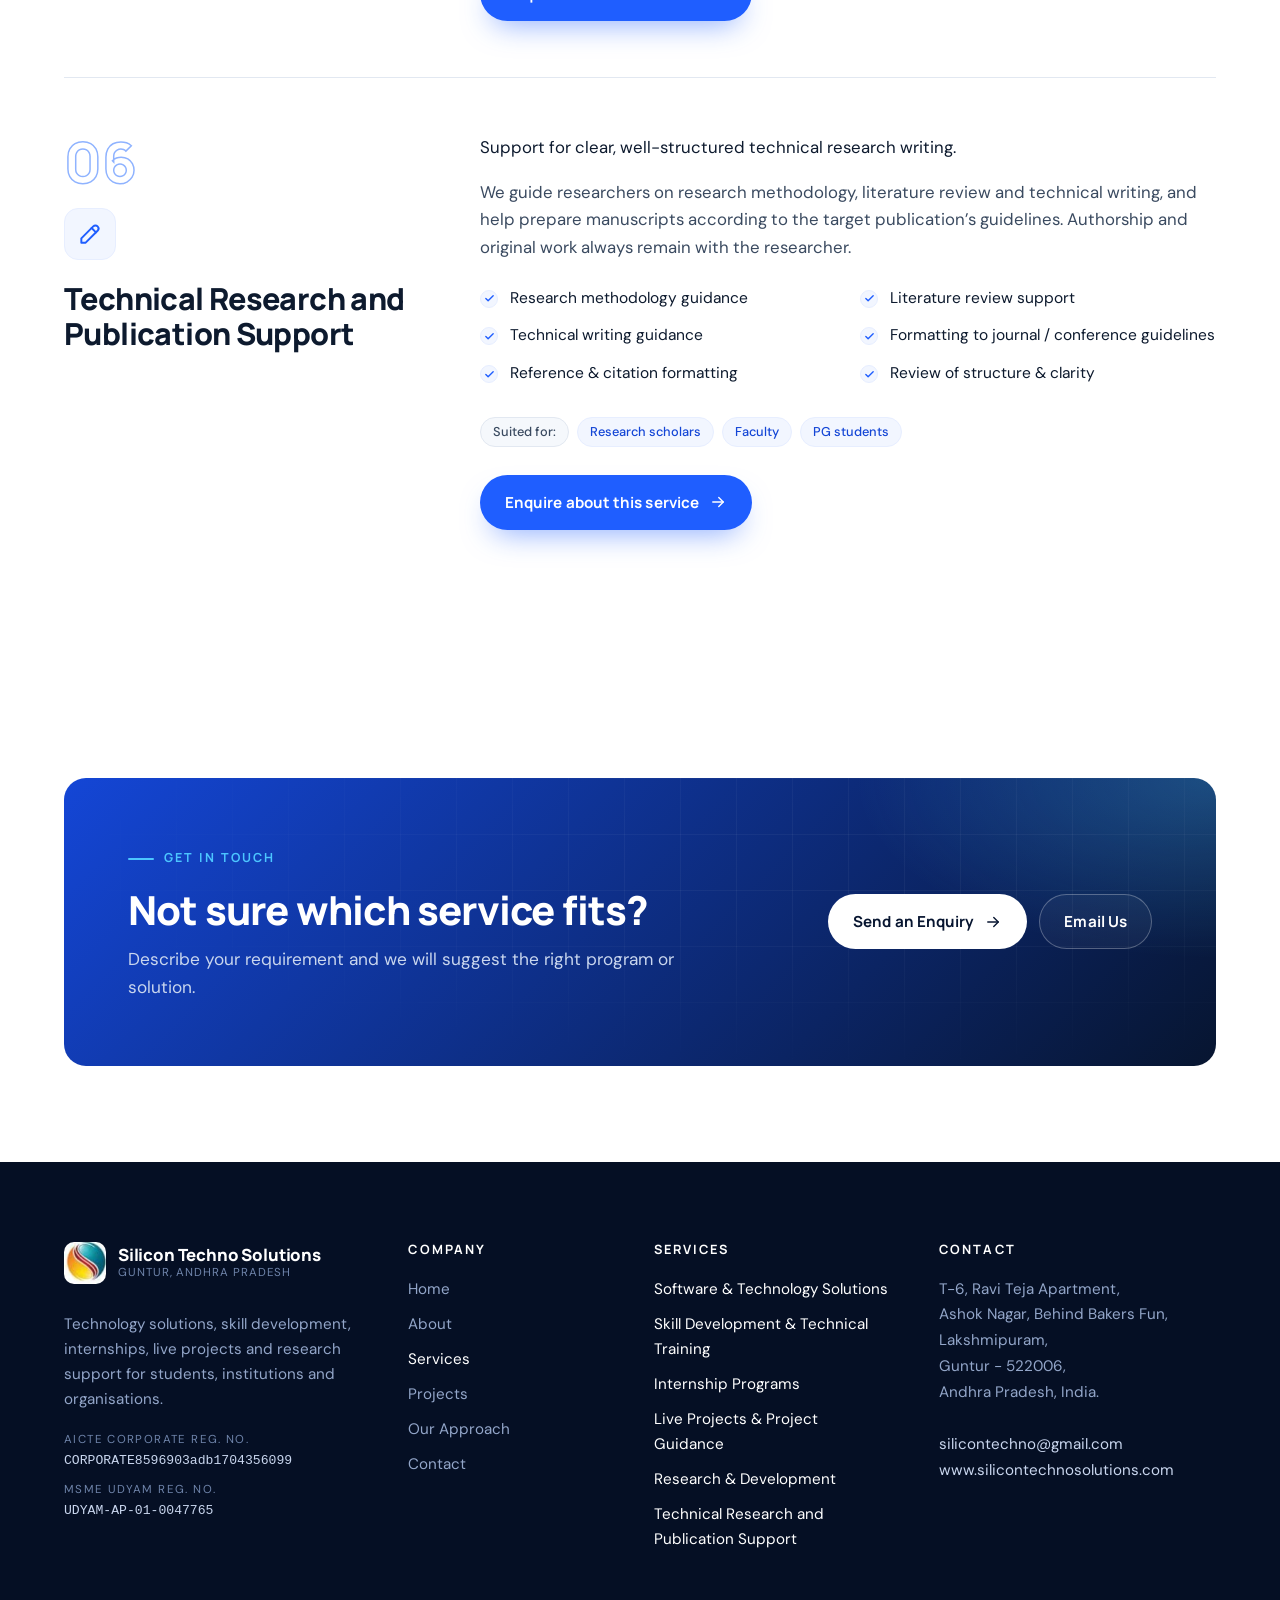
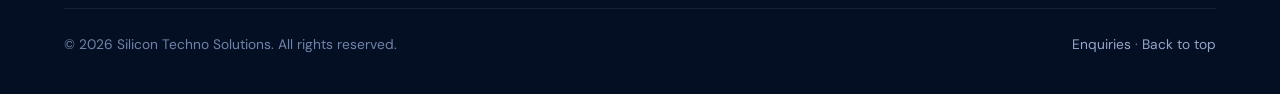
<file: services.html>
<!DOCTYPE html>
<html lang="en" class="no-js">
<head>
  <meta charset="utf-8">
  <meta name="viewport" content="width=device-width, initial-scale=1">
  <title>Services | Silicon Techno Solutions</title>
  <meta name="description" content="Software &amp; technology solutions, skill development &amp; technical training, internships, live projects, R&amp;D and technical research publication support from Silicon Techno Solutions.">
  <meta name="author" content="Silicon Techno Solutions">
  <meta name="theme-color" content="#071530">
  <link rel="canonical" href="https://www.silicontechnosolutions.com/services.html">
  <meta property="og:type" content="website">
  <meta property="og:site_name" content="Silicon Techno Solutions">
  <meta property="og:title" content="Services | Silicon Techno Solutions">
  <meta property="og:description" content="Software &amp; technology solutions, skill development &amp; technical training, internships, live projects, R&amp;D and technical research publication support from Silicon Techno Solutions.">
  <meta property="og:url" content="https://www.silicontechnosolutions.com/services.html">
  <meta name="twitter:card" content="summary">
  <meta name="twitter:title" content="Services | Silicon Techno Solutions">
  <meta name="twitter:description" content="Software &amp; technology solutions, skill development &amp; technical training, internships, live projects, R&amp;D and technical research publication support from Silicon Techno Solutions.">
  <link rel="icon" type="image/png" href="assets/logo.png">
  <link rel="preconnect" href="https://fonts.googleapis.com">
  <link rel="preconnect" href="https://fonts.gstatic.com" crossorigin>
  <link rel="stylesheet" href="https://fonts.googleapis.com/css2?family=DM+Sans:opsz,wght@9..40,400;9..40,500;9..40,600;9..40,700&amp;family=Manrope:wght@500;600;700;800&amp;display=swap">
  <link rel="stylesheet" href="style.css">
  <script src="script.js" defer></script>
</head>
<body>
  <a class="skip-link" href="#main">Skip to main content</a>

  <header class="site-header">
    <div class="container header-inner">
      <a class="brand" href="home.html" aria-label="Silicon Techno Solutions — Home">
        <img src="assets/logo.png" alt="" width="42" height="42">
        <span class="brand-text">
          <span class="brand-name">Silicon Techno Solutions</span>
          <span class="brand-tag">Technology &middot; Training &middot; Research</span>
        </span>
      </a>
      <button class="nav-toggle" type="button" aria-controls="primary-nav" aria-expanded="false" aria-label="Open menu">
        <span></span><span></span><span></span>
      </button>
      <nav class="primary-nav" id="primary-nav" aria-label="Main navigation">
        <ul class="nav-list">
          <li><a href="home.html">Home</a></li>
          <li><a href="about.html">About</a></li>
          <li><a href="services.html" aria-current="page">Services</a></li>
          <li><a href="projects.html">Projects</a></li>
          <li><a href="approach.html">Our Approach</a></li>
          <li><a href="contact.html">Contact</a></li>
        </ul>
        <a class="btn btn-primary btn-sm" href="contact.html#enquiry">Send an Enquiry</a>
      </nav>
    </div>
  </header>

  <main id="main" tabindex="-1">
    <section class="page-hero" aria-labelledby="page-title">
      <div class="container">
        <ol class="breadcrumb" aria-label="Breadcrumb">
          <li><a href="home.html">Home</a></li>
          <li aria-current="page">Services</li>
        </ol>
        <span class="eyebrow">Our services</span>
        <h1 id="page-title">Six ways we help organisations and learners grow.</h1>
        <p>From software solutions to research publication support — each service follows our Understand, Learn, Apply, Improve approach.</p>
        <ul class="service-index" aria-label="Jump to a service" style="margin-top:32px"><li><a href="#software">Software &amp; Technology Solutions</a></li><li><a href="#training">Skill Development &amp; Technical Training</a></li><li><a href="#internship">Internship Programs</a></li><li><a href="#projects">Live Projects &amp; Project Guidance</a></li><li><a href="#research">Research &amp; Development</a></li><li><a href="#publication">Technical Research and Publication Support</a></li></ul>
      </div>
    </section>

    <section class="section" aria-label="Service details">
      <div class="container">
        <article class="service-detail reveal" id="software" aria-labelledby="software-title">
          <div class="service-detail-head">
            <span class="num-big" aria-hidden="true">01</span>
            <div class="icon-box"><svg viewBox="0 0 24 24" fill="none" stroke="currentColor" stroke-width="1.8" stroke-linecap="round" stroke-linejoin="round" aria-hidden="true" focusable="false"><path d="m16 18 6-6-6-6"/><path d="m8 6-6 6 6 6"/><path d="m14 4-4 16"/></svg></div>
            <h2 id="software-title">Software &amp; Technology Solutions</h2>
          </div>
          <div class="service-detail-body">
            <p class="lead">Practical, well-built software for organisations and institutions.</p>
            <p>We design and develop websites, web applications and custom software tools that fit the way our clients work. Each solution starts with understanding requirements and ends with a dependable, maintainable product.</p>
            <ul class="check-list"><li>Requirement analysis &amp; planning</li><li>Website design &amp; development</li><li>Web application development</li><li>Custom software tools</li><li>Testing &amp; deployment</li><li>Maintenance &amp; support</li></ul>
            <div class="service-meta"><span class="tag">Suited for:</span><span class="tag tag-blue">Businesses</span><span class="tag tag-blue">Institutions</span><span class="tag tag-blue">Start-ups</span></div>
            <a class="btn btn-primary" href="contact.html?service=software#enquiry">Enquire about this service <span class="sr-only">(Software &amp; Technology Solutions)</span><svg viewBox="0 0 24 24" fill="none" stroke="currentColor" stroke-width="1.8" stroke-linecap="round" stroke-linejoin="round" aria-hidden="true" focusable="false"><path d="M5 12h14"/><path d="m13 6 6 6-6 6"/></svg></a>
          </div>
        </article>
        <article class="service-detail reveal" id="training" aria-labelledby="training-title">
          <div class="service-detail-head">
            <span class="num-big" aria-hidden="true">02</span>
            <div class="icon-box"><svg viewBox="0 0 24 24" fill="none" stroke="currentColor" stroke-width="1.8" stroke-linecap="round" stroke-linejoin="round" aria-hidden="true" focusable="false"><path d="M22 10 12 5 2 10l10 5 10-5Z"/><path d="M6 12v5c0 1.5 2.7 3 6 3s6-1.5 6-3v-5"/><path d="M22 10v6"/></svg></div>
            <h2 id="training-title">Skill Development &amp; Technical Training</h2>
          </div>
          <div class="service-detail-body">
            <p class="lead">Hands-on training that builds job-ready technical skills.</p>
            <p>Our training programs combine concepts with guided practice so participants can confidently apply what they learn. Programs can be delivered as workshops, short courses or longer skill-development tracks.</p>
            <ul class="check-list"><li>Programming fundamentals</li><li>Web technologies</li><li>Python &amp; data skills</li><li>Emerging technology workshops</li><li>Faculty development sessions</li><li>Practical assignments &amp; assessments</li></ul>
            <div class="service-meta"><span class="tag">Suited for:</span><span class="tag tag-blue">Students</span><span class="tag tag-blue">Faculty</span><span class="tag tag-blue">Working professionals</span></div>
            <a class="btn btn-primary" href="contact.html?service=training#enquiry">Enquire about this service <span class="sr-only">(Skill Development &amp; Technical Training)</span><svg viewBox="0 0 24 24" fill="none" stroke="currentColor" stroke-width="1.8" stroke-linecap="round" stroke-linejoin="round" aria-hidden="true" focusable="false"><path d="M5 12h14"/><path d="m13 6 6 6-6 6"/></svg></a>
          </div>
        </article>
        <article class="service-detail reveal" id="internship" aria-labelledby="internship-title">
          <div class="service-detail-head">
            <span class="num-big" aria-hidden="true">03</span>
            <div class="icon-box"><svg viewBox="0 0 24 24" fill="none" stroke="currentColor" stroke-width="1.8" stroke-linecap="round" stroke-linejoin="round" aria-hidden="true" focusable="false"><rect x="3" y="7" width="18" height="13" rx="2"/><path d="M8 7V5a2 2 0 0 1 2-2h4a2 2 0 0 1 2 2v2"/><path d="M3 13h18"/></svg></div>
            <h2 id="internship-title">Internship Programs</h2>
          </div>
          <div class="service-detail-body">
            <p class="lead">Structured internships with mentorship and real tasks.</p>
            <p>Interns work on practical assignments under mentor guidance, with regular progress reviews. The goal is genuine experience of how technology work is planned, built and reviewed.</p>
            <ul class="check-list"><li>Domain-based internship tracks</li><li>Mentor guidance</li><li>Task-based learning</li><li>Weekly progress reviews</li><li>Team collaboration</li><li>Final project presentation</li></ul>
            <div class="service-meta"><span class="tag">Suited for:</span><span class="tag tag-blue">Undergraduate students</span><span class="tag tag-blue">Postgraduate students</span><span class="tag tag-blue">Fresh graduates</span></div>
            <a class="btn btn-primary" href="contact.html?service=internship#enquiry">Enquire about this service <span class="sr-only">(Internship Programs)</span><svg viewBox="0 0 24 24" fill="none" stroke="currentColor" stroke-width="1.8" stroke-linecap="round" stroke-linejoin="round" aria-hidden="true" focusable="false"><path d="M5 12h14"/><path d="m13 6 6 6-6 6"/></svg></a>
          </div>
        </article>
        <article class="service-detail reveal" id="projects" aria-labelledby="projects-title">
          <div class="service-detail-head">
            <span class="num-big" aria-hidden="true">04</span>
            <div class="icon-box"><svg viewBox="0 0 24 24" fill="none" stroke="currentColor" stroke-width="1.8" stroke-linecap="round" stroke-linejoin="round" aria-hidden="true" focusable="false"><path d="m12 3 9 5-9 5-9-5 9-5Z"/><path d="m3 13 9 5 9-5"/></svg></div>
            <h2 id="projects-title">Live Projects &amp; Project Guidance</h2>
          </div>
          <div class="service-detail-body">
            <p class="lead">Live projects and guidance from idea to presentation.</p>
            <p>We offer live, industry-style projects and guidance for academic mini and major projects — helping learners select a problem, plan the work, build the solution and document it properly.</p>
            <ul class="check-list"><li>Problem identification</li><li>Project planning</li><li>Design &amp; implementation support</li><li>Code &amp; progress reviews</li><li>Documentation guidance</li><li>Presentation preparation</li></ul>
            <div class="service-meta"><span class="tag">Suited for:</span><span class="tag tag-blue">Final-year students</span><span class="tag tag-blue">Project teams</span><span class="tag tag-blue">Institutions</span></div>
            <a class="btn btn-primary" href="contact.html?service=projects#enquiry">Enquire about this service <span class="sr-only">(Live Projects &amp; Project Guidance)</span><svg viewBox="0 0 24 24" fill="none" stroke="currentColor" stroke-width="1.8" stroke-linecap="round" stroke-linejoin="round" aria-hidden="true" focusable="false"><path d="M5 12h14"/><path d="m13 6 6 6-6 6"/></svg></a>
          </div>
        </article>
        <article class="service-detail reveal" id="research" aria-labelledby="research-title">
          <div class="service-detail-head">
            <span class="num-big" aria-hidden="true">05</span>
            <div class="icon-box"><svg viewBox="0 0 24 24" fill="none" stroke="currentColor" stroke-width="1.8" stroke-linecap="round" stroke-linejoin="round" aria-hidden="true" focusable="false"><path d="M9 3h6"/><path d="M10 3v6L4.5 18.5A1.7 1.7 0 0 0 6 21h12a1.7 1.7 0 0 0 1.5-2.5L14 9V3"/><path d="M7 15h10"/></svg></div>
            <h2 id="research-title">Research &amp; Development</h2>
          </div>
          <div class="service-detail-body">
            <p class="lead">Exploring ideas and turning them into working prototypes.</p>
            <p>Our research and development work explores applied technology problems, builds proofs of concept and evaluates practical approaches — for our own solutions and in collaboration with partners.</p>
            <ul class="check-list"><li>Problem study &amp; feasibility</li><li>Technology exploration</li><li>Prototype development</li><li>Experimentation &amp; testing</li><li>Technical reporting</li><li>Collaborative R&amp;D</li></ul>
            <div class="service-meta"><span class="tag">Suited for:</span><span class="tag tag-blue">Institutions</span><span class="tag tag-blue">Researchers</span><span class="tag tag-blue">Organisations</span></div>
            <a class="btn btn-primary" href="contact.html?service=research#enquiry">Enquire about this service <span class="sr-only">(Research &amp; Development)</span><svg viewBox="0 0 24 24" fill="none" stroke="currentColor" stroke-width="1.8" stroke-linecap="round" stroke-linejoin="round" aria-hidden="true" focusable="false"><path d="M5 12h14"/><path d="m13 6 6 6-6 6"/></svg></a>
          </div>
        </article>
        <article class="service-detail reveal" id="publication" aria-labelledby="publication-title">
          <div class="service-detail-head">
            <span class="num-big" aria-hidden="true">06</span>
            <div class="icon-box"><svg viewBox="0 0 24 24" fill="none" stroke="currentColor" stroke-width="1.8" stroke-linecap="round" stroke-linejoin="round" aria-hidden="true" focusable="false"><path d="M4 20h4L19 9a2.8 2.8 0 0 0-4-4L4 16v4Z"/><path d="m13.5 6.5 4 4"/></svg></div>
            <h2 id="publication-title">Technical Research and Publication Support</h2>
          </div>
          <div class="service-detail-body">
            <p class="lead">Support for clear, well-structured technical research writing.</p>
            <p>We guide researchers on research methodology, literature review and technical writing, and help prepare manuscripts according to the target publication&rsquo;s guidelines. Authorship and original work always remain with the researcher.</p>
            <ul class="check-list"><li>Research methodology guidance</li><li>Literature review support</li><li>Technical writing guidance</li><li>Formatting to journal / conference guidelines</li><li>Reference &amp; citation formatting</li><li>Review of structure &amp; clarity</li></ul>
            <div class="service-meta"><span class="tag">Suited for:</span><span class="tag tag-blue">Research scholars</span><span class="tag tag-blue">Faculty</span><span class="tag tag-blue">PG students</span></div>
            <a class="btn btn-primary" href="contact.html?service=publication#enquiry">Enquire about this service <span class="sr-only">(Technical Research and Publication Support)</span><svg viewBox="0 0 24 24" fill="none" stroke="currentColor" stroke-width="1.8" stroke-linecap="round" stroke-linejoin="round" aria-hidden="true" focusable="false"><path d="M5 12h14"/><path d="m13 6 6 6-6 6"/></svg></a>
          </div>
        </article>
      </div>
    </section>

    <section class="section">
      <div class="container">
        <div class="cta-band reveal">
          <div>
            <span class="eyebrow">Get in touch</span>
            <h2 id="services-cta-title">Not sure which service fits?</h2>
            <p>Describe your requirement and we will suggest the right program or solution.</p>
          </div>
          <div class="cta-actions">
            <a class="btn btn-white" href="contact.html#enquiry">Send an Enquiry <svg viewBox="0 0 24 24" fill="none" stroke="currentColor" stroke-width="1.8" stroke-linecap="round" stroke-linejoin="round" aria-hidden="true" focusable="false"><path d="M5 12h14"/><path d="m13 6 6 6-6 6"/></svg></a>
            <a class="btn btn-ghost-light" href="mailto:silicontechno@gmail.com">Email Us</a>
          </div>
        </div>
      </div>
    </section>
  </main>

  <footer class="site-footer">
    <div class="container">
      <div class="footer-grid">
        <div>
          <a class="brand" href="home.html" aria-label="Silicon Techno Solutions — Home">
            <img src="assets/logo.png" alt="" width="42" height="42">
            <span class="brand-text">
              <span class="brand-name">Silicon Techno Solutions</span>
              <span class="brand-tag">Guntur, Andhra Pradesh</span>
            </span>
          </a>
          <p class="footer-about">Technology solutions, skill development, internships, live projects and research support for students, institutions and organisations.</p>
          <div class="footer-reg">
            <div><span>AICTE Corporate Reg. No.</span><code>CORPORATE8596903adb1704356099</code></div>
            <div><span>MSME Udyam Reg. No.</span><code>UDYAM-AP-01-0047765</code></div>
          </div>
        </div>
        <nav aria-label="Footer navigation">
          <h2>Company</h2>
          <ul class="footer-links">
            <li><a href="home.html">Home</a></li>
            <li><a href="about.html">About</a></li>
            <li><a href="services.html" aria-current="page">Services</a></li>
            <li><a href="projects.html">Projects</a></li>
            <li><a href="approach.html">Our Approach</a></li>
            <li><a href="contact.html">Contact</a></li>
          </ul>
        </nav>
        <nav aria-label="Footer services">
          <h2>Services</h2>
          <ul class="footer-links">
            <li><a href="services.html#software">Software &amp; Technology Solutions</a></li>
            <li><a href="services.html#training">Skill Development &amp; Technical Training</a></li>
            <li><a href="services.html#internship">Internship Programs</a></li>
            <li><a href="services.html#projects">Live Projects &amp; Project Guidance</a></li>
            <li><a href="services.html#research">Research &amp; Development</a></li>
            <li><a href="services.html#publication">Technical Research and Publication Support</a></li>
          </ul>
        </nav>
        <div>
          <h2>Contact</h2>
          <address>
            T-6, Ravi Teja Apartment,<br>Ashok Nagar, Behind Bakers Fun,<br>Lakshmipuram,<br>Guntur - 522006,<br>Andhra Pradesh, India.<br><br>
            <a href="mailto:silicontechno@gmail.com">silicontechno@gmail.com</a><br>
            <a href="https://www.silicontechnosolutions.com/" rel="noopener">www.silicontechnosolutions.com</a>
          </address>
        </div>
      </div>
      <div class="footer-bottom">
        <p>&copy; <span data-year>2026</span> Silicon Techno Solutions. All rights reserved.</p>
        <p><a href="contact.html#enquiry">Enquiries</a> &middot; <a href="#main">Back to top</a></p>
      </div>
    </div>
  </footer>

  <button class="back-to-top" type="button" aria-label="Back to top"><svg viewBox="0 0 24 24" fill="none" stroke="currentColor" stroke-width="1.8" stroke-linecap="round" stroke-linejoin="round" aria-hidden="true" focusable="false"><path d="M12 19V5"/><path d="m5 12 7-7 7 7"/></svg></button>
</body>
</html>
</file>
<file: style.css>
/* ==========================================================================
   Silicon Techno Solutions — shared stylesheet
   Fonts: Manrope (headings) + DM Sans (body)
   ========================================================================== */

:root {
  --navy-950: #050f24;
  --navy-900: #071530;
  --navy-800: #0b1f44;
  --navy-700: #13295a;
  --navy-600: #1d3a78;
  --blue-700: #1446d6;
  --blue-600: #1f5eff;
  --blue-500: #3b7bff;
  --blue-300: #8fb3ff;
  --blue-100: #e7eeff;
  --blue-50: #f2f6ff;
  --cyan-400: #4cc6ff;

  --ink: #0d1a2e;
  --text: #3a4a60;
  --muted: #66768d;
  --line: #e2e8f1;
  --line-strong: #cfd8e6;
  --bg: #ffffff;
  --bg-alt: #f5f8fc;
  --success: #128a5a;
  --danger: #c62f3c;

  --font-head: "Manrope", system-ui, -apple-system, "Segoe UI", sans-serif;
  --font-body: "DM Sans", system-ui, -apple-system, "Segoe UI", sans-serif;

  --radius-sm: 8px;
  --radius: 14px;
  --radius-lg: 22px;
  --shadow-sm: 0 1px 2px rgba(7, 21, 48, 0.06), 0 1px 1px rgba(7, 21, 48, 0.04);
  --shadow: 0 10px 30px -12px rgba(7, 21, 48, 0.18);
  --shadow-lg: 0 30px 60px -24px rgba(7, 21, 48, 0.35);
  --shadow-blue: 0 14px 30px -12px rgba(31, 94, 255, 0.55);

  --container: 1200px;
  --header-h: 76px;
  --ease: cubic-bezier(0.22, 0.61, 0.36, 1);
}

/* ---------- Reset ---------- */
*,
*::before,
*::after { box-sizing: border-box; }

html { scroll-behavior: smooth; -webkit-text-size-adjust: 100%; }
[id] { scroll-margin-top: calc(var(--header-h) + 24px); }
body {
  margin: 0;
  font-family: var(--font-body);
  font-size: 1rem;
  line-height: 1.65;
  color: var(--text);
  background: var(--bg);
  -webkit-font-smoothing: antialiased;
  text-rendering: optimizeLegibility;
}
img { max-width: 100%; display: block; height: auto; }
a { color: var(--blue-600); text-decoration: none; transition: color 0.2s var(--ease); }
a:hover { color: var(--blue-700); }
ul, ol { margin: 0; padding: 0; }
h1, h2, h3, h4 {
  font-family: var(--font-head);
  color: var(--ink);
  line-height: 1.15;
  letter-spacing: -0.02em;
  margin: 0 0 0.6em;
  font-weight: 800;
}
h1 { font-size: clamp(2.2rem, 4.6vw, 3.6rem); }
h2 { font-size: clamp(1.75rem, 3.2vw, 2.5rem); }
h3 { font-size: 1.25rem; font-weight: 700; letter-spacing: -0.01em; }
h4 { font-size: 1.05rem; font-weight: 700; }
p { margin: 0 0 1em; }
button, input, select, textarea { font: inherit; color: inherit; }
:focus-visible { outline: 3px solid var(--blue-500); outline-offset: 3px; border-radius: 4px; }

.sr-only {
  position: absolute !important; width: 1px; height: 1px; padding: 0; margin: -1px;
  overflow: hidden; clip: rect(0, 0, 0, 0); white-space: nowrap; border: 0;
}
.skip-link {
  position: absolute; left: 16px; top: -60px; z-index: 200;
  background: var(--blue-600); color: #fff; padding: 10px 16px; border-radius: var(--radius-sm);
  font-weight: 600; transition: top 0.2s var(--ease);
}
.skip-link:focus { top: 12px; color: #fff; }

.container { width: 100%; max-width: var(--container); margin: 0 auto; padding: 0 24px; }

/* ---------- Buttons ---------- */
.btn {
  display: inline-flex; align-items: center; justify-content: center; gap: 10px;
  padding: 14px 24px; border-radius: 999px; border: 1.5px solid transparent;
  font-family: var(--font-head); font-weight: 700; font-size: 0.95rem; letter-spacing: 0.005em;
  cursor: pointer; text-decoration: none; white-space: nowrap;
  transition: transform 0.2s var(--ease), box-shadow 0.2s var(--ease), background 0.2s var(--ease), color 0.2s var(--ease), border-color 0.2s var(--ease);
}
.btn svg { width: 18px; height: 18px; transition: transform 0.2s var(--ease); }
.btn:hover svg { transform: translateX(3px); }
.btn-primary { background: var(--blue-600); color: #fff; box-shadow: var(--shadow-blue); }
.btn-primary:hover { background: var(--blue-700); color: #fff; transform: translateY(-2px); }
.btn-outline { border-color: var(--line-strong); color: var(--ink); background: #fff; }
.btn-outline:hover { border-color: var(--blue-600); color: var(--blue-600); }
.btn-ghost-light { border-color: rgba(255, 255, 255, 0.28); color: #fff; background: rgba(255, 255, 255, 0.04); }
.btn-ghost-light:hover { border-color: #fff; color: #fff; background: rgba(255, 255, 255, 0.1); }
.btn-white { background: #fff; color: var(--navy-900); }
.btn-white:hover { color: var(--blue-700); transform: translateY(-2px); }
.btn-sm { padding: 10px 18px; font-size: 0.88rem; }

.link-arrow {
  display: inline-flex; align-items: center; gap: 8px;
  font-family: var(--font-head); font-weight: 700; font-size: 0.92rem; color: var(--blue-600);
}
.link-arrow svg { width: 16px; height: 16px; transition: transform 0.2s var(--ease); }
.link-arrow:hover svg { transform: translateX(4px); }

/* ---------- Header ---------- */
.site-header {
  position: sticky; top: 0; z-index: 100;
  background: rgba(255, 255, 255, 0.86);
  backdrop-filter: saturate(180%) blur(14px);
  -webkit-backdrop-filter: saturate(180%) blur(14px);
  border-bottom: 1px solid transparent;
  transition: border-color 0.25s var(--ease), box-shadow 0.25s var(--ease);
}
.site-header.is-scrolled { border-bottom-color: var(--line); box-shadow: 0 6px 24px -18px rgba(7, 21, 48, 0.4); }
.header-inner { display: flex; align-items: center; justify-content: space-between; height: var(--header-h); gap: 24px; }

.brand { display: inline-flex; align-items: center; gap: 12px; color: var(--ink); }
.brand:hover { color: var(--ink); }
.brand img { width: 42px; height: 42px; border-radius: 10px; object-fit: cover; }
.brand-text { display: flex; flex-direction: column; line-height: 1.1; }
.brand-name { font-family: var(--font-head); font-weight: 800; font-size: 1.05rem; letter-spacing: -0.01em; }
.brand-tag { font-size: 0.72rem; color: var(--muted); letter-spacing: 0.08em; text-transform: uppercase; margin-top: 3px; }

.primary-nav { display: flex; align-items: center; gap: 28px; }
.nav-list { display: flex; align-items: center; gap: 4px; list-style: none; }
.nav-list a {
  position: relative; display: block; padding: 10px 14px; border-radius: 999px;
  font-family: var(--font-head); font-weight: 600; font-size: 0.93rem; color: var(--text);
}
.nav-list a:hover { color: var(--ink); background: var(--bg-alt); }
.nav-list a[aria-current="page"] { color: var(--blue-600); background: var(--blue-50); }

.nav-toggle {
  display: none; width: 46px; height: 46px; border-radius: 12px;
  border: 1px solid var(--line); background: #fff; cursor: pointer;
  align-items: center; justify-content: center; flex-direction: column; gap: 5px;
}
.nav-toggle span { display: block; width: 20px; height: 2px; background: var(--ink); border-radius: 2px; transition: transform 0.25s var(--ease), opacity 0.2s; }
.nav-toggle[aria-expanded="true"] span:nth-child(1) { transform: translateY(7px) rotate(45deg); }
.nav-toggle[aria-expanded="true"] span:nth-child(2) { opacity: 0; }
.nav-toggle[aria-expanded="true"] span:nth-child(3) { transform: translateY(-7px) rotate(-45deg); }

/* ---------- Hero (home) ---------- */
.hero {
  position: relative; overflow: hidden; color: #c9d6ee;
  background:
    radial-gradient(900px 500px at 85% -10%, rgba(59, 123, 255, 0.35), transparent 60%),
    radial-gradient(700px 400px at -10% 110%, rgba(76, 198, 255, 0.16), transparent 60%),
    linear-gradient(180deg, var(--navy-900), var(--navy-950));
  padding: 96px 0 110px;
}
.hero::before, .page-hero::before, .cta-band::before {
  content: ""; position: absolute; inset: 0; pointer-events: none;
  background-image:
    linear-gradient(rgba(255, 255, 255, 0.045) 1px, transparent 1px),
    linear-gradient(90deg, rgba(255, 255, 255, 0.045) 1px, transparent 1px);
  background-size: 56px 56px;
  mask-image: radial-gradient(ellipse at 70% 30%, #000 20%, transparent 75%);
  -webkit-mask-image: radial-gradient(ellipse at 70% 30%, #000 20%, transparent 75%);
}
.hero .container { position: relative; display: grid; grid-template-columns: 1.1fr 0.9fr; gap: 64px; align-items: center; }
.hero h1 { color: #fff; margin-bottom: 0.45em; }
.hero h1 .accent { background: linear-gradient(90deg, var(--blue-300), var(--cyan-400)); -webkit-background-clip: text; background-clip: text; color: transparent; }
.hero-lead { font-size: 1.15rem; max-width: 560px; color: #b6c4de; margin-bottom: 34px; }
.hero-actions { display: flex; flex-wrap: wrap; gap: 14px; }
.hero-badges { display: flex; flex-wrap: wrap; gap: 10px; margin-top: 40px; }
.hero-badge {
  display: inline-flex; align-items: center; gap: 8px; padding: 8px 14px; border-radius: 999px;
  background: rgba(255, 255, 255, 0.06); border: 1px solid rgba(255, 255, 255, 0.12);
  font-size: 0.85rem; color: #dbe5f7;
}
.hero-badge svg { width: 16px; height: 16px; color: var(--cyan-400); }

.eyebrow {
  display: inline-flex; align-items: center; gap: 10px; margin-bottom: 18px;
  font-family: var(--font-head); font-weight: 700; font-size: 0.78rem; letter-spacing: 0.16em; text-transform: uppercase;
  color: var(--blue-600);
}
.eyebrow::before { content: ""; width: 26px; height: 2px; background: currentColor; border-radius: 2px; }
.hero .eyebrow, .page-hero .eyebrow, .section--dark .eyebrow, .cta-band .eyebrow { color: var(--cyan-400); }

/* Hero visual panel */
.hero-panel {
  position: relative; border-radius: var(--radius-lg); padding: 28px;
  background: linear-gradient(160deg, rgba(255, 255, 255, 0.1), rgba(255, 255, 255, 0.03));
  border: 1px solid rgba(255, 255, 255, 0.14);
  box-shadow: var(--shadow-lg);
}
.panel-head { display: flex; align-items: center; justify-content: space-between; margin-bottom: 22px; }
.panel-dots { display: flex; gap: 6px; }
.panel-dots i { width: 10px; height: 10px; border-radius: 50%; background: rgba(255, 255, 255, 0.2); }
.panel-dots i:first-child { background: var(--cyan-400); }
.panel-label { font-family: var(--font-head); font-size: 0.75rem; letter-spacing: 0.14em; text-transform: uppercase; color: #93a6c9; }
.panel-steps { list-style: none; display: grid; gap: 12px; }
.panel-steps li {
  display: grid; grid-template-columns: 48px 1fr auto; align-items: center; gap: 14px;
  padding: 14px 16px; border-radius: 12px; background: rgba(5, 15, 36, 0.55); border: 1px solid rgba(255, 255, 255, 0.07);
}
.panel-steps .num { font-family: var(--font-head); font-weight: 800; font-size: 1.1rem; color: var(--blue-300); }
.panel-steps strong { display: block; color: #fff; font-family: var(--font-head); font-size: 0.98rem; }
.panel-steps small { color: #93a6c9; font-size: 0.82rem; }
.panel-steps .bar { width: 64px; height: 6px; border-radius: 6px; background: rgba(255, 255, 255, 0.08); overflow: hidden; }
.panel-steps .bar b { display: block; height: 100%; border-radius: inherit; background: linear-gradient(90deg, var(--blue-500), var(--cyan-400)); animation: grow 2.4s var(--ease) both; }
.panel-foot { display: grid; grid-template-columns: 1fr 1fr; gap: 12px; margin-top: 16px; }
.panel-chip { padding: 14px 16px; border-radius: 12px; border: 1px dashed rgba(255, 255, 255, 0.18); }
.panel-chip span { display: block; font-size: 0.72rem; letter-spacing: 0.12em; text-transform: uppercase; color: #93a6c9; }
.panel-chip strong { color: #fff; font-family: var(--font-head); font-size: 0.95rem; }
@keyframes grow { from { width: 0; } }

/* ---------- Inner page hero ---------- */
.page-hero {
  position: relative; overflow: hidden; color: #b6c4de;
  background:
    radial-gradient(800px 380px at 90% 0%, rgba(59, 123, 255, 0.32), transparent 60%),
    linear-gradient(180deg, var(--navy-900), var(--navy-950));
  padding: 80px 0 84px;
}
.page-hero .container { position: relative; }
.page-hero h1 { color: #fff; max-width: 820px; }
.page-hero p { font-size: 1.12rem; max-width: 680px; margin: 0; }
.breadcrumb { list-style: none; display: flex; gap: 8px; font-size: 0.86rem; margin-bottom: 22px; color: #8ea2c6; }
.breadcrumb a { color: #c9d6ee; }
.breadcrumb a:hover { color: #fff; }
.breadcrumb li + li::before { content: "/"; margin-right: 8px; color: #56698f; }

/* ---------- Sections ---------- */
.section { padding: 96px 0; position: relative; }
.section--alt { background: var(--bg-alt); }
.section--dark { background: linear-gradient(180deg, var(--navy-900), var(--navy-800)); color: #b6c4de; }
.section--dark h2, .section--dark h3, .section--dark h4 { color: #fff; }
.section-head { max-width: 720px; margin-bottom: 56px; }
.section-head.center { text-align: center; margin-left: auto; margin-right: auto; }
.section-head.center .eyebrow { justify-content: center; }
.section-head p { font-size: 1.08rem; color: var(--muted); margin: 0; }
.section--dark .section-head p { color: #a3b3d1; }
.section-head-row { display: flex; align-items: flex-end; justify-content: space-between; gap: 32px; margin-bottom: 48px; }
.section-head-row .section-head { margin-bottom: 0; }

.grid { display: grid; gap: 24px; }
.grid-2 { grid-template-columns: repeat(2, 1fr); }
.grid-3 { grid-template-columns: repeat(3, 1fr); }
.grid-4 { grid-template-columns: repeat(4, 1fr); }

.split { display: grid; grid-template-columns: 1fr 1fr; gap: 72px; align-items: center; }
.split--top { align-items: start; }

.lead { font-size: 1.15rem; color: var(--ink); }
.muted { color: var(--muted); }

/* ---------- Cards ---------- */
.card {
  position: relative; background: #fff; border: 1px solid var(--line); border-radius: var(--radius);
  padding: 30px; transition: transform 0.25s var(--ease), box-shadow 0.25s var(--ease), border-color 0.25s var(--ease);
}
.card:hover { transform: translateY(-4px); box-shadow: var(--shadow); border-color: var(--line-strong); }
.card h3 { margin-bottom: 0.5em; }
.card p { color: var(--muted); margin-bottom: 0; }
.card .link-arrow { margin-top: 20px; }

.icon-box {
  width: 52px; height: 52px; border-radius: 14px; display: grid; place-items: center; margin-bottom: 22px;
  background: var(--blue-50); color: var(--blue-600); border: 1px solid var(--blue-100);
}
.icon-box svg { width: 26px; height: 26px; }
.section--dark .icon-box { background: rgba(59, 123, 255, 0.14); border-color: rgba(143, 179, 255, 0.2); color: var(--blue-300); }

.card-dark { background: rgba(255, 255, 255, 0.04); border-color: rgba(255, 255, 255, 0.1); }
.card-dark:hover { border-color: rgba(143, 179, 255, 0.4); box-shadow: none; }
.card-dark p { color: #a3b3d1; }

/* Intro stats / fact list */
.fact-list { list-style: none; display: grid; gap: 14px; margin-top: 28px; }
.fact-list li { display: flex; gap: 14px; align-items: flex-start; }
.fact-list svg { flex: none; width: 22px; height: 22px; color: var(--blue-600); margin-top: 2px; }
.fact-list strong { color: var(--ink); font-family: var(--font-head); }

.intro-visual {
  position: relative; border-radius: var(--radius-lg); padding: 36px; overflow: hidden;
  background: linear-gradient(150deg, var(--blue-50), #fff 60%);
  border: 1px solid var(--line);
}
.intro-visual .kpis { display: grid; grid-template-columns: 1fr 1fr; gap: 16px; }
.kpi { background: #fff; border: 1px solid var(--line); border-radius: var(--radius); padding: 22px; box-shadow: var(--shadow-sm); }
.kpi strong { display: block; font-family: var(--font-head); font-size: 1.6rem; color: var(--ink); line-height: 1.1; }
.kpi span { font-size: 0.88rem; color: var(--muted); }
.kpi.is-blue { background: var(--blue-600); border-color: var(--blue-600); }
.kpi.is-blue strong, .kpi.is-blue span { color: #fff; }
.kpi.is-navy { background: var(--navy-900); border-color: var(--navy-900); }
.kpi.is-navy strong { color: #fff; }
.kpi.is-navy span { color: #a3b3d1; }

/* ---------- Service cards ---------- */
.service-card { display: flex; flex-direction: column; }
.service-card .num {
  position: absolute; top: 26px; right: 28px; font-family: var(--font-head); font-weight: 800;
  font-size: 0.85rem; letter-spacing: 0.1em; color: var(--line-strong);
}
.service-card p { flex: 1; }

.service-detail {
  display: grid; grid-template-columns: 360px 1fr; gap: 56px; padding: 56px 0;
  border-top: 1px solid var(--line);
}
.service-detail:first-of-type { border-top: 0; padding-top: 0; }
.service-detail-head .num-big {
  font-family: var(--font-head); font-weight: 800; font-size: 3.5rem; line-height: 1;
  color: transparent; -webkit-text-stroke: 1.5px var(--blue-300); margin-bottom: 18px; display: block;
}
.service-detail-head h2 { font-size: clamp(1.5rem, 2.4vw, 1.9rem); }
.service-detail-body > p { font-size: 1.05rem; }
.check-list { list-style: none; display: grid; grid-template-columns: 1fr 1fr; gap: 12px 24px; margin: 24px 0 30px; }
.check-list li { position: relative; padding-left: 30px; color: var(--ink); font-size: 0.97rem; }
.check-list li::before {
  content: ""; position: absolute; left: 0; top: 4px; width: 18px; height: 18px; border-radius: 50%;
  background: var(--blue-50) url("data:image/svg+xml,%3Csvg xmlns='http://www.w3.org/2000/svg' viewBox='0 0 24 24' fill='none' stroke='%231f5eff' stroke-width='3' stroke-linecap='round' stroke-linejoin='round'%3E%3Cpath d='M20 6 9 17l-5-5'/%3E%3C/svg%3E") center / 11px no-repeat;
  border: 1px solid var(--blue-100);
}
.service-meta { display: flex; flex-wrap: wrap; gap: 8px; margin-bottom: 28px; }

.service-index { list-style: none; display: flex; flex-wrap: wrap; gap: 10px; }
.service-index a {
  display: inline-block; padding: 9px 16px; border-radius: 999px; border: 1px solid rgba(255, 255, 255, 0.18);
  color: #dbe5f7; font-size: 0.88rem; font-weight: 500;
}
.service-index a:hover { background: rgba(255, 255, 255, 0.08); color: #fff; }

/* ---------- Tags ---------- */
.tag {
  display: inline-flex; align-items: center; padding: 5px 12px; border-radius: 999px;
  background: var(--bg-alt); border: 1px solid var(--line); color: var(--text);
  font-size: 0.8rem; font-weight: 500; line-height: 1.4;
}
.tag-blue { background: var(--blue-50); border-color: var(--blue-100); color: var(--blue-700); }
.tag-placeholder { background: #fff7e6; border-color: #f3dca8; color: #8a5a00; }
.tag-list { list-style: none; display: flex; flex-wrap: wrap; gap: 8px; }

/* ---------- Placeholder notice ---------- */
.notice {
  display: flex; gap: 14px; align-items: flex-start; padding: 16px 20px; border-radius: var(--radius);
  background: #fffaf0; border: 1px solid #f3dca8; color: #6b4a00; font-size: 0.93rem; margin-bottom: 40px;
}
.notice svg { flex: none; width: 20px; height: 20px; margin-top: 2px; }
.notice p { margin: 0; }
.placeholder-text { color: #8a5a00; background: #fff7e6; padding: 1px 6px; border-radius: 4px; font-weight: 500; }

/* ---------- Projects ---------- */
.filter-bar { display: flex; flex-wrap: wrap; gap: 10px; margin-bottom: 36px; }
.filter-btn {
  padding: 9px 18px; border-radius: 999px; border: 1px solid var(--line); background: #fff; cursor: pointer;
  font-family: var(--font-head); font-weight: 600; font-size: 0.88rem; color: var(--text);
  transition: all 0.2s var(--ease);
}
.filter-btn:hover { border-color: var(--blue-600); color: var(--blue-600); }
.filter-btn[aria-pressed="true"] { background: var(--navy-900); border-color: var(--navy-900); color: #fff; }

.project-card { padding: 0; overflow: hidden; display: flex; flex-direction: column; }
.project-card[hidden] { display: none; }
.project-media {
  position: relative; aspect-ratio: 16 / 10; overflow: hidden; display: grid; place-items: center;
  background: linear-gradient(135deg, var(--navy-800), var(--navy-600));
  color: rgba(255, 255, 255, 0.85);
}
.project-media::before {
  content: ""; position: absolute; inset: 0;
  background-image:
    linear-gradient(rgba(255, 255, 255, 0.06) 1px, transparent 1px),
    linear-gradient(90deg, rgba(255, 255, 255, 0.06) 1px, transparent 1px);
  background-size: 28px 28px;
}
.project-media.alt-1 { background: linear-gradient(135deg, var(--blue-700), var(--navy-800)); }
.project-media.alt-2 { background: linear-gradient(135deg, #0d3b66, var(--navy-900)); }
.project-media.alt-3 { background: linear-gradient(135deg, var(--navy-700), #0b5c8a); }
.project-media-inner { position: relative; text-align: center; padding: 20px; }
.project-media svg { width: 44px; height: 44px; margin: 0 auto 10px; opacity: 0.9; }
.project-media small { display: block; font-size: 0.75rem; letter-spacing: 0.12em; text-transform: uppercase; opacity: 0.75; }
.project-media .tag { position: absolute; top: 16px; left: 16px; background: rgba(255, 255, 255, 0.92); border-color: transparent; color: var(--navy-900); font-weight: 600; }
.project-body { padding: 26px 28px 28px; display: flex; flex-direction: column; flex: 1; }
.project-body p { flex: 1; }
.project-tech { margin-top: 18px; }
.project-tech h4 { font-size: 0.75rem; letter-spacing: 0.12em; text-transform: uppercase; color: var(--muted); margin-bottom: 10px; font-weight: 700; }
.project-actions { display: flex; align-items: center; justify-content: space-between; gap: 12px; margin-top: 22px; padding-top: 20px; border-top: 1px solid var(--line); }
.details-btn {
  display: inline-flex; align-items: center; gap: 8px; padding: 0; border: 0; background: none; cursor: pointer;
  font-family: var(--font-head); font-weight: 700; font-size: 0.92rem; color: var(--blue-600);
}
.details-btn svg { width: 16px; height: 16px; transition: transform 0.25s var(--ease); }
.details-btn[aria-expanded="true"] svg { transform: rotate(180deg); }
.project-details { margin-top: 18px; padding: 18px; border-radius: var(--radius-sm); background: var(--bg-alt); font-size: 0.93rem; }
.project-details dl { margin: 0; display: grid; grid-template-columns: 110px 1fr; gap: 8px 14px; }
.project-details dt { font-weight: 600; color: var(--ink); }
.project-details dd { margin: 0; color: var(--muted); }
.project-card:target { box-shadow: 0 0 0 3px var(--blue-500), var(--shadow); }

/* ---------- Approach ---------- */
.approach-steps { list-style: none; display: grid; grid-template-columns: repeat(4, 1fr); gap: 24px; position: relative; counter-reset: none; }
.approach-step { position: relative; }
.approach-step .card { height: 100%; }
.approach-num {
  display: inline-grid; place-items: center; width: 64px; height: 64px; border-radius: 18px; margin-bottom: 24px;
  font-family: var(--font-head); font-weight: 800; font-size: 1.25rem; color: #fff;
  background: linear-gradient(135deg, var(--blue-600), var(--cyan-400)); box-shadow: var(--shadow-blue);
}
.approach-steps.with-line::before {
  content: ""; position: absolute; top: 62px; left: 8%; right: 8%; height: 2px;
  background: repeating-linear-gradient(90deg, var(--blue-300) 0 8px, transparent 8px 16px);
  opacity: 0.6;
}
.section--dark .approach-steps.with-line::before { background: repeating-linear-gradient(90deg, rgba(143, 179, 255, 0.5) 0 8px, transparent 8px 16px); }

/* Approach page — big stage layout */
.stage {
  display: grid; grid-template-columns: 200px 1fr 1fr; gap: 48px; align-items: start;
  padding: 56px 0; border-top: 1px solid var(--line);
}
.stage:first-child { border-top: 0; padding-top: 0; }
.stage-num {
  font-family: var(--font-head); font-weight: 800; font-size: clamp(4rem, 8vw, 6.5rem); line-height: 0.9;
  background: linear-gradient(180deg, var(--blue-600), var(--cyan-400)); -webkit-background-clip: text; background-clip: text; color: transparent;
}
.stage-label { display: block; margin-top: 10px; font-family: var(--font-head); font-weight: 700; font-size: 0.78rem; letter-spacing: 0.16em; text-transform: uppercase; color: var(--muted); }
.stage h2 { font-size: clamp(1.6rem, 2.8vw, 2.2rem); }
.stage-panel { background: var(--bg-alt); border: 1px solid var(--line); border-radius: var(--radius); padding: 26px 28px; }
.stage-panel h3 { font-size: 0.8rem; letter-spacing: 0.14em; text-transform: uppercase; color: var(--blue-600); margin-bottom: 14px; }
.stage-panel ul { list-style: none; display: grid; gap: 10px; }
.stage-panel li { position: relative; padding-left: 22px; color: var(--ink); }
.stage-panel li::before { content: ""; position: absolute; left: 0; top: 10px; width: 8px; height: 8px; border-radius: 2px; background: var(--blue-500); transform: rotate(45deg); }

.cycle {
  position: relative; display: grid; grid-template-columns: repeat(4, 1fr); gap: 0;
  border: 1px solid rgba(255, 255, 255, 0.12); border-radius: var(--radius-lg); overflow: hidden;
}
.cycle-item { padding: 34px 28px; border-right: 1px solid rgba(255, 255, 255, 0.1); position: relative; }
.cycle-item:last-child { border-right: 0; }
.cycle-item .n { font-family: var(--font-head); font-weight: 800; color: var(--cyan-400); font-size: 0.9rem; letter-spacing: 0.1em; }
.cycle-item h3 { margin: 10px 0 8px; }
.cycle-item p { margin: 0; color: #a3b3d1; font-size: 0.95rem; }
.cycle-item:not(:last-child)::after {
  content: ""; position: absolute; right: -9px; top: 50%; width: 16px; height: 16px; z-index: 1;
  transform: translateY(-50%) rotate(45deg); background: var(--navy-800);
  border-top: 1px solid rgba(255, 255, 255, 0.18); border-right: 1px solid rgba(255, 255, 255, 0.18);
}

/* ---------- Recognition ---------- */
.recog-card { display: grid; grid-template-columns: 120px 1fr; gap: 26px; align-items: center; }
.recog-logo {
  width: 120px; height: 120px; border-radius: var(--radius); border: 1px solid var(--line); background: #fff;
  display: grid; place-items: center; overflow: hidden; padding: 10px;
}
.recog-logo img { width: 100%; height: 100%; object-fit: contain; }
.recog-card .label { font-size: 0.75rem; letter-spacing: 0.14em; text-transform: uppercase; color: var(--muted); font-weight: 700; font-family: var(--font-head); }
.recog-card h3 { margin: 6px 0 10px; }
.reg-no {
  display: inline-block; font-family: ui-monospace, SFMono-Regular, Menlo, Consolas, monospace; font-size: 0.86rem;
  padding: 6px 12px; border-radius: 8px; background: var(--bg-alt); border: 1px solid var(--line); color: var(--ink);
  word-break: break-all;
}

/* ---------- CTA band ---------- */
.cta-band {
  position: relative; overflow: hidden; border-radius: var(--radius-lg); padding: 64px;
  background:
    radial-gradient(600px 300px at 100% 0%, rgba(76, 198, 255, 0.28), transparent 60%),
    linear-gradient(135deg, var(--blue-700), var(--navy-900));
  color: #c9d6ee; display: grid; grid-template-columns: 1.4fr auto; gap: 40px; align-items: center;
}
.cta-band > * { position: relative; }
.cta-band h2 { color: #fff; margin-bottom: 0.3em; }
.cta-band p { margin: 0; font-size: 1.08rem; max-width: 560px; }
.cta-actions { display: flex; flex-wrap: wrap; gap: 12px; }

/* ---------- About ---------- */
.mv-card { padding: 38px; }
.mv-card .icon-box { margin-bottom: 26px; }
.mv-card p { font-size: 1.05rem; color: var(--text); }

.values-grid { display: grid; grid-template-columns: repeat(3, 1fr); gap: 0; border: 1px solid var(--line); border-radius: var(--radius-lg); overflow: hidden; background: #fff; }
.value-item { padding: 34px; border-right: 1px solid var(--line); border-bottom: 1px solid var(--line); }
.value-item:nth-child(3n) { border-right: 0; }
.value-item:nth-last-child(-n + 3) { border-bottom: 0; }
.value-item h3 { display: flex; align-items: center; gap: 12px; font-size: 1.1rem; }
.value-item h3 span { font-size: 0.8rem; color: var(--blue-600); font-weight: 800; }
.value-item p { margin: 0; color: var(--muted); font-size: 0.97rem; }

.founder { display: grid; grid-template-columns: 380px 1fr; gap: 64px; align-items: center; }
.founder-photo { position: relative; }
.founder-photo img { width: 100%; aspect-ratio: 4 / 5; object-fit: cover; border-radius: var(--radius-lg); box-shadow: var(--shadow-lg); }
.founder-photo::after {
  content: ""; position: absolute; inset: 18px -18px -18px 18px; z-index: -1; border-radius: var(--radius-lg);
  border: 2px solid var(--blue-100);
}
.founder-role { font-family: var(--font-head); font-weight: 700; color: var(--blue-600); margin-bottom: 20px; display: block; }
.founder blockquote {
  margin: 28px 0 0; padding: 22px 26px; border-left: 3px solid var(--blue-600); background: var(--bg-alt);
  border-radius: 0 var(--radius) var(--radius) 0; font-size: 1.05rem; color: var(--ink);
}

.timeline { list-style: none; position: relative; max-width: 860px; margin: 0 auto; }
.timeline::before { content: ""; position: absolute; left: 140px; top: 6px; bottom: 6px; width: 2px; background: var(--line); }
.timeline li { display: grid; grid-template-columns: 140px 1fr; gap: 40px; position: relative; padding-bottom: 40px; }
.timeline li:last-child { padding-bottom: 0; }
.timeline .when { font-family: var(--font-head); font-weight: 800; color: var(--ink); text-align: right; padding-right: 26px; }
.timeline li::before {
  content: ""; position: absolute; left: 134px; top: 6px; width: 14px; height: 14px; border-radius: 50%;
  background: #fff; border: 3px solid var(--blue-600);
}
.timeline h3 { font-size: 1.1rem; margin-bottom: 6px; }
.timeline p { margin: 0; color: var(--muted); }

.gallery { display: grid; grid-template-columns: repeat(3, 1fr); gap: 24px; }
.gallery figure { margin: 0; background: #fff; border: 1px solid var(--line); border-radius: var(--radius); overflow: hidden; transition: transform 0.25s var(--ease), box-shadow 0.25s var(--ease); }
.gallery figure:hover { transform: translateY(-4px); box-shadow: var(--shadow); }
.gallery img { width: 100%; aspect-ratio: 4 / 3; object-fit: cover; background: var(--bg-alt); }
.gallery figcaption { padding: 18px 20px; font-size: 0.93rem; }
.gallery figcaption strong { display: block; color: var(--ink); font-family: var(--font-head); margin-bottom: 4px; }

/* ---------- Contact ---------- */
.contact-grid { display: grid; grid-template-columns: 0.9fr 1.1fr; gap: 48px; align-items: start; }
.info-list { list-style: none; display: grid; gap: 16px; }
.info-item { display: grid; grid-template-columns: 48px 1fr; gap: 16px; padding: 22px; border: 1px solid var(--line); border-radius: var(--radius); background: #fff; }
.info-item .icon-box { width: 48px; height: 48px; margin: 0; }
.info-item .icon-box svg { width: 22px; height: 22px; }
.info-item h3 { font-size: 0.78rem; letter-spacing: 0.14em; text-transform: uppercase; color: var(--muted); margin-bottom: 6px; }
.info-item p, .info-item address { margin: 0; color: var(--ink); font-style: normal; }
.info-item a { font-weight: 600; word-break: break-word; }

.form-card { background: #fff; border: 1px solid var(--line); border-radius: var(--radius-lg); padding: 40px; box-shadow: var(--shadow); }
.form-card h2 { font-size: 1.7rem; }
.form-grid { display: grid; grid-template-columns: 1fr 1fr; gap: 20px; }
.field { display: flex; flex-direction: column; gap: 8px; }
.field.full { grid-column: 1 / -1; }
.field label { font-family: var(--font-head); font-weight: 700; font-size: 0.9rem; color: var(--ink); }
.field label .req { color: var(--danger); margin-left: 2px; }
.field input, .field select, .field textarea {
  width: 100%; padding: 13px 16px; border-radius: 10px; border: 1.5px solid var(--line-strong); background: #fff;
  font-size: 0.98rem; color: var(--ink); transition: border-color 0.2s var(--ease), box-shadow 0.2s var(--ease);
}
.field textarea { resize: vertical; min-height: 140px; }
.field select { appearance: none; -webkit-appearance: none; padding-right: 44px;
  background: #fff url("data:image/svg+xml,%3Csvg xmlns='http://www.w3.org/2000/svg' viewBox='0 0 24 24' fill='none' stroke='%2366768d' stroke-width='2' stroke-linecap='round' stroke-linejoin='round'%3E%3Cpath d='m6 9 6 6 6-6'/%3E%3C/svg%3E") right 14px center / 18px no-repeat; }
.field input:focus, .field select:focus, .field textarea:focus { outline: none; border-color: var(--blue-600); box-shadow: 0 0 0 4px rgba(31, 94, 255, 0.14); }
.field.has-error input, .field.has-error select, .field.has-error textarea { border-color: var(--danger); }
.field.has-error input:focus, .field.has-error select:focus, .field.has-error textarea:focus { box-shadow: 0 0 0 4px rgba(198, 47, 60, 0.14); }
.field-error { font-size: 0.84rem; color: var(--danger); min-height: 1.2em; }
.field-hint { font-size: 0.82rem; color: var(--muted); }
.consent { display: flex; gap: 12px; align-items: flex-start; font-size: 0.92rem; }
.consent input { width: 18px; height: 18px; margin-top: 3px; accent-color: var(--blue-600); flex: none; }
.form-actions { display: flex; flex-wrap: wrap; align-items: center; gap: 16px; margin-top: 8px; }
.form-method { margin-top: 24px; padding: 16px 18px; border-radius: var(--radius-sm); background: var(--blue-50); border: 1px solid var(--blue-100); font-size: 0.9rem; color: var(--navy-700); }
.form-method p { margin: 0; }
.form-status { margin-top: 18px; padding: 14px 18px; border-radius: var(--radius-sm); font-size: 0.93rem; display: none; }
.form-status.is-visible { display: block; }
.form-status.is-success { background: #eaf7f1; border: 1px solid #b8e3cf; color: var(--success); }
.form-status.is-error { background: #fdeef0; border: 1px solid #f3c2c8; color: var(--danger); }

.reg-panel { display: grid; grid-template-columns: 1fr 1fr; gap: 24px; }

/* ---------- Footer ---------- */
.site-footer { background: var(--navy-950); color: #93a6c9; padding: 80px 0 0; font-size: 0.95rem; }
.footer-grid { display: grid; grid-template-columns: 1.5fr 1fr 1.2fr 1.4fr; gap: 48px; padding-bottom: 56px; }
.site-footer .brand { color: #fff; }
.site-footer .brand-tag { color: #6f84aa; }
.footer-about { margin: 20px 0 0; max-width: 340px; }
.site-footer h2 { font-size: 0.8rem; letter-spacing: 0.16em; text-transform: uppercase; color: #fff; margin-bottom: 20px; font-weight: 700; }
.footer-links { list-style: none; display: grid; gap: 10px; }
.footer-links a { color: #93a6c9; }
.footer-links a:hover, .footer-links a[aria-current="page"] { color: #fff; }
.site-footer address { font-style: normal; line-height: 1.7; }
.site-footer address a { color: #c9d6ee; }
.site-footer address a:hover { color: #fff; }
.footer-reg { display: grid; gap: 8px; margin-top: 18px; font-size: 0.85rem; }
.footer-reg span { color: #6f84aa; display: block; font-size: 0.72rem; letter-spacing: 0.12em; text-transform: uppercase; }
.footer-reg code { color: #c9d6ee; font-size: 0.82rem; word-break: break-all; }
.footer-bottom {
  border-top: 1px solid rgba(255, 255, 255, 0.08); padding: 24px 0; display: flex; justify-content: space-between;
  flex-wrap: wrap; gap: 12px; font-size: 0.86rem; color: #6f84aa;
}
.footer-bottom a { color: #93a6c9; }

/* ---------- Back to top ---------- */
.back-to-top {
  position: fixed; right: 24px; bottom: 24px; z-index: 90; width: 50px; height: 50px; border-radius: 50%;
  border: 0; cursor: pointer; display: grid; place-items: center; color: #fff; background: var(--blue-600);
  box-shadow: var(--shadow-blue); opacity: 0; visibility: hidden; transform: translateY(12px);
  transition: opacity 0.25s var(--ease), transform 0.25s var(--ease), visibility 0.25s, background 0.2s;
}
.back-to-top svg { width: 22px; height: 22px; }
.back-to-top.is-visible { opacity: 1; visibility: visible; transform: translateY(0); }
.back-to-top:hover { background: var(--blue-700); }

/* ---------- Reveal animation ---------- */
.reveal { opacity: 0; transform: translateY(24px); transition: opacity 0.7s var(--ease), transform 0.7s var(--ease); }
.reveal.is-visible { opacity: 1; transform: none; }
.reveal-delay-1 { transition-delay: 0.08s; }
.reveal-delay-2 { transition-delay: 0.16s; }
.reveal-delay-3 { transition-delay: 0.24s; }
.no-js .reveal { opacity: 1; transform: none; }

@media (prefers-reduced-motion: reduce) {
  html { scroll-behavior: auto; }
  *, *::before, *::after { animation-duration: 0.01ms !important; transition-duration: 0.01ms !important; }
  .reveal { opacity: 1; transform: none; }
}

/* ---------- Responsive ---------- */
@media (max-width: 1100px) {
  .footer-grid { grid-template-columns: 1fr 1fr; }
  .stage { grid-template-columns: 150px 1fr; }
  .stage .stage-panel { grid-column: 2; }
}

@media (max-width: 1024px) {
  :root { --header-h: 70px; }
  .nav-toggle { display: inline-flex; }
  .primary-nav {
    position: fixed; top: var(--header-h); left: 0; right: 0; z-index: 99;
    flex-direction: column; align-items: stretch; gap: 16px; padding: 20px 24px 28px;
    background: #fff; border-bottom: 1px solid var(--line); box-shadow: 0 24px 40px -24px rgba(7, 21, 48, 0.35);
    max-height: calc(100vh - var(--header-h)); overflow-y: auto;
    opacity: 0; visibility: hidden; transform: translateY(-8px);
    transition: opacity 0.25s var(--ease), transform 0.25s var(--ease), visibility 0.25s;
  }
  .primary-nav.is-open { opacity: 1; visibility: visible; transform: none; }
  .nav-list { flex-direction: column; align-items: stretch; gap: 2px; }
  .nav-list a { padding: 14px 16px; border-radius: 10px; font-size: 1rem; }
  .primary-nav .btn { width: 100%; }

  .hero .container, .split, .contact-grid, .founder { grid-template-columns: 1fr; gap: 48px; }
  .hero { padding: 72px 0 84px; }
  .founder-photo { max-width: 380px; }
  .grid-4, .approach-steps { grid-template-columns: repeat(2, 1fr); }
  .approach-steps.with-line::before { display: none; }
  .grid-3, .gallery { grid-template-columns: repeat(2, 1fr); }
  .service-detail { grid-template-columns: 1fr; gap: 20px; }
  .cta-band { grid-template-columns: 1fr; padding: 48px; }
  .cycle { grid-template-columns: 1fr 1fr; }
  .cycle-item:nth-child(2) { border-right: 0; }
  .cycle-item:nth-child(-n + 2) { border-bottom: 1px solid rgba(255, 255, 255, 0.1); }
  .cycle-item::after { display: none; }
  .values-grid { grid-template-columns: 1fr 1fr; }
  .value-item:nth-child(3n) { border-right: 1px solid var(--line); }
  .value-item:nth-child(2n) { border-right: 0; }
  .value-item:nth-last-child(-n + 3) { border-bottom: 1px solid var(--line); }
  .value-item:nth-last-child(-n + 2) { border-bottom: 0; }
}

@media (max-width: 720px) {
  body { font-size: 0.97rem; }
  .container { padding: 0 20px; }
  .section { padding: 72px 0; }
  .page-hero { padding: 60px 0 64px; }
  .section-head { margin-bottom: 40px; }
  .section-head-row { flex-direction: column; align-items: flex-start; }
  .grid-2, .grid-3, .grid-4, .approach-steps, .gallery, .reg-panel, .values-grid, .cycle { grid-template-columns: 1fr; }
  .value-item, .value-item:nth-child(3n) { border-right: 0 !important; border-bottom: 1px solid var(--line) !important; }
  .value-item:last-child { border-bottom: 0 !important; }
  .cycle-item { border-right: 0; border-bottom: 1px solid rgba(255, 255, 255, 0.1); }
  .cycle-item:last-child { border-bottom: 0; }
  .check-list { grid-template-columns: 1fr; }
  .stage { grid-template-columns: 1fr; gap: 20px; padding: 44px 0; }
  .stage .stage-panel { grid-column: auto; }
  .recog-card { grid-template-columns: 1fr; }
  .recog-logo { width: 96px; height: 96px; }
  .form-card { padding: 26px 20px; }
  .form-grid { grid-template-columns: 1fr; }
  .cta-band { padding: 36px 24px; border-radius: var(--radius); }
  .footer-grid { grid-template-columns: 1fr; gap: 36px; }
  .timeline::before { left: 7px; }
  .timeline li { grid-template-columns: 1fr; gap: 6px; padding-left: 36px; }
  .timeline li::before { left: 0; }
  .timeline .when { text-align: left; padding-right: 0; }
  .intro-visual { padding: 22px; }
  .panel-steps li { grid-template-columns: 40px 1fr; }
  .panel-steps .bar { display: none; }
  .brand-tag { display: none; }
  .back-to-top { right: 16px; bottom: 16px; }
  .project-details dl { grid-template-columns: 1fr; }
}
</file>
